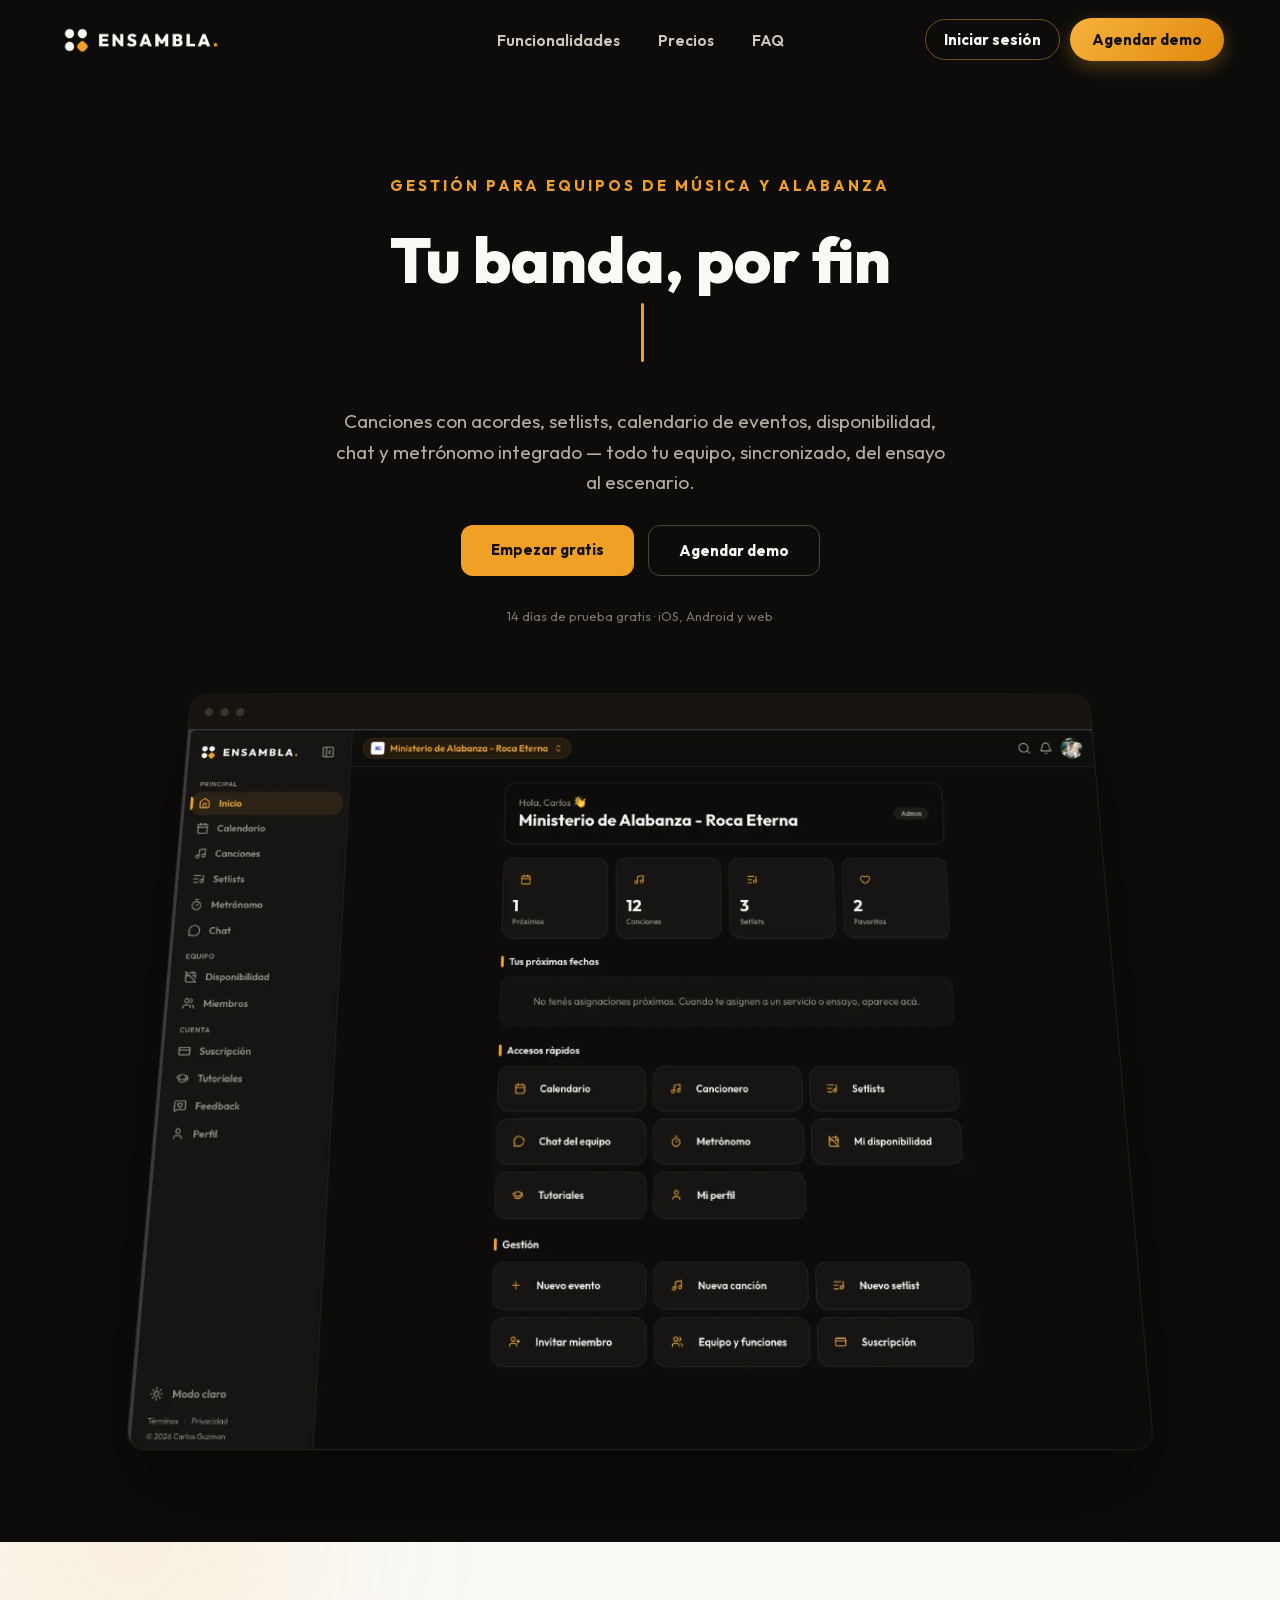
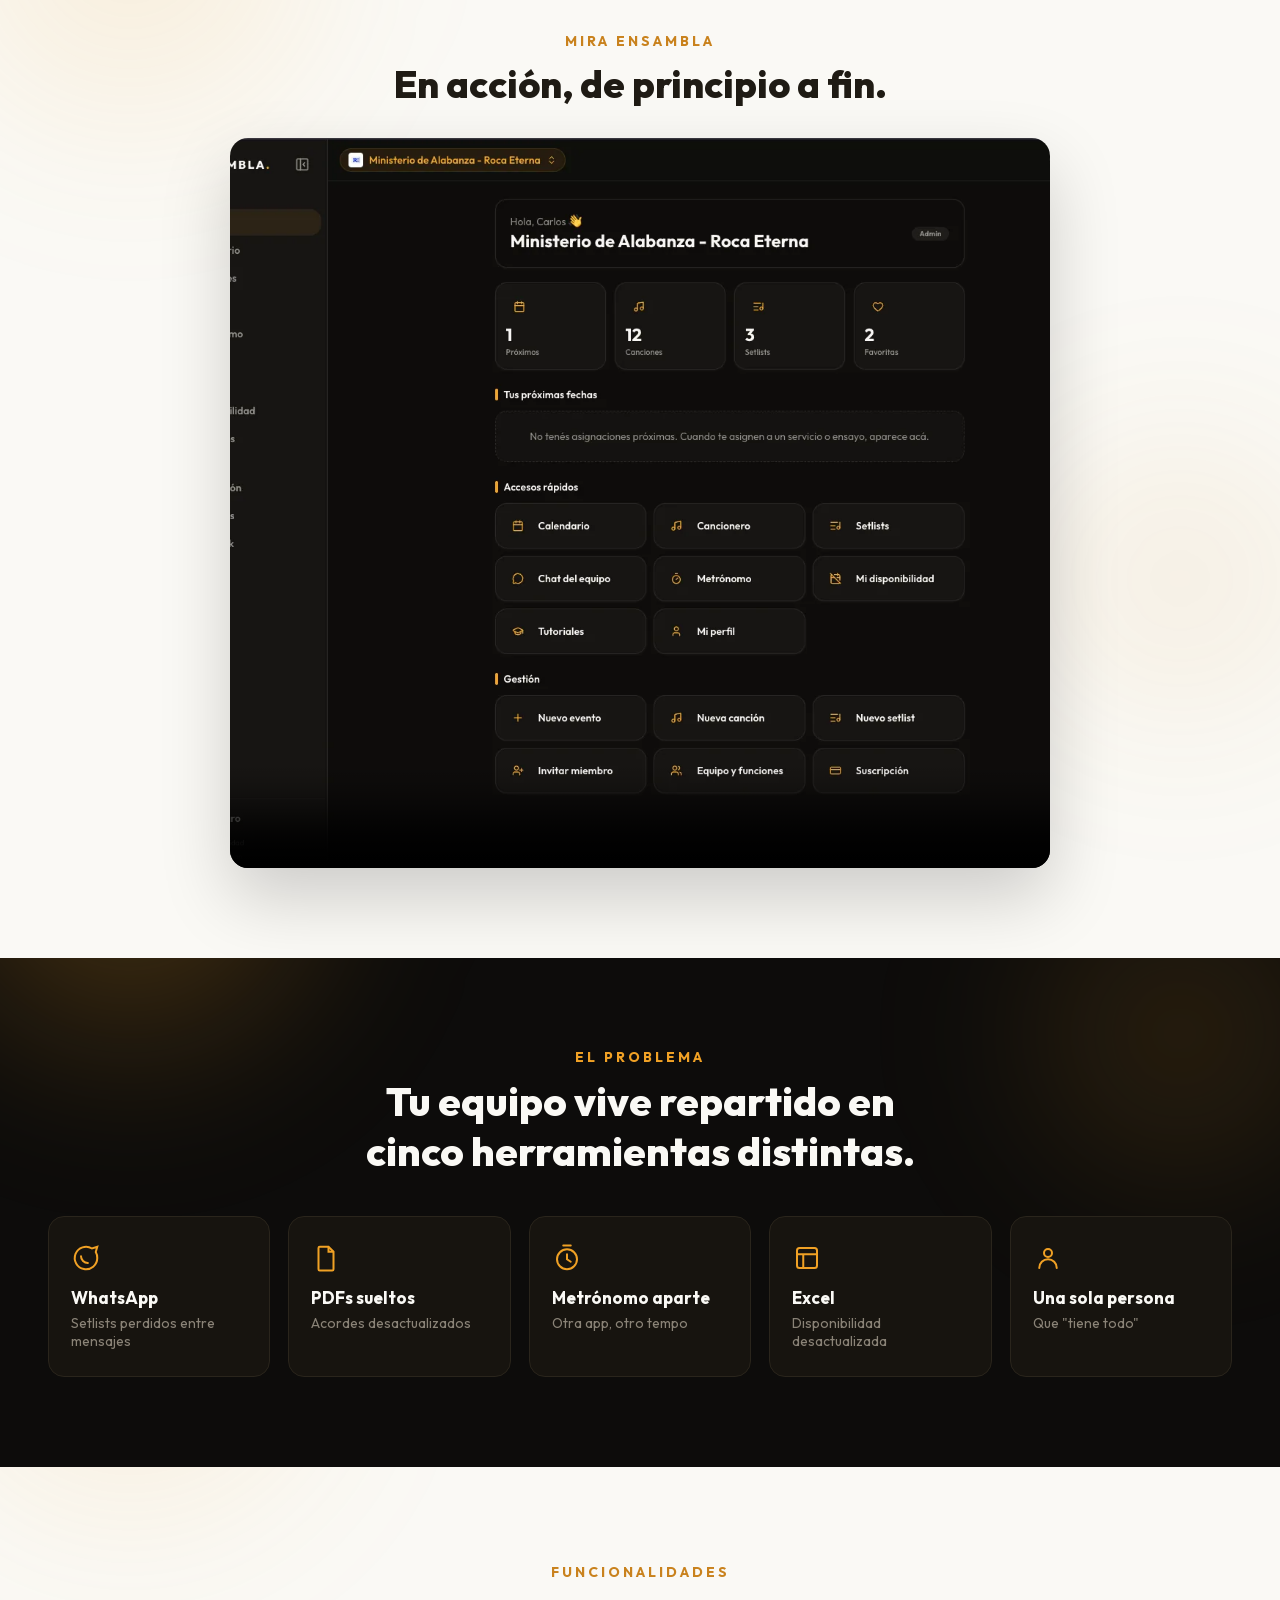
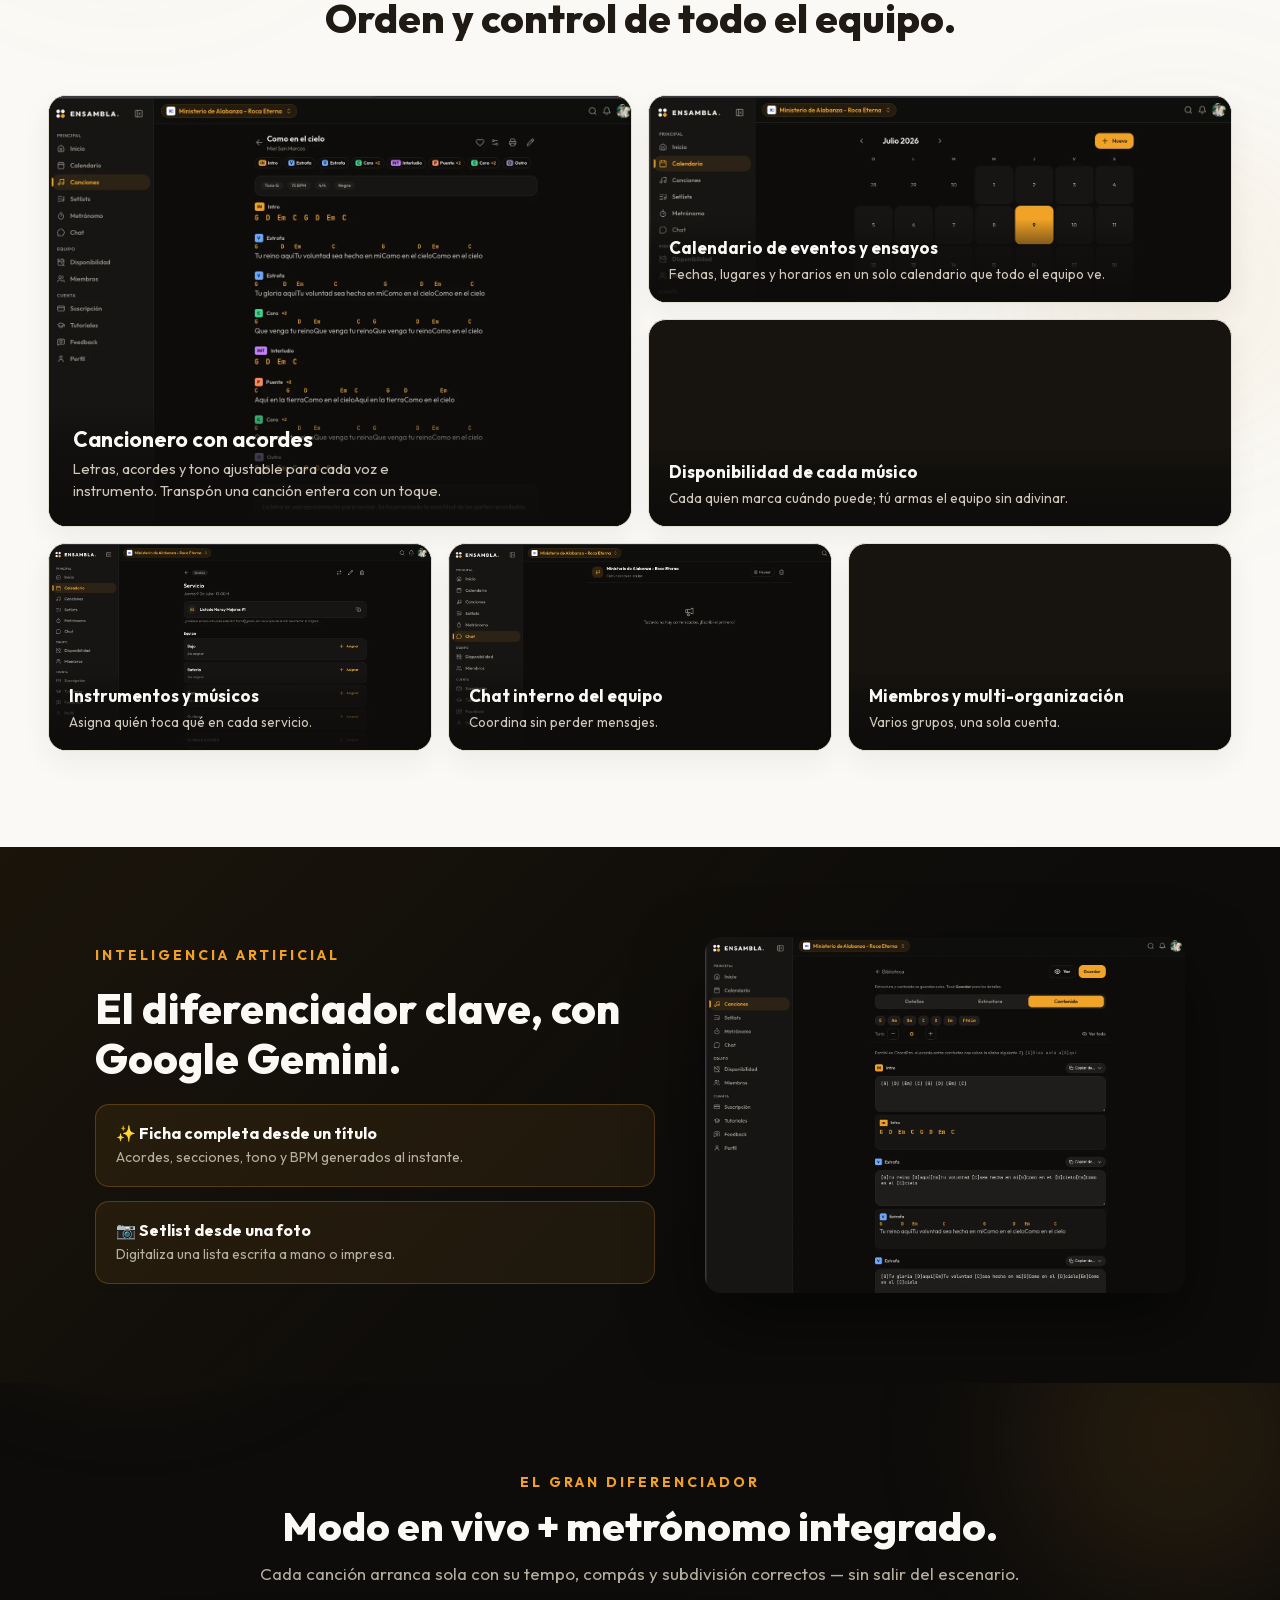
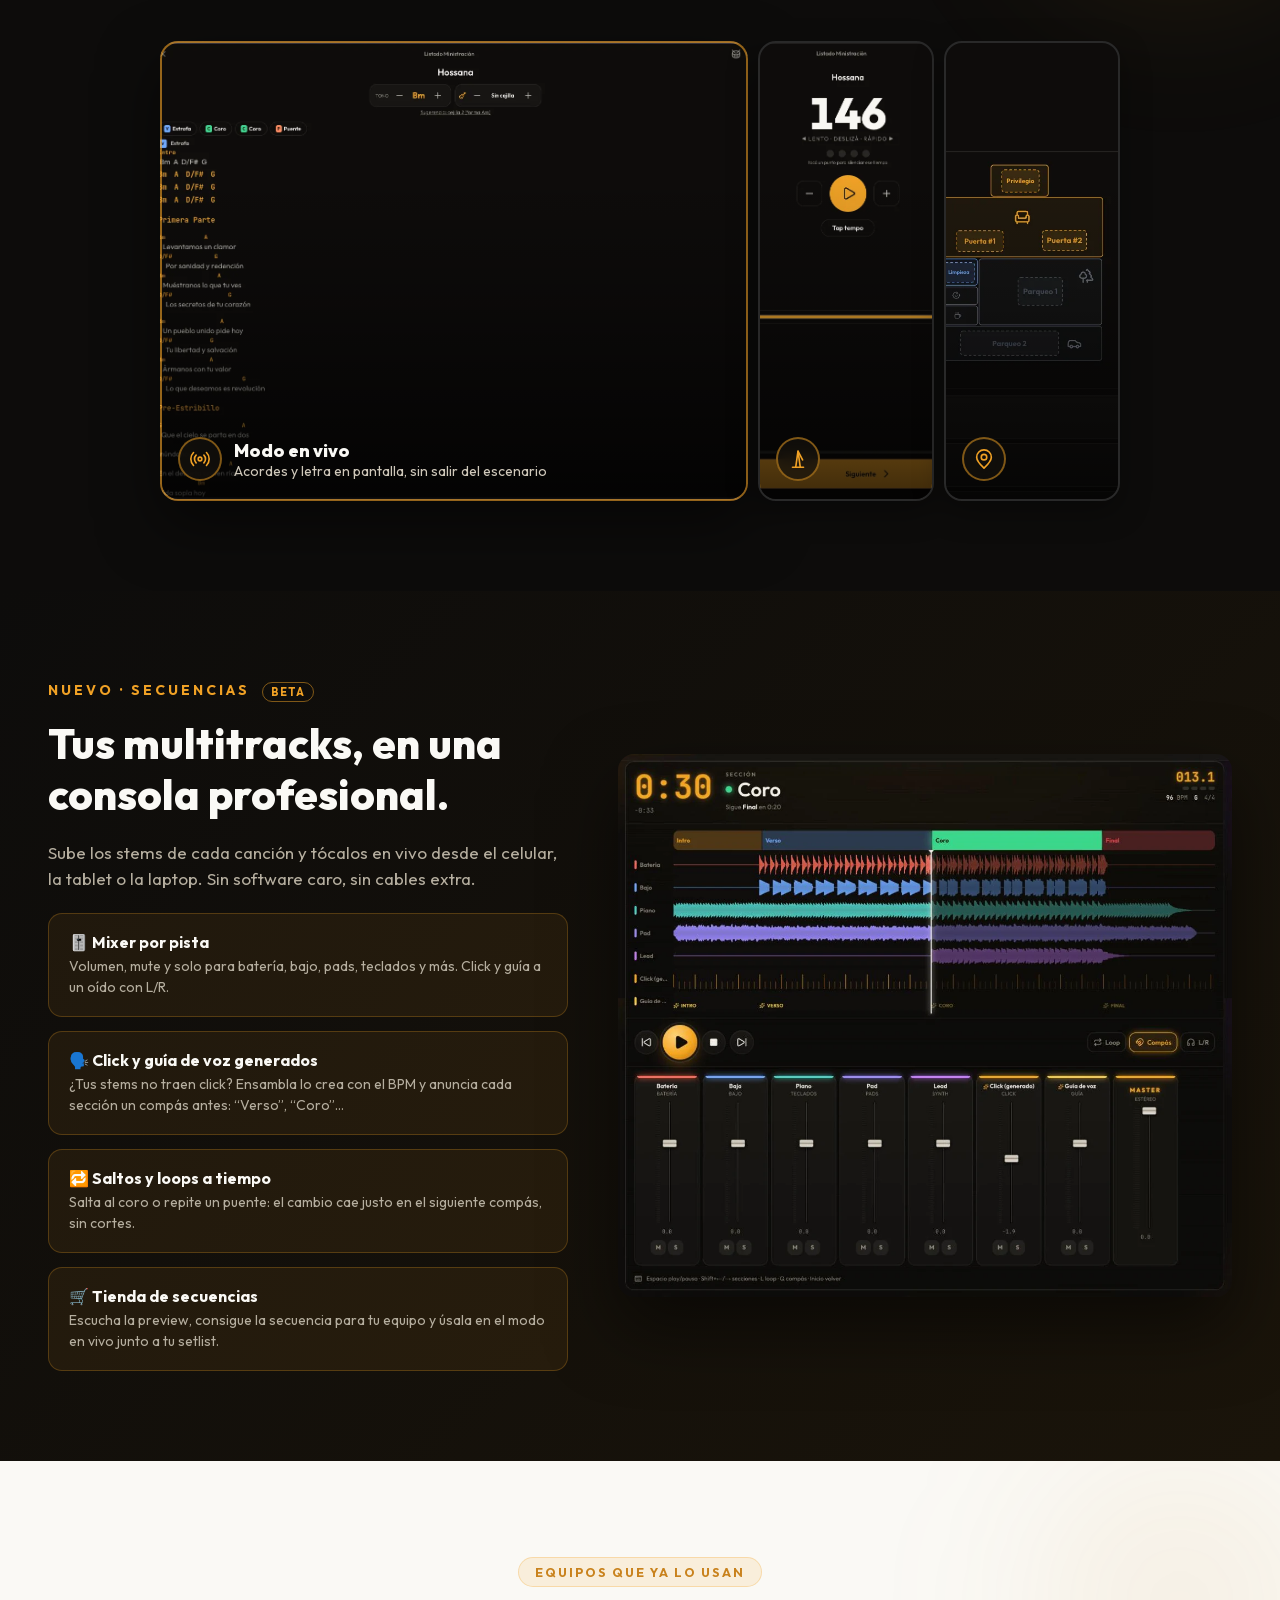
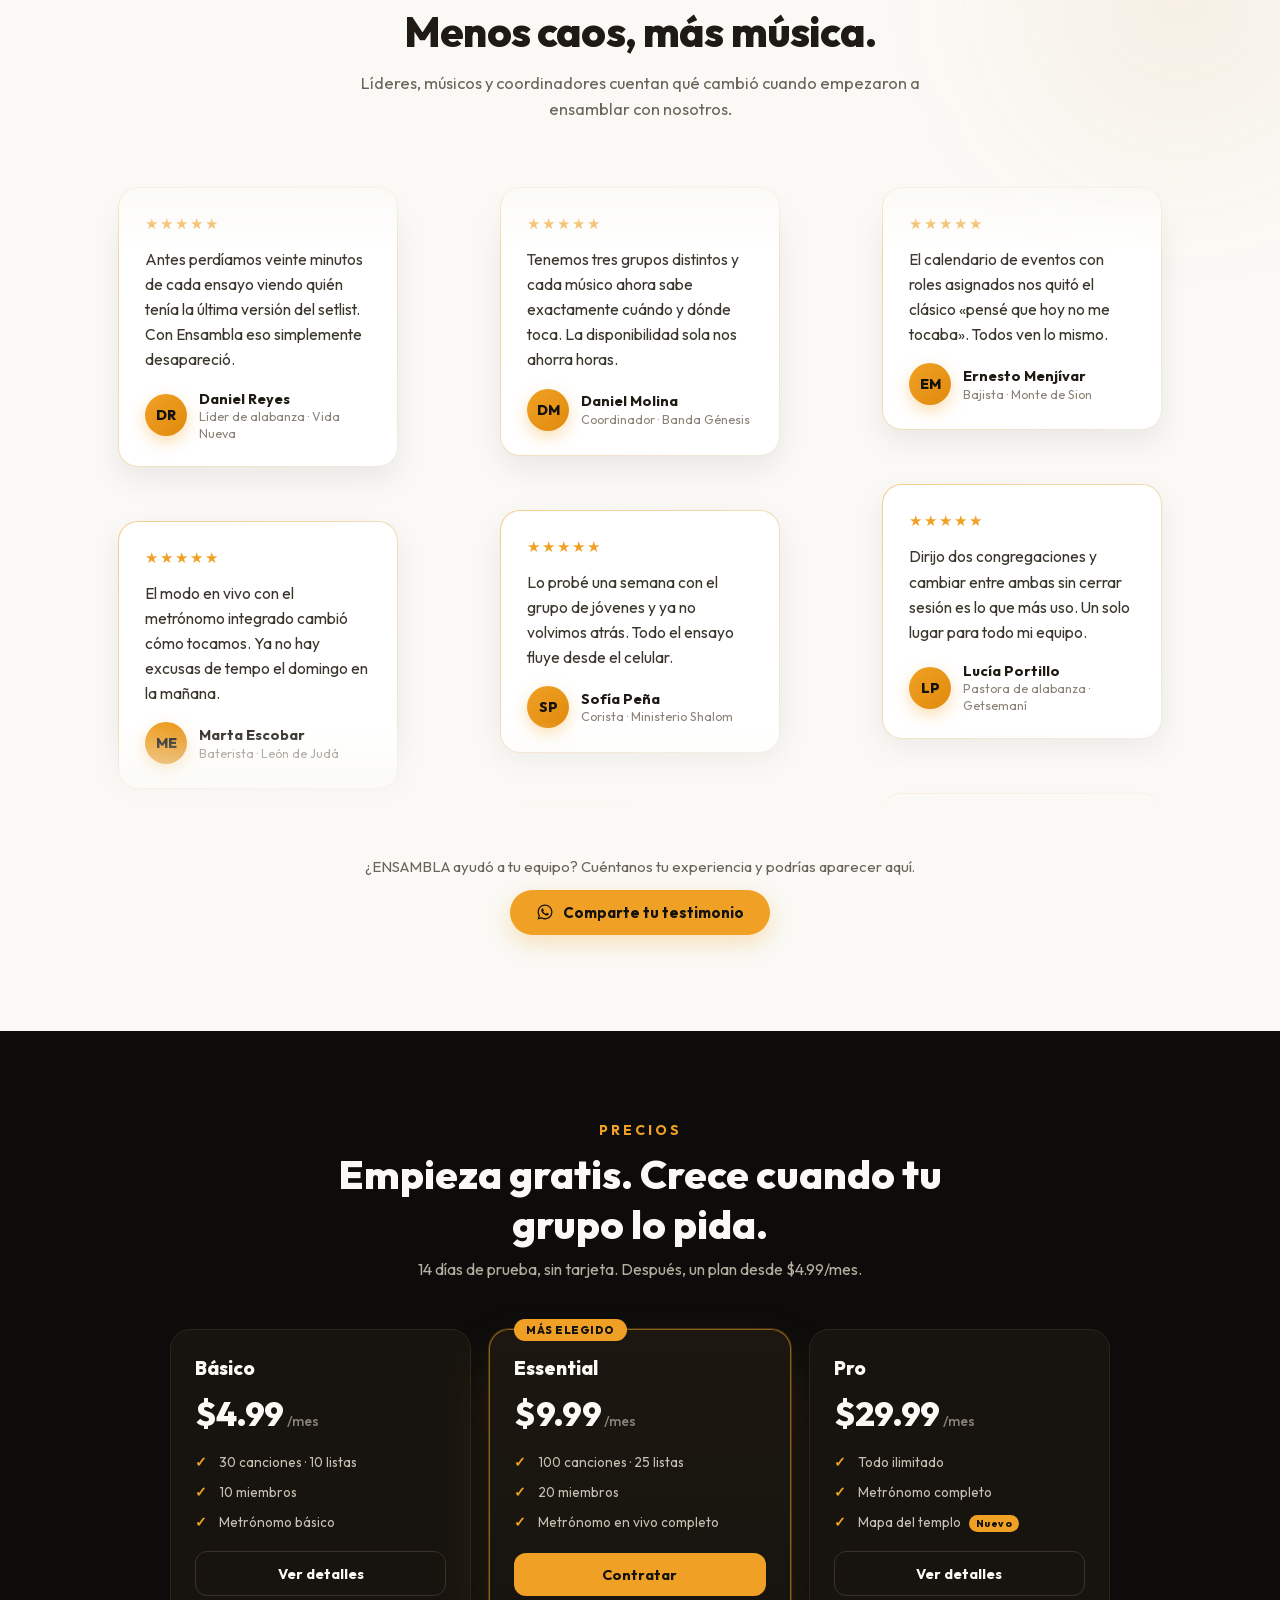
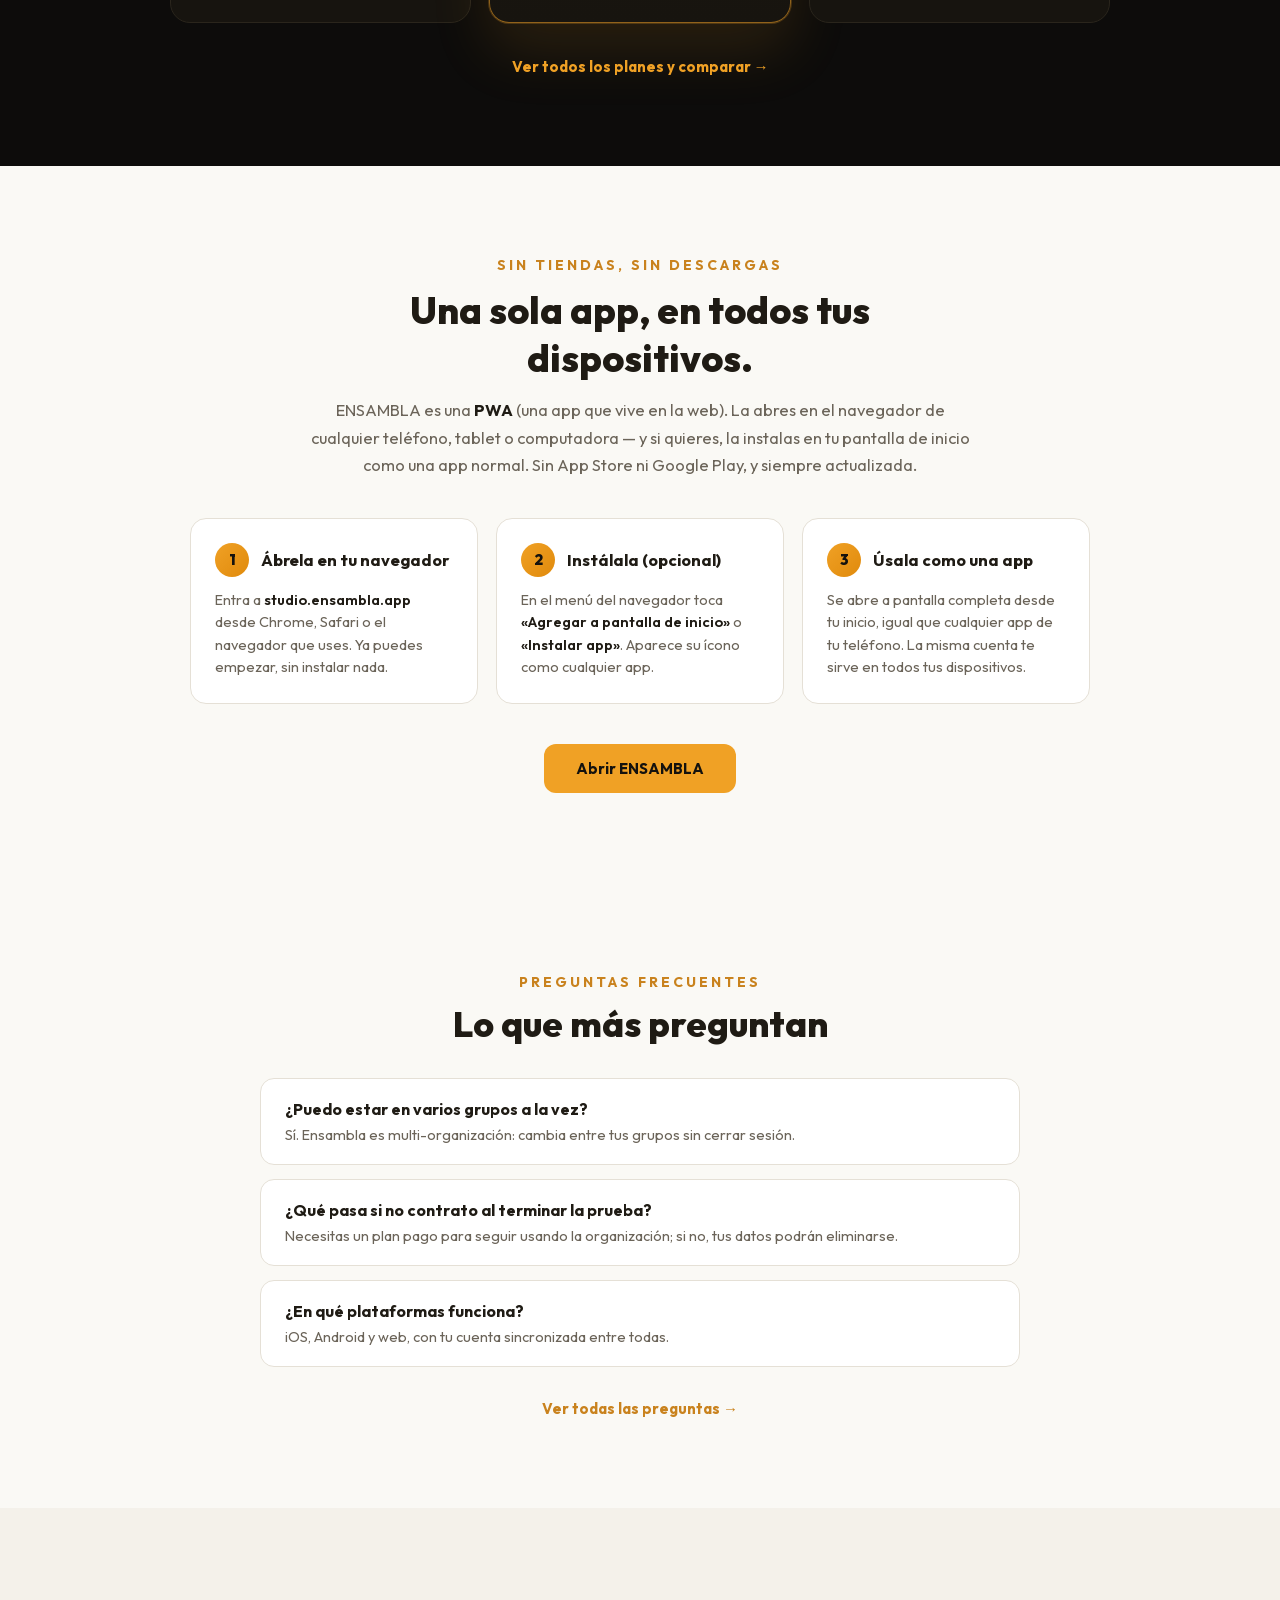
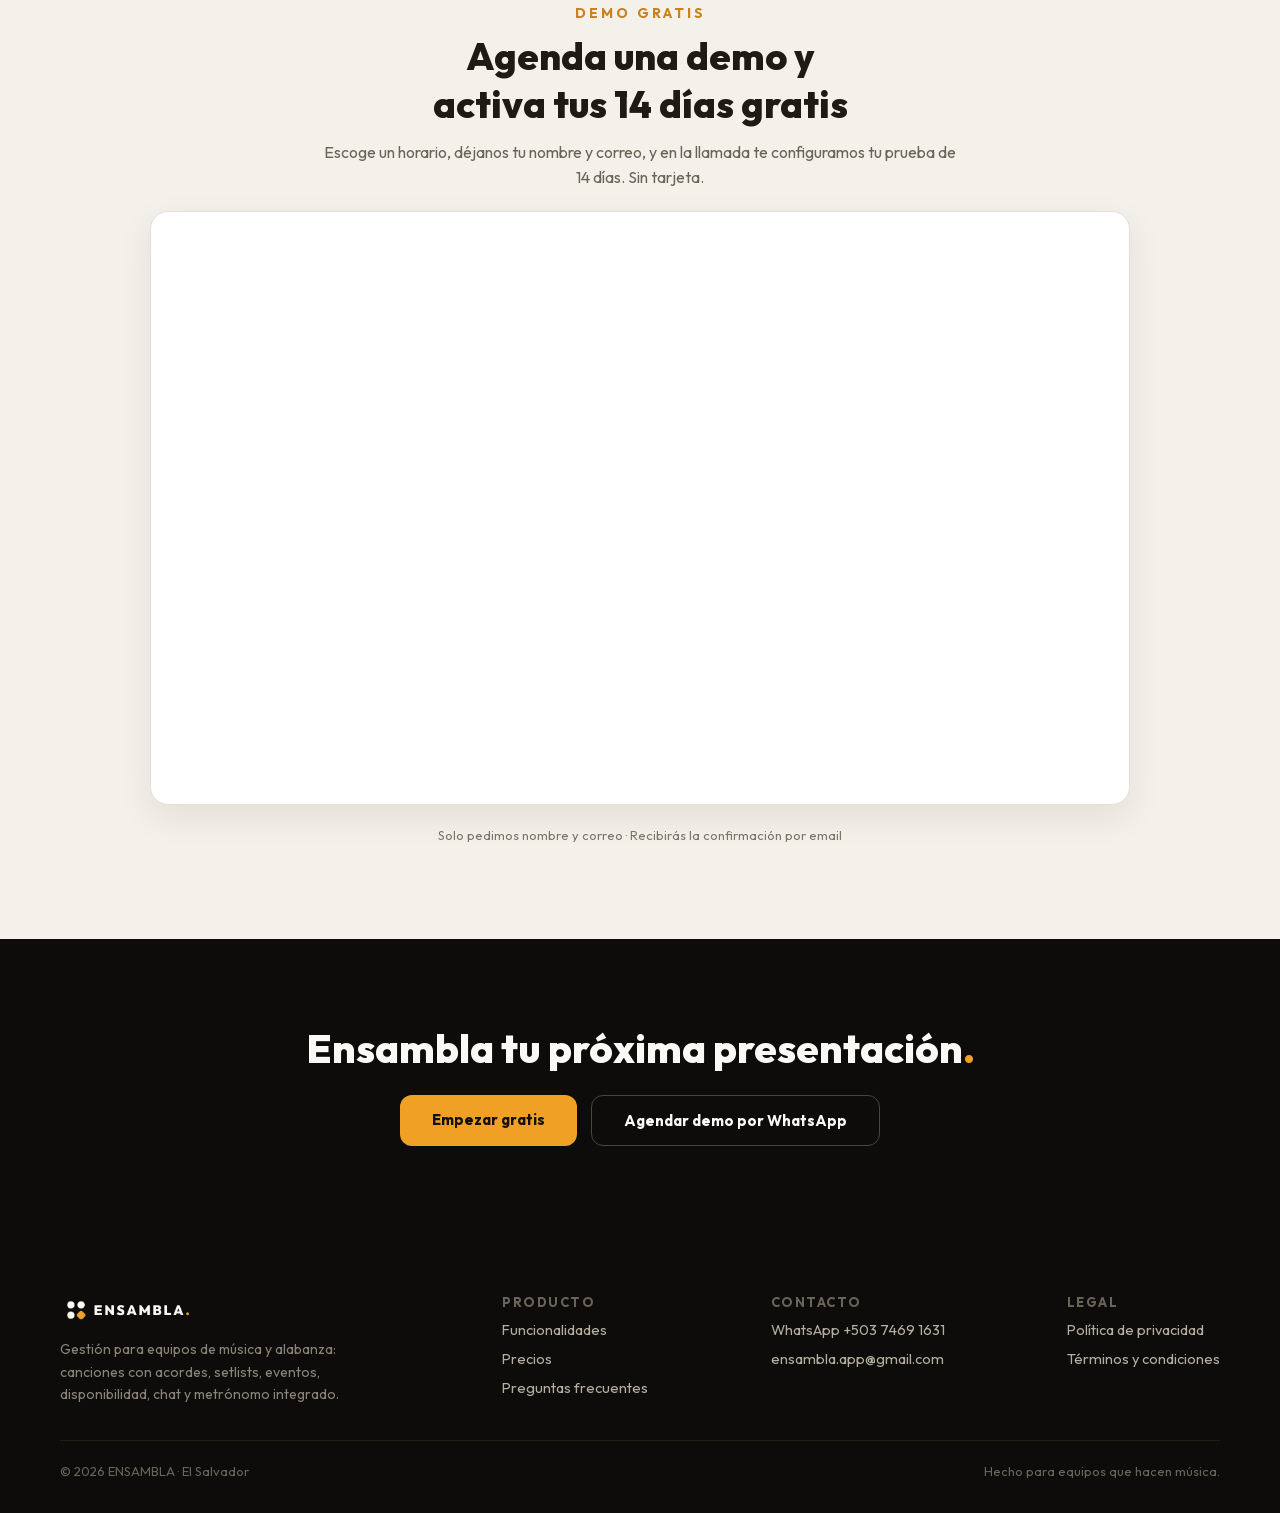
<file: index.html>
<!DOCTYPE html>
<html lang="es">
<head>
  <meta charset="utf-8">
  <meta name="viewport" content="width=device-width, initial-scale=1">
  <title>ENSAMBLA — Gestión para equipos de música y alabanza</title>
  <meta name="description" content="Canciones con acordes, setlists, calendario de eventos, disponibilidad, chat y metrónomo integrado. Todo tu equipo de música sincronizado, del ensayo al escenario. 14 días gratis.">
  <link rel="canonical" href="https://ensambla.vercel.app/">
  <meta name="theme-color" content="#0D0C0B">
  <meta name="robots" content="index, follow, max-image-preview:large">

  <meta property="og:type" content="website">
  <meta property="og:site_name" content="ENSAMBLA">
  <meta property="og:locale" content="es_ES">
  <meta property="og:title" content="ENSAMBLA — Gestión para equipos de música y alabanza">
  <meta property="og:description" content="Canciones con acordes, setlists, calendario de eventos, disponibilidad, chat y metrónomo integrado. Todo tu equipo de música sincronizado, del ensayo al escenario. 14 días gratis.">
  <meta property="og:url" content="https://ensambla.vercel.app/">
  <meta property="og:image" content="https://ensambla.vercel.app/assets/img/hero-dashboard.webp">
  <meta property="og:image:width" content="1339">
  <meta property="og:image:height" content="996">
  <meta name="twitter:card" content="summary_large_image">
  <meta name="twitter:title" content="ENSAMBLA — Gestión para equipos de música y alabanza">
  <meta name="twitter:description" content="Canciones con acordes, setlists, calendario de eventos, disponibilidad, chat y metrónomo integrado. Todo tu equipo de música sincronizado, del ensayo al escenario. 14 días gratis.">
  <meta name="twitter:image" content="https://ensambla.vercel.app/assets/img/hero-dashboard.webp">

  <link rel="icon" href="favicon.svg" type="image/svg+xml">
  <link rel="icon" href="assets/brand/icono-app-oscuro.png" type="image/png" sizes="1024x1024">
  <link rel="apple-touch-icon" href="assets/brand/icono-app-oscuro.png">
  <link rel="manifest" href="site.webmanifest">

  <link rel="preload" as="font" type="font/woff2" href="assets/fonts/outfit-latin.woff2" crossorigin>
  <link rel="preload" as="image" href="assets/img/hero-dashboard.webp" fetchpriority="high">
  <link rel="stylesheet" href="assets/css/styles.css?v=01e33ac7">

  <script type="application/ld+json">{"@context":"https://schema.org","@type":"Organization","name":"ENSAMBLA","url":"https://ensambla.vercel.app","logo":"https://ensambla.vercel.app/favicon.svg","email":"ensambla.app@gmail.com","areaServed":"SV","sameAs":[],"contactPoint":{"@type":"ContactPoint","contactType":"ventas","telephone":"+50374691631","availableLanguage":"es"}}</script>
  <script type="application/ld+json">{"@context":"https://schema.org","@type":"SoftwareApplication","name":"ENSAMBLA","applicationCategory":"BusinessApplication","operatingSystem":"iOS, Android, Web","description":"Canciones con acordes, setlists, calendario de eventos, disponibilidad, chat y metrónomo integrado. Todo tu equipo de música sincronizado, del ensayo al escenario. 14 días gratis.","url":"https://ensambla.vercel.app","offers":{"@type":"Offer","price":"4.99","priceCurrency":"USD","description":"Desde $4.99/mes, 14 días de prueba gratis"}}</script>
</head>
<body>
<div id="loader" role="status" aria-live="polite" aria-label="Cargando ENSAMBLA"><svg class="loader-mark" viewBox="0 0 120 120" aria-hidden="true"><circle cx="24" cy="24" r="10" fill="#FAF9F5"/><circle cx="60" cy="24" r="10" fill="#FAF9F5"/><circle cx="24" cy="60" r="10" fill="#FAF9F5"/><rect x="46" y="46" width="26" height="26" rx="8" fill="#F0A125" transform="rotate(45 60 60)"/></svg></div>
<div id="progress" aria-hidden="true"></div>
<div class="site-main" style="display: flex; flex-direction: column;">

  <header class="nav">
  <a class="nav__brand" href="index.html" title="ENSAMBLA — inicio"><img class="nav__logo-img" src="assets/brand/logo-completo-oscuro.png" alt="ENSAMBLA" width="1573" height="370"></a>
  <button class="nav__toggle" aria-label="Abrir menú" aria-expanded="false" aria-controls="nav-menu"><span></span><span></span><span></span></button>
  <div class="nav__menu" id="nav-menu">
    <nav class="nav__links" aria-label="Principal">
      <a class="nav__link" href="index.html#funcionalidades">Funcionalidades</a>
      <a class="nav__link" href="precios.html">Precios</a>
      <a class="nav__link" href="faq.html">FAQ</a>
    </nav>
    <div class="nav__actions">
      <a class="nav__login" href="https://studio.ensambla.app" title="Iniciar sesión en ENSAMBLA">Iniciar sesión</a>
      <a class="nav__cta" href="index.html#demo" title="Agendar una demo gratis">Agendar demo</a>
    </div>
  </div>
</header>

  <!-- HERO -->
  <div style="background: #0D0C0B; padding: clamp(56px,9vw,96px) clamp(20px,5vw,48px) clamp(70px,9vw,100px); display: flex; flex-direction: column; align-items: center; gap: 28px; text-align: center; row-gap: 28px;">
    <div style="font-family: 'Outfit'; font-weight: 700; font-size: 15px; letter-spacing: 3px; color: #F0A125;">GESTIÓN PARA EQUIPOS DE MÚSICA Y ALABANZA</div>
    <h1 style="font-family: 'Outfit'; font-weight: 800; font-size: clamp(36px,6vw,64px); color: #FAF9F5; margin: 0 0 8px; max-width: 1040px; line-height: 1.15; text-wrap: balance;">Tu banda, por fin <span class="tw" data-words="organizada,sincronizada,afinada,en sintonía,lista"><span class="tw__word">organizada</span><span class="tw__caret" aria-hidden="true"></span></span></h1>
    <p style="font-family: 'Outfit'; font-size: clamp(16px,2vw,19px); line-height: 1.6; color: #B5AE9F; max-width: 640px; margin: 0; text-wrap: pretty;">Canciones con acordes, setlists, calendario de eventos, disponibilidad, chat y metrónomo integrado — todo tu equipo, sincronizado, del ensayo al escenario.</p>
    <div style="display: flex; gap: 14px 14px; flex-wrap: wrap; justify-content: center; row-gap: 16px;">
      <a href="https://studio.ensambla.app" style="display: inline-block; background: #F0A125; color: #14120E; font-weight: 700; font-size: 15px; padding: 15px 30px; border-radius: 12px; text-decoration: none; white-space: nowrap;">Empezar gratis</a>
      <a href="#demo" style="display: inline-block; background: transparent; color: #FAF9F5; border: 1.5px solid #4A453B; font-weight: 700; font-size: 15px; padding: 15px 30px; border-radius: 12px; text-decoration: none; white-space: nowrap;">Agendar demo</a>
    </div>
    <div style="font-family: 'Outfit'; font-size: 13px; color: #7B756A; margin-top: 4px;">14 días de prueba gratis · iOS, Android y web</div>

    <div class="hero-mockup" style="margin-top: 20px; width: 100%; max-width: 980px; border-radius: 18px; overflow: hidden; box-shadow: 0 40px 90px rgba(0,0,0,0.5); border: 1px solid #221E17;">
      <div style="height: 40px; background: #17140F; display: flex; align-items: center; gap: 8px; padding: 0 16px;">
        <div style="width: 9px; height: 9px; border-radius: 50%; background: #3A362C;"></div>
        <div style="width: 9px; height: 9px; border-radius: 50%; background: #3A362C;"></div>
        <div style="width: 9px; height: 9px; border-radius: 50%; background: #3A362C;"></div>
      </div>
      <img src="assets/img/hero-dashboard.webp" alt="Panel de ENSAMBLA con setlists, calendario y músicos del equipo" title="Panel de ENSAMBLA con setlists, calendario y músicos del equipo" width="1339" height="996" loading="eager" fetchpriority="high" decoding="async" style="width: 100%; display: block;;height:auto">
    </div>
  </div>

  <!-- VIDEO -->
  <div style="background: #FAF9F5; padding: clamp(56px,8vw,90px) clamp(20px,5vw,48px); display: flex; flex-direction: column; align-items: center; gap: 30px;">
    <div style="text-align: center;">
      <div style="font-family: 'Outfit'; font-weight: 700; font-size: 14px; letter-spacing: 3px; color: #C9821D;">MIRA ENSAMBLA</div>
      <h2 style="font-family: 'Outfit'; font-weight: 800; font-size: clamp(28px,4vw,38px); color: #1F1B14; margin: 10px 0 0;">En acción, de principio a fin.</h2>
    </div>
    <div style="width: 100%; max-width: 820px; aspect-ratio: 1112/990; border-radius: 18px; overflow: hidden; box-shadow: 0 30px 70px rgba(0,0,0,0.18); position: relative;">
      <video autoplay muted loop playsinline controls preload="auto" poster="assets/img/hero-dashboard.webp" style="position:absolute; inset:0; width:100%; height:100%; object-fit:cover; background:#0D0C0B;" title="Recorrido por ENSAMBLA">
  <source src="assets/video/recorrido-ensambla.mp4" type="video/mp4">
  Tu navegador no reproduce este video. <a href="https://wa.me/50374691631?text=Hola%2C%20quiero%20ver%20una%20demo%20de%20ENSAMBLA" target="_blank" rel="noopener">Ver la demo por WhatsApp</a>.
</video>
    </div>
  </div>

  <!-- PROBLEMA -->
  <div style="background: #0D0C0B; padding: clamp(56px,8vw,90px) clamp(20px,5vw,48px); display: flex; flex-direction: column; gap: 40px; align-items: center;">
    <div style="text-align: center; max-width: 760px;">
      <div style="font-family: 'Outfit'; font-weight: 700; font-size: 14px; letter-spacing: 3px; color: #F0A125;">EL PROBLEMA</div>
      <h2 style="font-family: 'Outfit'; font-weight: 800; font-size: clamp(28px,4vw,40px); color: #FAF9F5; margin: 10px 0 0; text-wrap: balance;">Tu equipo vive repartido en cinco herramientas distintas.</h2>
    </div>
    <div class="reveal-grid" style="display: grid; grid-template-columns: repeat(auto-fit, minmax(200px, 1fr)); gap: 18px; max-width: 1200px; width: 100%;">
      <div style="background: #17140F; border: 1px solid #2A251C; border-radius: 16px; padding: 26px 22px;"><svg width="30" height="30" viewBox="0 0 24 24" fill="none" style="margin-bottom: 10px;"><path d="M21 12a9 9 0 1 1-4.2-7.6L21 3l-1.2 4.2A8.9 8.9 0 0 1 21 12Z" stroke="#F0A125" stroke-width="1.6"></path><path d="M8 10.5c0 3 2.5 5.5 5.5 5.5" stroke="#F0A125" stroke-width="1.6" stroke-linecap="round"></path></svg><div style="font-family: 'Outfit'; font-weight: 700; font-size: 17px; color: #FAF9F5;">WhatsApp</div><div style="font-family: 'Outfit'; font-size: 14px; color: #8A8377; margin-top: 6px;">Setlists perdidos entre mensajes</div></div>
      <div style="background: #17140F; border: 1px solid #2A251C; border-radius: 16px; padding: 26px 22px;"><svg width="30" height="30" viewBox="0 0 24 24" fill="none" style="margin-bottom: 10px;"><path d="M7 3h7l4 4v14a1 1 0 0 1-1 1H7a1 1 0 0 1-1-1V4a1 1 0 0 1 1-1Z" stroke="#F0A125" stroke-width="1.6"></path><path d="M14 3v4h4" stroke="#F0A125" stroke-width="1.6"></path></svg><div style="font-family: 'Outfit'; font-weight: 700; font-size: 17px; color: #FAF9F5;">PDFs sueltos</div><div style="font-family: 'Outfit'; font-size: 14px; color: #8A8377; margin-top: 6px;">Acordes desactualizados</div></div>
      <div style="background: #17140F; border: 1px solid #2A251C; border-radius: 16px; padding: 26px 22px;"><svg width="30" height="30" viewBox="0 0 24 24" fill="none" style="margin-bottom: 10px;"><circle cx="12" cy="13" r="8" stroke="#F0A125" stroke-width="1.6"></circle><path d="M12 9v4l3 2" stroke="#F0A125" stroke-width="1.6" stroke-linecap="round"></path><path d="M9 2h6" stroke="#F0A125" stroke-width="1.6" stroke-linecap="round"></path></svg><div style="font-family: 'Outfit'; font-weight: 700; font-size: 17px; color: #FAF9F5;">Metrónomo aparte</div><div style="font-family: 'Outfit'; font-size: 14px; color: #8A8377; margin-top: 6px;">Otra app, otro tempo</div></div>
      <div style="background: #17140F; border: 1px solid #2A251C; border-radius: 16px; padding: 26px 22px;"><svg width="30" height="30" viewBox="0 0 24 24" fill="none" style="margin-bottom: 10px;"><rect x="4" y="4" width="16" height="16" rx="2" stroke="#F0A125" stroke-width="1.6"></rect><path d="M4 9h16M9 9v11" stroke="#F0A125" stroke-width="1.6"></path></svg><div style="font-family: 'Outfit'; font-weight: 700; font-size: 17px; color: #FAF9F5;">Excel</div><div style="font-family: 'Outfit'; font-size: 14px; color: #8A8377; margin-top: 6px;">Disponibilidad desactualizada</div></div>
      <div style="background: #17140F; border: 1px solid #2A251C; border-radius: 16px; padding: 26px 22px;"><svg width="30" height="30" viewBox="0 0 24 24" fill="none" style="margin-bottom: 10px;"><circle cx="12" cy="8" r="3.2" stroke="#F0A125" stroke-width="1.6"></circle><path d="M5 20c0-3.9 3.1-7 7-7s7 3.1 7 7" stroke="#F0A125" stroke-width="1.6" stroke-linecap="round"></path></svg><div style="font-family: 'Outfit'; font-weight: 700; font-size: 17px; color: #FAF9F5;">Una sola persona</div><div style="font-family: 'Outfit'; font-size: 14px; color: #8A8377; margin-top: 6px;">Que "tiene todo"</div></div>
    </div>
  </div>

  <div id="funcionalidades" style="background: #FAF9F5; padding: clamp(56px,8vw,96px) clamp(20px,5vw,48px);">
  <div style="text-align: center; max-width: 760px; margin: 0 auto clamp(36px,5vw,52px);">
    <div style="font-family: 'Outfit'; font-weight: 700; font-size: 14px; letter-spacing: 3px; color: #C9821D;">FUNCIONALIDADES</div>
    <h2 style="font-family: 'Outfit'; font-weight: 800; font-size: clamp(28px,4vw,40px); color: #1F1B14; margin: 12px 0 0;">Orden y control de todo el equipo.</h2>
  </div>
  <div class="bento">
    <article class="bento__item b-wide b-tall">
      <img src="assets/img/cancionero-acordes.webp" alt="Cancionero con acordes en ENSAMBLA" title="Cancionero con acordes" loading="lazy" decoding="async">
      <div class="bento__cap"><h3>Cancionero con acordes</h3><p>Letras, acordes y tono ajustable para cada voz e instrumento. Transpón una canción entera con un toque.</p></div>
    </article>
    <article class="bento__item b-wide">
      <img src="assets/img/calendario-eventos.webp" alt="Calendario de eventos y ensayos en ENSAMBLA" title="Calendario de eventos y ensayos" loading="lazy" decoding="async">
      <div class="bento__cap"><h3>Calendario de eventos y ensayos</h3><p>Fechas, lugares y horarios en un solo calendario que todo el equipo ve.</p></div>
    </article>
    <article class="bento__item b-wide">
      <img src="assets/img/disponibilidad.webp" alt="Disponibilidad de cada músico en ENSAMBLA" title="Disponibilidad de cada músico" loading="lazy" decoding="async">
      <div class="bento__cap"><h3>Disponibilidad de cada músico</h3><p>Cada quien marca cuándo puede; tú armas el equipo sin adivinar.</p></div>
    </article>
    <article class="bento__item b-md">
      <img src="assets/img/instrumentos-musicos.webp" alt="Instrumentos y músicos en ENSAMBLA" title="Instrumentos y músicos" loading="lazy" decoding="async">
      <div class="bento__cap"><h3>Instrumentos y músicos</h3><p>Asigna quién toca qué en cada servicio.</p></div>
    </article>
    <article class="bento__item b-md">
      <img src="assets/img/chat-equipo.webp" alt="Chat interno del equipo en ENSAMBLA" title="Chat interno del equipo" loading="lazy" decoding="async">
      <div class="bento__cap"><h3>Chat interno del equipo</h3><p>Coordina sin perder mensajes.</p></div>
    </article>
    <article class="bento__item b-md">
      <img src="assets/img/miembros-roles.webp" alt="Miembros y multi-organización en ENSAMBLA" title="Miembros y multi-organización" loading="lazy" decoding="async">
      <div class="bento__cap"><h3>Miembros y multi-organización</h3><p>Varios grupos, una sola cuenta.</p></div>
    </article>
  </div>
</div>


  <!-- IA -->
  <div style="background: linear-gradient(135deg, #1A140A 0%, #0D0C0B 60%); padding: clamp(56px,8vw,90px) clamp(20px,5vw,48px); display: flex; flex-wrap: wrap; align-items: center; gap: 50px; justify-content: center;">
    <div style="flex: 1 1 420px; max-width: 560px; display: flex; flex-direction: column; gap: 20px;">
      <div style="font-family: 'Outfit'; font-weight: 700; font-size: 14px; letter-spacing: 3px; color: #F0A125;">INTELIGENCIA ARTIFICIAL</div>
      <h2 style="font-family: 'Outfit'; font-weight: 800; font-size: clamp(28px,4vw,42px); color: #FAF9F5; margin: 0; line-height: 1.2;">El diferenciador clave, con Google Gemini.</h2>
      <div style="display: flex; flex-direction: column; gap: 14px;">
        <div style="background: rgba(240,161,37,0.08); border: 1px solid rgba(240,161,37,0.25); border-radius: 14px; padding: 18px 20px;">
          <div style="font-family: 'Outfit'; font-weight: 700; color: #FAF9F5; font-size: 16px; margin-bottom: 4px;">✨ Ficha completa desde un título</div>
          <div style="font-family: 'Outfit'; font-size: 14px; color: #B5AE9F; line-height: 1.5;">Acordes, secciones, tono y BPM generados al instante.</div>
        </div>
        <div style="background: rgba(240,161,37,0.08); border: 1px solid rgba(240,161,37,0.25); border-radius: 14px; padding: 18px 20px;">
          <div style="font-family: 'Outfit'; font-weight: 700; color: #FAF9F5; font-size: 16px; margin-bottom: 4px;">📷 Setlist desde una foto</div>
          <div style="font-family: 'Outfit'; font-size: 14px; color: #B5AE9F; line-height: 1.5;">Digitaliza una lista escrita a mano o impresa.</div>
        </div>
      </div>
    </div>
    <div style="flex: 1 1 380px; max-width: 480px; display: flex; justify-content: center;">
      <img src="assets/img/inteligencia-artificial.webp" alt="Funciones de IA con Google Gemini en ENSAMBLA" title="Funciones de IA con Google Gemini en ENSAMBLA" width="1332" height="989" loading="lazy" decoding="async" style="width: 100%; border-radius: 16px; box-shadow: 0 30px 70px rgba(0,0,0,0.5);;height:auto">
    </div>
  </div>

  <!-- MODO EN VIVO -->
  <div style="background: #0D0C0B; padding: clamp(56px,8vw,90px) clamp(20px,5vw,48px); display: flex; flex-direction: column; align-items: center; gap: 40px;">
    <div style="text-align: center; max-width: 760px;">
      <div style="font-family: 'Outfit'; font-weight: 700; font-size: 14px; letter-spacing: 3px; color: #F0A125;">EL GRAN DIFERENCIADOR</div>
      <h2 style="font-family: 'Outfit'; font-weight: 800; font-size: clamp(28px,4vw,40px); color: #FAF9F5; margin: 10px 0 0;">Modo en vivo + metrónomo integrado.</h2>
      <p style="font-family: 'Outfit'; font-size: 17px; color: #B5AE9F; margin-top: 12px;">Cada canción arranca sola con su tempo, compás y subdivisión correctos — sin salir del escenario.</p>
    </div>
    <div class="iselect" aria-label="Modo en vivo y metrónomo">
      <div class="iselect__panel is-active" tabindex="0" role="button" aria-label="Modo en vivo" style="background-image: url('assets/img/modo-en-vivo-1.webp');">
        <div class="iselect__label">
          <span class="iselect__icon" aria-hidden="true"><svg width="22" height="22" viewBox="0 0 24 24" fill="none" stroke="currentColor" stroke-width="1.8" stroke-linecap="round" stroke-linejoin="round"><circle cx="12" cy="12" r="2"/><path d="M7.76 16.24a6 6 0 0 1 0-8.49M16.24 7.76a6 6 0 0 1 0 8.49M4.93 19.07a10 10 0 0 1 0-14.14M19.07 4.93a10 10 0 0 1 0 14.14"/></svg></span>
          <span class="iselect__text">
            <span class="iselect__title">Modo en vivo</span>
            <span class="iselect__sub">Acordes y letra en pantalla, sin salir del escenario</span>
          </span>
        </div>
      </div>
      <div class="iselect__panel" tabindex="0" role="button" aria-label="Metrónomo integrado" style="background-image: url('assets/img/modo-en-vivo-2.webp');">
        <div class="iselect__label">
          <span class="iselect__icon" aria-hidden="true"><svg width="22" height="22" viewBox="0 0 24 24" fill="none" stroke="currentColor" stroke-width="1.8" stroke-linecap="round" stroke-linejoin="round"><path d="M6 21h12"/><path d="M9.5 21 12 3.5 14.5 21"/><path d="M12 3.5 17 13"/></svg></span>
          <span class="iselect__text">
            <span class="iselect__title">Metrónomo integrado</span>
            <span class="iselect__sub">Tempo, compás y subdivisión por canción</span>
          </span>
        </div>
      </div>
      <div class="iselect__panel" tabindex="0" role="button" aria-label="Mapa del templo" style="background-image: url('assets/img/mapa-templo.webp'); background-color: #0D0C0B;">
        <div class="iselect__label">
          <span class="iselect__icon" aria-hidden="true"><svg width="22" height="22" viewBox="0 0 24 24" fill="none" stroke="currentColor" stroke-width="1.8" stroke-linecap="round" stroke-linejoin="round"><path d="M20 10c0 4.4-8 12-8 12s-8-7.6-8-12a8 8 0 0 1 16 0Z"/><circle cx="12" cy="10" r="3"/></svg></span>
          <span class="iselect__text">
            <span class="iselect__title">Mapa del templo</span>
            <span class="iselect__sub">Asigna dónde sirve cada servidor</span>
          </span>
        </div>
      </div>
    </div>
  </div>

  <!-- SECUENCIAS -->
  <div id="secuencias" style="background: linear-gradient(135deg, #0D0C0B 0%, #1A140A 100%); padding: clamp(56px,8vw,90px) clamp(20px,5vw,48px); display: flex; flex-wrap: wrap; align-items: center; gap: 50px; justify-content: center;">
    <div style="flex: 1 1 420px; max-width: 520px; display: flex; flex-direction: column; gap: 20px;">
      <div style="font-family: 'Outfit'; font-weight: 700; font-size: 14px; letter-spacing: 3px; color: #F0A125;">NUEVO · SECUENCIAS <span style="font-size: 11px; letter-spacing: 1px; border: 1px solid rgba(240,161,37,0.5); border-radius: 999px; padding: 2px 8px; margin-left: 6px; vertical-align: middle;">BETA</span></div>
      <h2 style="font-family: 'Outfit'; font-weight: 800; font-size: clamp(28px,4vw,42px); color: #FAF9F5; margin: 0; line-height: 1.2;">Tus multitracks, en una consola profesional.</h2>
      <p style="font-family: 'Outfit'; font-size: 17px; color: #B5AE9F; margin: 0; line-height: 1.55;">Sube los stems de cada canción y tócalos en vivo desde el celular, la tablet o la laptop. Sin software caro, sin cables extra.</p>
      <div style="display: flex; flex-direction: column; gap: 14px;">
        <div style="background: rgba(240,161,37,0.08); border: 1px solid rgba(240,161,37,0.25); border-radius: 14px; padding: 18px 20px;">
          <div style="font-family: 'Outfit'; font-weight: 700; color: #FAF9F5; font-size: 16px; margin-bottom: 4px;">🎚️ Mixer por pista</div>
          <div style="font-family: 'Outfit'; font-size: 14px; color: #B5AE9F; line-height: 1.5;">Volumen, mute y solo para batería, bajo, pads, teclados y más. Click y guía a un oído con L/R.</div>
        </div>
        <div style="background: rgba(240,161,37,0.08); border: 1px solid rgba(240,161,37,0.25); border-radius: 14px; padding: 18px 20px;">
          <div style="font-family: 'Outfit'; font-weight: 700; color: #FAF9F5; font-size: 16px; margin-bottom: 4px;">🗣️ Click y guía de voz generados</div>
          <div style="font-family: 'Outfit'; font-size: 14px; color: #B5AE9F; line-height: 1.5;">¿Tus stems no traen click? Ensambla lo crea con el BPM y anuncia cada sección un compás antes: “Verso”, “Coro”…</div>
        </div>
        <div style="background: rgba(240,161,37,0.08); border: 1px solid rgba(240,161,37,0.25); border-radius: 14px; padding: 18px 20px;">
          <div style="font-family: 'Outfit'; font-weight: 700; color: #FAF9F5; font-size: 16px; margin-bottom: 4px;">🔁 Saltos y loops a tiempo</div>
          <div style="font-family: 'Outfit'; font-size: 14px; color: #B5AE9F; line-height: 1.5;">Salta al coro o repite un puente: el cambio cae justo en el siguiente compás, sin cortes.</div>
        </div>
        <div style="background: rgba(240,161,37,0.08); border: 1px solid rgba(240,161,37,0.25); border-radius: 14px; padding: 18px 20px;">
          <div style="font-family: 'Outfit'; font-weight: 700; color: #FAF9F5; font-size: 16px; margin-bottom: 4px;">🛒 Tienda de secuencias</div>
          <div style="font-family: 'Outfit'; font-size: 14px; color: #B5AE9F; line-height: 1.5;">Escucha la preview, consigue la secuencia para tu equipo y úsala en el modo en vivo junto a tu setlist.</div>
        </div>
      </div>
    </div>
    <div style="flex: 1 1 420px; max-width: 620px; display: flex; justify-content: center;">
      <img src="assets/img/secuencias-consola.webp" alt="Consola multitrack de ENSAMBLA reproduciendo la secuencia demo Amanecer: secciones, waveforms y mixer por pista" title="Secuencias multitrack en ENSAMBLA" width="1116" height="987" loading="lazy" decoding="async" style="width: 100%; height: auto; border-radius: 16px; box-shadow: 0 30px 70px rgba(0,0,0,0.5);">
    </div>
  </div>

  <div class="tsection">
  <div class="tsection__head">
    <span class="tsection__badge">EQUIPOS QUE YA LO USAN</span>
    <h2 class="tsection__title">Menos caos, más música.</h2>
    <p class="tsection__sub">Líderes, músicos y coordinadores cuentan qué cambió cuando empezaron a ensamblar con nosotros.</p>
  </div>
  <div class="tmarquee" role="region" aria-label="Testimonios de usuarios">
    <div class="tcol tcol--sm">
      <div class="tcol__track" data-dur="34">
        <figure class="tq">
          <div class="tq__stars" aria-label="5 de 5 estrellas">★★★★★</div>
          <blockquote class="tq__text">Antes perdíamos veinte minutos de cada ensayo viendo quién tenía la última versión del setlist. Con Ensambla eso simplemente desapareció.</blockquote>
          <figcaption class="tq__author"><span class="tq__avatar" aria-hidden="true">DR</span><span class="tq__who"><span class="tq__name">Daniel Reyes</span><span class="tq__role">Líder de alabanza · Vida Nueva</span></span></figcaption>
        </figure>
        <figure class="tq">
          <div class="tq__stars" aria-label="5 de 5 estrellas">★★★★★</div>
          <blockquote class="tq__text">El modo en vivo con el metrónomo integrado cambió cómo tocamos. Ya no hay excusas de tempo el domingo en la mañana.</blockquote>
          <figcaption class="tq__author"><span class="tq__avatar" aria-hidden="true">ME</span><span class="tq__who"><span class="tq__name">Marta Escobar</span><span class="tq__role">Baterista · León de Judá</span></span></figcaption>
        </figure>
        <figure class="tq">
          <div class="tq__stars" aria-label="5 de 5 estrellas">★★★★★</div>
          <blockquote class="tq__text">Paso los acordes al teléfono y los músicos nuevos los leen sin que tenga que imprimir nada. Se acabaron las carpetas.</blockquote>
          <figcaption class="tq__author"><span class="tq__avatar" aria-hidden="true">KV</span><span class="tq__who"><span class="tq__name">Karla Villalta</span><span class="tq__role">Tecladista · Casa de Adoración</span></span></figcaption>
        </figure>
        <figure class="tq">
          <div class="tq__stars" aria-label="5 de 5 estrellas">★★★★★</div>
          <blockquote class="tq__text">Confirmar quién sirve cada fin de semana era un dolor de cabeza por WhatsApp. Ahora cada quien marca su disponibilidad y listo.</blockquote>
          <figcaption class="tq__author"><span class="tq__avatar" aria-hidden="true">RA</span><span class="tq__who"><span class="tq__name">Roberto Aguilar</span><span class="tq__role">Coordinador · Ministerio Emanuel</span></span></figcaption>
        </figure>
      </div>
    </div>
    <div class="tcol tcol--md">
      <div class="tcol__track" data-dur="42">
        <figure class="tq">
          <div class="tq__stars" aria-label="5 de 5 estrellas">★★★★★</div>
          <blockquote class="tq__text">Tenemos tres grupos distintos y cada músico ahora sabe exactamente cuándo y dónde toca. La disponibilidad sola nos ahorra horas.</blockquote>
          <figcaption class="tq__author"><span class="tq__avatar" aria-hidden="true">DM</span><span class="tq__who"><span class="tq__name">Daniel Molina</span><span class="tq__role">Coordinador · Banda Génesis</span></span></figcaption>
        </figure>
        <figure class="tq">
          <div class="tq__stars" aria-label="5 de 5 estrellas">★★★★★</div>
          <blockquote class="tq__text">Lo probé una semana con el grupo de jóvenes y ya no volvimos atrás. Todo el ensayo fluye desde el celular.</blockquote>
          <figcaption class="tq__author"><span class="tq__avatar" aria-hidden="true">SP</span><span class="tq__who"><span class="tq__name">Sofía Peña</span><span class="tq__role">Corista · Ministerio Shalom</span></span></figcaption>
        </figure>
        <figure class="tq">
          <div class="tq__stars" aria-label="5 de 5 estrellas">★★★★★</div>
          <blockquote class="tq__text">Armar el setlist con tono, tempo y notas por canción me toma cinco minutos. Lo que antes era una noche entera de preparación.</blockquote>
          <figcaption class="tq__author"><span class="tq__avatar" aria-hidden="true">JC</span><span class="tq__who"><span class="tq__name">Josué Cortez</span><span class="tq__role">Director musical · Restauración</span></span></figcaption>
        </figure>
        <figure class="tq">
          <div class="tq__stars" aria-label="5 de 5 estrellas">★★★★★</div>
          <blockquote class="tq__text">Los músicos nuevos entienden en minutos cómo funciona. No tuve que explicar nada dos veces, la app se explica sola.</blockquote>
          <figcaption class="tq__author"><span class="tq__avatar" aria-hidden="true">AG</span><span class="tq__who"><span class="tq__name">Andrea Guevara</span><span class="tq__role">Líder de jóvenes · Betel</span></span></figcaption>
        </figure>
      </div>
    </div>
    <div class="tcol tcol--lg">
      <div class="tcol__track" data-dur="38">
        <figure class="tq">
          <div class="tq__stars" aria-label="5 de 5 estrellas">★★★★★</div>
          <blockquote class="tq__text">El calendario de eventos con roles asignados nos quitó el clásico &laquo;pensé que hoy no me tocaba&raquo;. Todos ven lo mismo.</blockquote>
          <figcaption class="tq__author"><span class="tq__avatar" aria-hidden="true">EM</span><span class="tq__who"><span class="tq__name">Ernesto Menjívar</span><span class="tq__role">Bajista · Monte de Sion</span></span></figcaption>
        </figure>
        <figure class="tq">
          <div class="tq__stars" aria-label="5 de 5 estrellas">★★★★★</div>
          <blockquote class="tq__text">Dirijo dos congregaciones y cambiar entre ambas sin cerrar sesión es lo que más uso. Un solo lugar para todo mi equipo.</blockquote>
          <figcaption class="tq__author"><span class="tq__avatar" aria-hidden="true">LP</span><span class="tq__who"><span class="tq__name">Lucía Portillo</span><span class="tq__role">Pastora de alabanza · Getsemaní</span></span></figcaption>
        </figure>
        <figure class="tq">
          <div class="tq__stars" aria-label="5 de 5 estrellas">★★★★★</div>
          <blockquote class="tq__text">La sugerencia de canciones con IA nos dio ideas frescas cuando ya no sabíamos qué tocar. Nos sacó de la rutina de siempre.</blockquote>
          <figcaption class="tq__author"><span class="tq__avatar" aria-hidden="true">FN</span><span class="tq__who"><span class="tq__name">Fernando Navas</span><span class="tq__role">Guitarrista · Nueva Esperanza</span></span></figcaption>
        </figure>
        <figure class="tq">
          <div class="tq__stars" aria-label="5 de 5 estrellas">★★★★★</div>
          <blockquote class="tq__text">Todo el equipo en un chat con el contexto del evento a la par. Se acabó buscar mensajes viejos entre mil grupos de WhatsApp.</blockquote>
          <figcaption class="tq__author"><span class="tq__avatar" aria-hidden="true">GH</span><span class="tq__who"><span class="tq__name">Gabriela Hernández</span><span class="tq__role">Corista · Manantial de Vida</span></span></figcaption>
        </figure>
      </div>
    </div>
  </div>
  <div style="text-align: center; margin-top: clamp(30px,4vw,46px);">
    <p style="font-family: 'Outfit'; font-size: 15px; color: #6B6459; margin: 0 0 14px;">¿ENSAMBLA ayudó a tu equipo? Cuéntanos tu experiencia y podrías aparecer aquí.</p>
    <a href="https://wa.me/50374691631?text=Hola%2C%20quiero%20compartir%20mi%20testimonio%20para%20el%20sitio%20de%20ENSAMBLA%3A%20" target="_blank" rel="noopener" style="display: inline-flex; align-items: center; gap: 9px; font-family: 'Outfit'; font-weight: 700; font-size: 15px; color: #14120E; background: #F0A125; padding: 13px 26px; border-radius: 999px; text-decoration: none; box-shadow: 0 8px 22px rgba(240,161,37,.28);">
      <svg width="18" height="18" viewBox="0 0 24 24" fill="currentColor" aria-hidden="true"><path d="M12.04 2C6.58 2 2.13 6.45 2.13 11.91c0 1.75.46 3.45 1.32 4.95L2 22l5.25-1.38a9.9 9.9 0 0 0 4.79 1.22h.01c5.46 0 9.91-4.45 9.91-9.91 0-2.65-1.03-5.14-2.9-7.01A9.82 9.82 0 0 0 12.04 2Zm0 18.15h-.01a8.2 8.2 0 0 1-4.18-1.15l-.3-.18-3.11.82.83-3.04-.2-.31a8.23 8.23 0 0 1-1.26-4.38c0-4.54 3.7-8.24 8.24-8.24 2.2 0 4.27.86 5.83 2.42a8.19 8.19 0 0 1 2.41 5.83c0 4.54-3.7 8.24-8.24 8.24Zm4.52-6.16c-.25-.12-1.47-.72-1.69-.81-.23-.08-.39-.12-.56.13-.16.25-.64.81-.79.97-.14.17-.29.19-.54.06-.25-.12-1.05-.39-1.99-1.23-.74-.66-1.23-1.47-1.38-1.72-.14-.25-.02-.38.11-.51.11-.11.25-.29.37-.43.13-.14.17-.25.25-.41.08-.17.04-.31-.02-.43-.06-.12-.56-1.34-.76-1.84-.2-.48-.41-.42-.56-.43-.14-.01-.31-.01-.48-.01-.17 0-.43.06-.66.31-.23.25-.87.85-.87 2.07 0 1.22.89 2.4 1.01 2.57.12.17 1.75 2.67 4.23 3.74.59.26 1.05.41 1.41.52.59.19 1.13.16 1.56.1.48-.07 1.47-.6 1.68-1.18.21-.58.21-1.07.14-1.18-.06-.11-.22-.17-.47-.29Z"/></svg>
      Comparte tu testimonio
    </a>
  </div>
</div>


  <!-- PRECIOS TEASER -->
  <div style="background: #0D0C0B; padding: clamp(56px,8vw,90px) clamp(20px,5vw,48px); display: flex; flex-direction: column; align-items: center; gap: 34px;">
    <div style="text-align: center; max-width: 620px;">
      <div style="font-family: 'Outfit'; font-weight: 700; font-size: 14px; letter-spacing: 3px; color: #F0A125;">PRECIOS</div>
      <h2 style="font-family: 'Outfit'; font-weight: 800; font-size: clamp(28px,4vw,40px); color: #FAF9F5; margin: 10px 0 0;">Empieza gratis. Crece cuando tu grupo lo pida.</h2>
      <p style="font-family: 'Outfit'; font-size: 16px; color: #B5AE9F; margin-top: 10px;">14 días de prueba, sin tarjeta. Después, un plan desde $4.99/mes.</p>
    </div>

    <div class="pricing" style="max-width: 940px;">
      <div class="pgrid">
        <div class="pcard">
          <div class="pcard__name">Básico</div>
          <div class="pcard__price"><span class="pcard__amount">$4.99</span><span class="pcard__per">/mes</span></div>
          <ul class="pcard__feats">
            <li>30 canciones · 10 listas</li>
            <li>10 miembros</li>
            <li>Metrónomo básico</li>
          </ul>
          <a class="pcard__cta pcard__cta--ghost" href="precios.html">Ver detalles</a>
        </div>
        <div class="pcard pcard--featured">
          <div class="pcard__badge">MÁS ELEGIDO</div>
          <div class="pcard__name">Essential</div>
          <div class="pcard__price"><span class="pcard__amount">$9.99</span><span class="pcard__per">/mes</span></div>
          <ul class="pcard__feats">
            <li>100 canciones · 25 listas</li>
            <li>20 miembros</li>
            <li>Metrónomo en vivo completo</li>
          </ul>
          <a class="pcard__cta pcard__cta--primary" href="https://wa.me/50374691631?text=Hola%2C%20quiero%20contratar%20el%20plan%20Essential%20de%20ENSAMBLA" target="_blank" rel="noopener">Contratar</a>
        </div>
        <div class="pcard">
          <div class="pcard__name">Pro</div>
          <div class="pcard__price"><span class="pcard__amount">$29.99</span><span class="pcard__per">/mes</span></div>
          <ul class="pcard__feats">
            <li>Todo ilimitado</li>
            <li>Metrónomo completo</li>
            <li>Mapa del templo <span class="feat-new">Nuevo</span></li>
          </ul>
          <a class="pcard__cta pcard__cta--ghost" href="precios.html">Ver detalles</a>
        </div>
      </div>
    </div>

    <a href="precios.html" style="font-family: 'Outfit'; font-weight: 700; font-size: 15px; color: #F0A125; text-decoration: none;">Ver todos los planes y comparar →</a>
  </div>

  <!-- PWA / MULTIPLATAFORMA -->
  <div style="background: #FAF9F5; padding: clamp(56px,8vw,90px) clamp(20px,5vw,48px); display: flex; flex-direction: column; align-items: center; gap: 40px;">
    <div style="text-align: center; max-width: 660px;">
      <div style="font-family: 'Outfit'; font-weight: 700; font-size: 14px; letter-spacing: 3px; color: #C9821D;">SIN TIENDAS, SIN DESCARGAS</div>
      <h2 style="font-family: 'Outfit'; font-weight: 800; font-size: clamp(26px,4vw,38px); color: #1F1B14; margin: 12px 0 0;">Una sola app, en todos tus dispositivos.</h2>
      <p style="font-family: 'Outfit'; font-size: 16.5px; line-height: 1.65; color: #6B6459; margin: 14px 0 0;">ENSAMBLA es una <strong style="color: #1F1B14;">PWA</strong> (una app que vive en la web). La abres en el navegador de cualquier teléfono, tablet o computadora — y si quieres, la instalas en tu pantalla de inicio como una app normal. Sin App Store ni Google Play, y siempre actualizada.</p>
    </div>
    <div class="reveal-grid" style="display: grid; grid-template-columns: repeat(auto-fit, minmax(240px, 1fr)); gap: 18px; max-width: 900px; width: 100%;">
      <div style="background: #FFFFFF; border: 1px solid #E5E0D6; border-radius: 16px; padding: 24px; display: flex; flex-direction: column; gap: 12px;">
        <div style="display: flex; align-items: center; gap: 12px;">
          <span style="width: 34px; height: 34px; flex: none; border-radius: 50%; background: linear-gradient(135deg,#F0A125,#E08A0C); color: #14120E; font-family: 'Outfit'; font-weight: 800; font-size: 15px; display: flex; align-items: center; justify-content: center;">1</span>
          <span style="font-family: 'Outfit'; font-weight: 700; font-size: 16.5px; color: #1F1B14;">Ábrela en tu navegador</span>
        </div>
        <p style="font-family: 'Outfit'; font-size: 14.5px; line-height: 1.55; color: #6B6459; margin: 0;">Entra a <strong style="color: #1F1B14; font-weight: 600;">studio.ensambla.app</strong> desde Chrome, Safari o el navegador que uses. Ya puedes empezar, sin instalar nada.</p>
      </div>
      <div style="background: #FFFFFF; border: 1px solid #E5E0D6; border-radius: 16px; padding: 24px; display: flex; flex-direction: column; gap: 12px;">
        <div style="display: flex; align-items: center; gap: 12px;">
          <span style="width: 34px; height: 34px; flex: none; border-radius: 50%; background: linear-gradient(135deg,#F0A125,#E08A0C); color: #14120E; font-family: 'Outfit'; font-weight: 800; font-size: 15px; display: flex; align-items: center; justify-content: center;">2</span>
          <span style="font-family: 'Outfit'; font-weight: 700; font-size: 16.5px; color: #1F1B14;">Instálala (opcional)</span>
        </div>
        <p style="font-family: 'Outfit'; font-size: 14.5px; line-height: 1.55; color: #6B6459; margin: 0;">En el menú del navegador toca <strong style="color: #1F1B14; font-weight: 600;">&laquo;Agregar a pantalla de inicio&raquo;</strong> o <strong style="color: #1F1B14; font-weight: 600;">&laquo;Instalar app&raquo;</strong>. Aparece su ícono como cualquier app.</p>
      </div>
      <div style="background: #FFFFFF; border: 1px solid #E5E0D6; border-radius: 16px; padding: 24px; display: flex; flex-direction: column; gap: 12px;">
        <div style="display: flex; align-items: center; gap: 12px;">
          <span style="width: 34px; height: 34px; flex: none; border-radius: 50%; background: linear-gradient(135deg,#F0A125,#E08A0C); color: #14120E; font-family: 'Outfit'; font-weight: 800; font-size: 15px; display: flex; align-items: center; justify-content: center;">3</span>
          <span style="font-family: 'Outfit'; font-weight: 700; font-size: 16.5px; color: #1F1B14;">Úsala como una app</span>
        </div>
        <p style="font-family: 'Outfit'; font-size: 14.5px; line-height: 1.55; color: #6B6459; margin: 0;">Se abre a pantalla completa desde tu inicio, igual que cualquier app de tu teléfono. La misma cuenta te sirve en todos tus dispositivos.</p>
      </div>
    </div>
    <a href="https://studio.ensambla.app" style="display: inline-block; background: #F0A125; color: #14120E; font-weight: 700; font-size: 15px; padding: 15px 32px; border-radius: 12px; text-decoration: none;">Abrir ENSAMBLA</a>
  </div>

  <!-- FAQ TEASER -->
  <div style="background: #FAF9F5; padding: clamp(56px,8vw,90px) clamp(20px,5vw,48px); display: flex; flex-direction: column; align-items: center; gap: 32px;">
    <div style="text-align: center;">
      <div style="font-family: 'Outfit'; font-weight: 700; font-size: 14px; letter-spacing: 3px; color: #C9821D;">PREGUNTAS FRECUENTES</div>
      <h2 style="font-family: 'Outfit'; font-weight: 800; font-size: clamp(26px,4vw,36px); color: #1F1B14; margin: 10px 0 0;">Lo que más preguntan</h2>
    </div>
    <div style="display: flex; flex-direction: column; gap: 14px; max-width: 760px; width: 100%;">
      <div style="background: #FFFFFF; border: 1px solid #E5E0D6; border-radius: 14px; padding: 20px 24px;"><div style="font-family: 'Outfit'; font-weight: 700; font-size: 16px; color: #1F1B14;">¿Puedo estar en varios grupos a la vez?</div><div style="font-family: 'Outfit'; font-size: 14.5px; color: #6B6459; margin-top: 6px;">Sí. Ensambla es multi-organización: cambia entre tus grupos sin cerrar sesión.</div></div>
      <div style="background: #FFFFFF; border: 1px solid #E5E0D6; border-radius: 14px; padding: 20px 24px;"><div style="font-family: 'Outfit'; font-weight: 700; font-size: 16px; color: #1F1B14;">¿Qué pasa si no contrato al terminar la prueba?</div><div style="font-family: 'Outfit'; font-size: 14.5px; color: #6B6459; margin-top: 6px;">Necesitas un plan pago para seguir usando la organización; si no, tus datos podrán eliminarse.</div></div>
      <div style="background: #FFFFFF; border: 1px solid #E5E0D6; border-radius: 14px; padding: 20px 24px;"><div style="font-family: 'Outfit'; font-weight: 700; font-size: 16px; color: #1F1B14;">¿En qué plataformas funciona?</div><div style="font-family: 'Outfit'; font-size: 14.5px; color: #6B6459; margin-top: 6px;">iOS, Android y web, con tu cuenta sincronizada entre todas.</div></div>
    </div>
    <a href="faq.html" style="font-family: 'Outfit'; font-weight: 700; font-size: 15px; color: #C9821D; text-decoration: none;">Ver todas las preguntas →</a>
  </div>

  <!-- AGENDAR DEMO -->
  <div id="demo" style="background: #F4F1EA; padding: clamp(56px,8vw,96px) clamp(20px,5vw,48px); display: flex; flex-direction: column; align-items: center; gap: 22px;">
    <div style="text-align: center; max-width: 640px;">
      <div style="font-family: 'Outfit'; font-weight: 700; font-size: 14px; letter-spacing: 3px; color: #C9821D;">DEMO GRATIS</div>
      <h2 style="font-family: 'Outfit'; font-weight: 800; font-size: clamp(26px,4vw,38px); color: #1F1B14; margin: 10px 0 0; text-wrap: balance;">Agenda una demo y activa tus 14 días gratis</h2>
      <p style="font-family: 'Outfit'; font-size: 16px; line-height: 1.55; color: #6B6459; margin: 12px 0 0;">Escoge un horario, déjanos tu nombre y correo, y en la llamada te configuramos tu prueba de 14 días. Sin tarjeta.</p>
    </div>
    <div style="width: 100%; max-width: 980px; background: #FFFFFF; border: 1px solid #E5E0D6; border-radius: 18px; padding: clamp(8px,2vw,16px); box-shadow: 0 12px 34px rgba(20,18,14,.08);">
      <!-- Cal.com inline embed — reemplaza "ensambla/demo" por tu calLink real -->
      <div style="width:100%;height:100%;overflow:auto;min-height:560px" id="cal-inline-demo"></div>
      <script type="text/javascript">
        (function (C, A, L) { let p = function (a, ar) { a.q.push(ar); }; let d = C.document; C.Cal = C.Cal || function () { let cal = C.Cal; let ar = arguments; if (!cal.loaded) { cal.ns = {}; cal.q = cal.q || []; d.head.appendChild(d.createElement("script")).src = A; cal.loaded = true; } if (ar[0] === L) { const api = function () { p(api, arguments); }; const namespace = ar[1]; api.q = api.q || []; if (typeof namespace === "string") { cal.ns[namespace] = cal.ns[namespace] || api; p(cal.ns[namespace], ar); p(cal, ["initNamespace", namespace]); } else p(cal, ar); return; } p(cal, ar); }; })(window, "https://app.cal.com/embed/embed.js", "init");
        Cal("init", "demo", { origin: "https://cal.com" });
        Cal.ns.demo("inline", { elementOrSelector: "#cal-inline-demo", config: { layout: "month_view" }, calLink: "ensambla-app/demo-30-min" });
        Cal.ns.demo("ui", { theme: "light", hideEventTypeDetails: false, layout: "month_view", cssVarsPerTheme: { light: { "cal-brand": "#F0A125" } } });
      </script>
    </div>
    <div style="font-family: 'Outfit'; font-size: 13px; color: #7B756A;">Solo pedimos nombre y correo · Recibirás la confirmación por email</div>
  </div>

  <!-- CTA FINAL -->
  <div style="background: #0D0C0B; padding: clamp(56px,8vw,84px) clamp(20px,5vw,48px); display: flex; flex-direction: column; align-items: center; gap: 22px; text-align: center;">
    <h2 style="font-family: 'Outfit'; font-weight: 800; font-size: clamp(28px,4vw,40px); color: #FAF9F5; margin: 0; text-wrap: balance;">Ensambla tu próxima presentación<span style="color: #F0A125;">.</span></h2>
    <div style="display: flex; gap: 14px; flex-wrap: wrap; justify-content: center;">
      <a href="https://studio.ensambla.app" style="background: #F0A125; color: #14120E; font-weight: 700; font-size: 15px; padding: 15px 32px; border-radius: 12px; text-decoration: none;">Empezar gratis</a>
      <a href="https://wa.me/50374691631?text=Hola%2C%20quiero%20agendar%20una%20demo%20de%20ENSAMBLA" target="_blank" style="background: transparent; color: #FAF9F5; border: 1.5px solid #4A453B; font-weight: 700; font-size: 15px; padding: 15px 32px; border-radius: 12px; text-decoration: none;">Agendar demo por WhatsApp</a>
    </div>
  </div>

  <footer class="footer">
  <div class="footer__grid">
    <div class="footer__brand">
      <div class="footer__brandrow"><img class="footer__logo-img" src="assets/brand/logo-completo-oscuro.png" alt="ENSAMBLA" width="1573" height="370"></div>
      <p class="footer__tagline">Gestión para equipos de música y alabanza: canciones con acordes, setlists, eventos, disponibilidad, chat y metrónomo integrado.</p>
    </div>
    <div class="footer__col">
      <span class="footer__title">Producto</span>
      <a class="footer__link" href="index.html#funcionalidades">Funcionalidades</a>
      <a class="footer__link" href="precios.html">Precios</a>
      <a class="footer__link" href="faq.html">Preguntas frecuentes</a>
    </div>
    <div class="footer__col">
      <span class="footer__title">Contacto</span>
      <a class="footer__link" href="https://wa.me/50374691631?text=Hola%2C%20quiero%20saber%20m%C3%A1s%20de%20ENSAMBLA" target="_blank" rel="noopener">WhatsApp +503 7469 1631</a>
      <a class="footer__link" href="mailto:ensambla.app@gmail.com">ensambla.app@gmail.com</a>
    </div>
    <div class="footer__col">
      <span class="footer__title">Legal</span>
      <a class="footer__link" href="privacidad.html">Política de privacidad</a>
      <a class="footer__link" href="terminos.html">Términos y condiciones</a>
    </div>
  </div>
  <div class="footer__bottom">
    <span>&copy; 2026 ENSAMBLA · El Salvador</span>
    <span>Hecho para equipos que hacen música.</span>
  </div>
</footer>

</div>
<script>
  // Loader solo mostrativo: se oculta al terminar de cargar la página.
  (function () {
    var l = document.getElementById('loader');
    if (!l) return;
    function hide() { l.classList.add('hidden'); }
    if (document.readyState === 'complete') setTimeout(hide, 300);
    else window.addEventListener('load', function () { setTimeout(hide, 300); });
    // Salvaguarda: nunca dejar el loader bloqueando.
    setTimeout(hide, 4000);
  })();
</script>
<script src="assets/js/enhance.js?v=01e33ac7" defer></script>
</body>
</html>
</file>
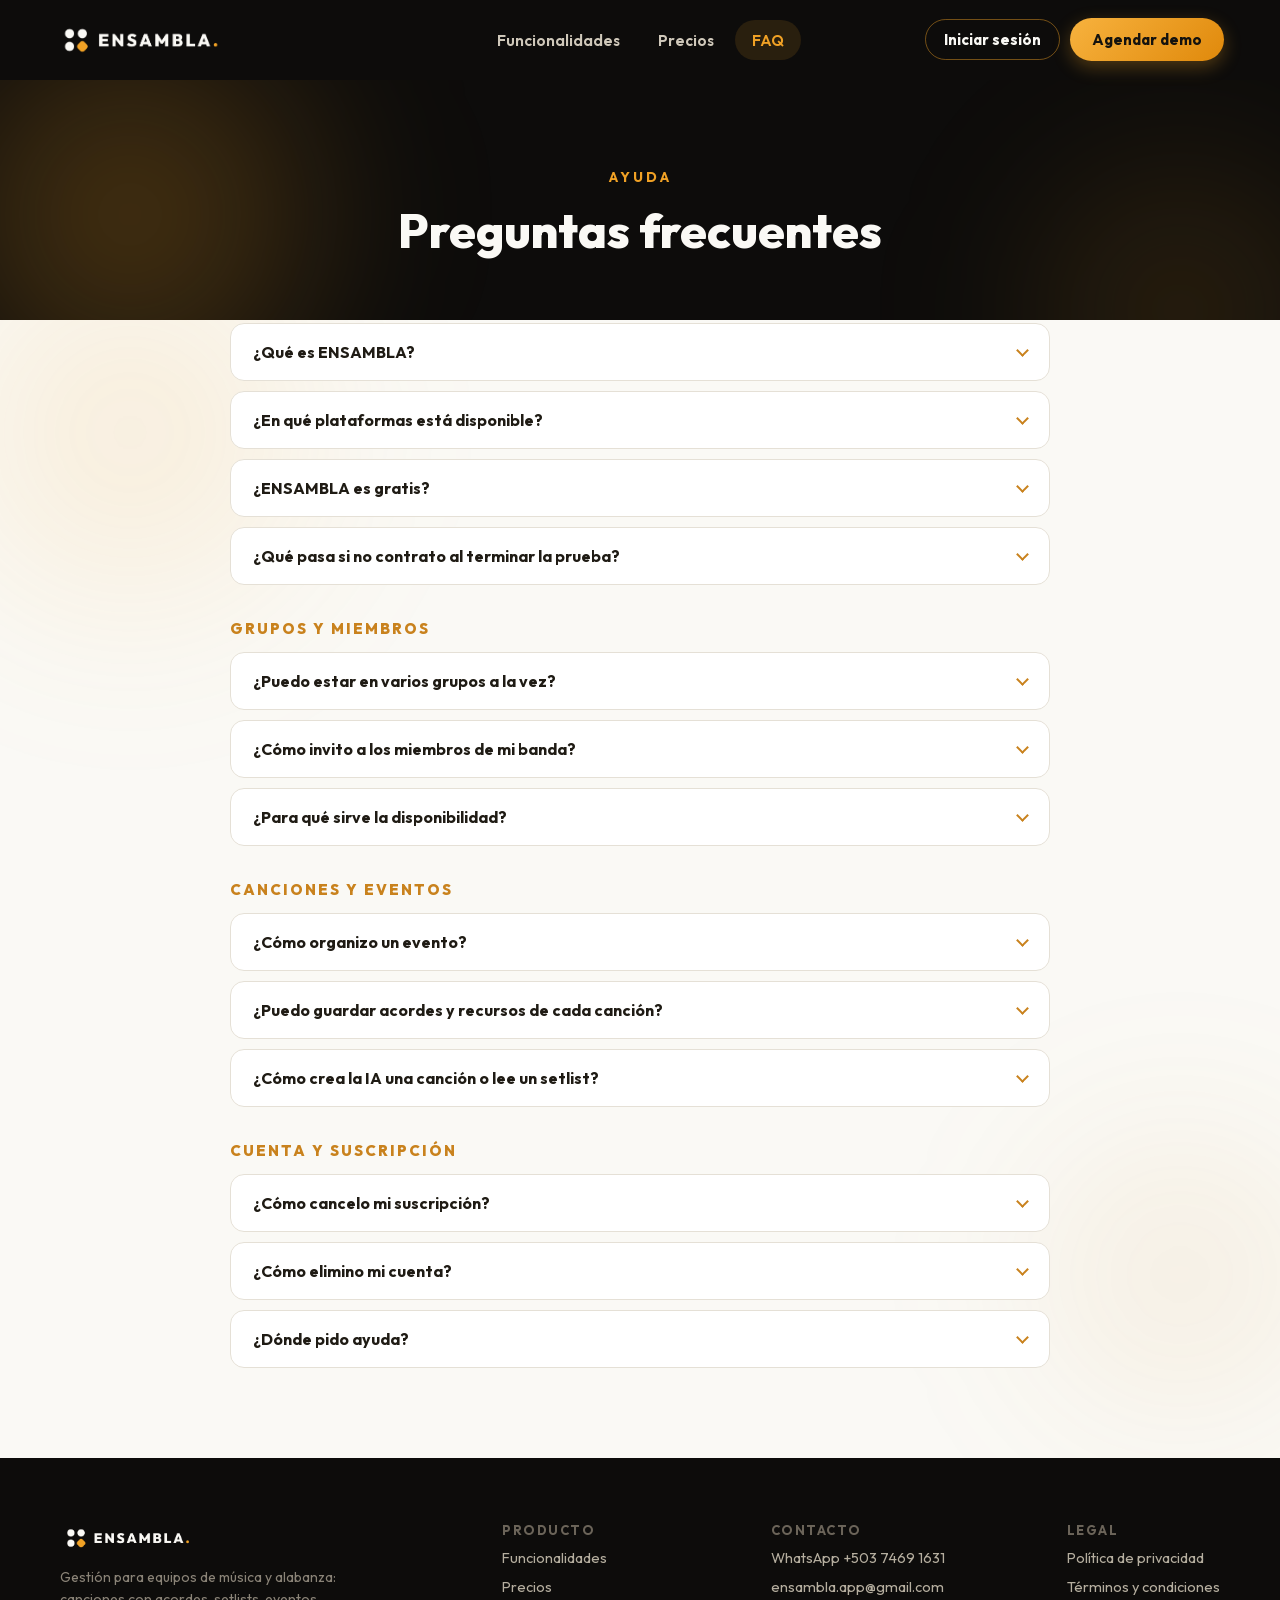
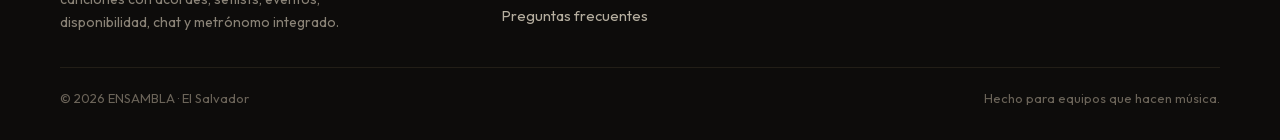
<file: faq.html>
<!DOCTYPE html>
<html lang="es">
<head>
  <meta charset="utf-8">
  <meta name="viewport" content="width=device-width, initial-scale=1">
  <title>Preguntas frecuentes — ENSAMBLA</title>
  <meta name="description" content="Todo sobre ENSAMBLA: plataformas, precios, prueba gratis, organizaciones, metrónomo y modo en vivo. Respuestas claras para tu equipo de música.">
  <link rel="canonical" href="https://ensambla.vercel.app/faq.html">
  <meta name="theme-color" content="#0D0C0B">
  <meta name="robots" content="index, follow, max-image-preview:large">

  <meta property="og:type" content="website">
  <meta property="og:site_name" content="ENSAMBLA">
  <meta property="og:locale" content="es_ES">
  <meta property="og:title" content="Preguntas frecuentes — ENSAMBLA">
  <meta property="og:description" content="Todo sobre ENSAMBLA: plataformas, precios, prueba gratis, organizaciones, metrónomo y modo en vivo. Respuestas claras para tu equipo de música.">
  <meta property="og:url" content="https://ensambla.vercel.app/faq.html">
  <meta property="og:image" content="https://ensambla.vercel.app/assets/img/hero-dashboard.webp">
  <meta property="og:image:width" content="1339">
  <meta property="og:image:height" content="996">
  <meta name="twitter:card" content="summary_large_image">
  <meta name="twitter:title" content="Preguntas frecuentes — ENSAMBLA">
  <meta name="twitter:description" content="Todo sobre ENSAMBLA: plataformas, precios, prueba gratis, organizaciones, metrónomo y modo en vivo. Respuestas claras para tu equipo de música.">
  <meta name="twitter:image" content="https://ensambla.vercel.app/assets/img/hero-dashboard.webp">

  <link rel="icon" href="favicon.svg" type="image/svg+xml">
  <link rel="icon" href="assets/brand/icono-app-oscuro.png" type="image/png" sizes="1024x1024">
  <link rel="apple-touch-icon" href="assets/brand/icono-app-oscuro.png">
  <link rel="manifest" href="site.webmanifest">

  <link rel="preload" as="font" type="font/woff2" href="assets/fonts/outfit-latin.woff2" crossorigin>
  <link rel="stylesheet" href="assets/css/styles.css?v=01e33ac7">

  <script type="application/ld+json">{"@context":"https://schema.org","@type":"Organization","name":"ENSAMBLA","url":"https://ensambla.vercel.app","logo":"https://ensambla.vercel.app/favicon.svg","email":"ensambla.app@gmail.com","areaServed":"SV","sameAs":[],"contactPoint":{"@type":"ContactPoint","contactType":"ventas","telephone":"+50374691631","availableLanguage":"es"}}</script>
  <script type="application/ld+json">{"@context":"https://schema.org","@type":"FAQPage","mainEntity":[{"@type":"Question","name":"¿Qué es ENSAMBLA?","acceptedAnswer":{"@type":"Answer","text":"La app donde tu grupo musical se organiza: canciones con acordes, listas y repertorios, eventos, ensayos, asignación de músicos e instrumentos, disponibilidad, recursos, chat interno y metrónomo."}},{"@type":"Question","name":"¿En qué plataformas está disponible?","acceptedAnswer":{"@type":"Answer","text":"iOS (App Store), Android (Google Play) y versión web. Tu cuenta y tus grupos se sincronizan entre todas."}},{"@type":"Question","name":"¿ENSAMBLA es gratis?","acceptedAnswer":{"@type":"Answer","text":"Tienes 14 días de prueba gratis, sin tarjeta. Después, cada organización contrata un plan desde Básico ($4.99/mes) hasta Professional ($34.99/mes con 5 organizaciones), según cuántas canciones, playlists, miembros y almacenamiento necesite."}},{"@type":"Question","name":"¿Qué pasa si no contrato al terminar la prueba?","acceptedAnswer":{"@type":"Answer","text":"Al vencer los 14 días necesitas un plan pago para seguir usando la organización; si no contratas, tus datos podrán eliminarse tras el vencimiento."}},{"@type":"Question","name":"¿Puedo estar en varios grupos a la vez?","acceptedAnswer":{"@type":"Answer","text":"Sí. ENSAMBLA es multi-organización: puedes crear o pertenecer a varios grupos y cambiar entre ellos sin cerrar sesión."}},{"@type":"Question","name":"¿Cómo invito a los miembros de mi banda?","acceptedAnswer":{"@type":"Answer","text":"Desde la gestión de miembros de tu grupo, envía la invitación; cada músico crea su cuenta (correo o Google/Apple) y queda dentro con su perfil e instrumentos."}},{"@type":"Question","name":"¿Para qué sirve la disponibilidad?","acceptedAnswer":{"@type":"Answer","text":"Cada miembro marca cuándo puede tocar o ensayar. Al agendar un evento, ves quién está disponible antes de asignar músicos."}},{"@type":"Question","name":"¿Cómo organizo un evento?","acceptedAnswer":{"@type":"Answer","text":"Crea el evento en el calendario, asígnale una lista de canciones, define los instrumentos y elige quién toca cada uno. Todos los asignados ven su parte."}},{"@type":"Question","name":"¿Puedo guardar acordes y recursos de cada canción?","acceptedAnswer":{"@type":"Answer","text":"Sí. Cada canción guarda sus acordes y admite recursos: letras, partituras, pistas y archivos disponibles para todo el grupo."}},{"@type":"Question","name":"¿Cómo crea la IA una canción o lee un setlist?","acceptedAnswer":{"@type":"Answer","text":"Escribe el título y la IA (Google Gemini) genera acordes, secciones, tono, BPM y etiquetas — nunca inventa letra. También puede digitalizar un setlist desde una foto."}},{"@type":"Question","name":"¿Cómo cancelo mi suscripción?","acceptedAnswer":{"@type":"Answer","text":"Desde la configuración de suscripciones de tu App Store o Google Play, al menos 24 horas antes de la renovación."}},{"@type":"Question","name":"¿Cómo elimino mi cuenta?","acceptedAnswer":{"@type":"Answer","text":"Desde tu perfil en la app, o escribiéndonos al correo de soporte."}},{"@type":"Question","name":"¿Dónde pido ayuda?","acceptedAnswer":{"@type":"Answer","text":"Escríbenos por WhatsApp o a ensambla.app@gmail.com. Respondemos lo antes posible."}}]}</script>
</head>
<body>
<div id="loader" role="status" aria-live="polite" aria-label="Cargando ENSAMBLA"><svg class="loader-mark" viewBox="0 0 120 120" aria-hidden="true"><circle cx="24" cy="24" r="10" fill="#FAF9F5"/><circle cx="60" cy="24" r="10" fill="#FAF9F5"/><circle cx="24" cy="60" r="10" fill="#FAF9F5"/><rect x="46" y="46" width="26" height="26" rx="8" fill="#F0A125" transform="rotate(45 60 60)"/></svg></div>
<div id="progress" aria-hidden="true"></div>
<div class="site-main" style="display: flex; flex-direction: column;">
  <header class="nav">
  <a class="nav__brand" href="index.html" title="ENSAMBLA — inicio"><img class="nav__logo-img" src="assets/brand/logo-completo-oscuro.png" alt="ENSAMBLA" width="1573" height="370"></a>
  <button class="nav__toggle" aria-label="Abrir menú" aria-expanded="false" aria-controls="nav-menu"><span></span><span></span><span></span></button>
  <div class="nav__menu" id="nav-menu">
    <nav class="nav__links" aria-label="Principal">
      <a class="nav__link" href="index.html#funcionalidades">Funcionalidades</a>
      <a class="nav__link" href="precios.html">Precios</a>
      <a class="nav__link" href="faq.html" aria-current="page">FAQ</a>
    </nav>
    <div class="nav__actions">
      <a class="nav__login" href="https://studio.ensambla.app" title="Iniciar sesión en ENSAMBLA">Iniciar sesión</a>
      <a class="nav__cta" href="index.html#demo" title="Agendar una demo gratis">Agendar demo</a>
    </div>
  </div>
</header>

  <div style="background: #0D0C0B; padding: clamp(56px,8vw,88px) clamp(20px,5vw,48px) clamp(40px,6vw,60px); display: flex; flex-direction: column; align-items: center; gap: 14px; text-align: center;">
    <div style="font-family: 'Outfit'; font-weight: 700; font-size: 14px; letter-spacing: 3px; color: #F0A125;">AYUDA</div>
    <h1 style="font-family: 'Outfit'; font-weight: 800; font-size: clamp(32px,5vw,48px); color: #FAF9F5; margin: 0;">Preguntas frecuentes</h1>
  </div>

  <div style="background: #FAF9F5; padding: 0 clamp(20px,5vw,48px) clamp(64px,8vw,90px); display: flex; justify-content: center;">
    <div style="max-width: 820px; width: 100%; margin-top: -30px; display: flex; flex-direction: column; gap: 34px;">

      <div>
        <div style="font-family: 'Outfit'; font-weight: 800; font-size: 15px; letter-spacing: 2px; color: #C9821D; margin-bottom: 14px;">GENERAL</div>
        <div style="display: flex; flex-direction: column; gap: 10px;">
          <details style="background:#FFFFFF; border:1px solid #E5E0D6; border-radius:14px; padding:0; overflow:hidden;">
  <summary style="font-family:'Outfit'; font-weight:700; font-size:16px; color:#1F1B14; padding:18px 22px; cursor:pointer; list-style:none;">¿Qué es ENSAMBLA?</summary>
  <div style="font-family:'Outfit'; font-size:14.5px; line-height:1.65; color:#6B6459; padding:0 22px 18px;">La app donde tu grupo musical se organiza: canciones con acordes, listas y repertorios, eventos, ensayos, asignación de músicos e instrumentos, disponibilidad, recursos, chat interno y metrónomo.</div>
</details>
          <details style="background:#FFFFFF; border:1px solid #E5E0D6; border-radius:14px; padding:0; overflow:hidden;">
  <summary style="font-family:'Outfit'; font-weight:700; font-size:16px; color:#1F1B14; padding:18px 22px; cursor:pointer; list-style:none;">¿En qué plataformas está disponible?</summary>
  <div style="font-family:'Outfit'; font-size:14.5px; line-height:1.65; color:#6B6459; padding:0 22px 18px;">iOS (App Store), Android (Google Play) y versión web. Tu cuenta y tus grupos se sincronizan entre todas.</div>
</details>
          <details style="background:#FFFFFF; border:1px solid #E5E0D6; border-radius:14px; padding:0; overflow:hidden;">
  <summary style="font-family:'Outfit'; font-weight:700; font-size:16px; color:#1F1B14; padding:18px 22px; cursor:pointer; list-style:none;">¿ENSAMBLA es gratis?</summary>
  <div style="font-family:'Outfit'; font-size:14.5px; line-height:1.65; color:#6B6459; padding:0 22px 18px;">Tienes 14 días de prueba gratis, sin tarjeta. Después, cada organización contrata un plan desde Básico ($4.99/mes) hasta Professional ($34.99/mes con 5 organizaciones), según cuántas canciones, playlists, miembros y almacenamiento necesite.</div>
</details>
          <details style="background:#FFFFFF; border:1px solid #E5E0D6; border-radius:14px; padding:0; overflow:hidden;">
  <summary style="font-family:'Outfit'; font-weight:700; font-size:16px; color:#1F1B14; padding:18px 22px; cursor:pointer; list-style:none;">¿Qué pasa si no contrato al terminar la prueba?</summary>
  <div style="font-family:'Outfit'; font-size:14.5px; line-height:1.65; color:#6B6459; padding:0 22px 18px;">Al vencer los 14 días necesitas un plan pago para seguir usando la organización; si no contratas, tus datos podrán eliminarse tras el vencimiento.</div>
</details>
        </div>
      </div>

      <div>
        <div style="font-family: 'Outfit'; font-weight: 800; font-size: 15px; letter-spacing: 2px; color: #C9821D; margin-bottom: 14px;">GRUPOS Y MIEMBROS</div>
        <div style="display: flex; flex-direction: column; gap: 10px;">
          <details style="background:#FFFFFF; border:1px solid #E5E0D6; border-radius:14px; padding:0; overflow:hidden;">
  <summary style="font-family:'Outfit'; font-weight:700; font-size:16px; color:#1F1B14; padding:18px 22px; cursor:pointer; list-style:none;">¿Puedo estar en varios grupos a la vez?</summary>
  <div style="font-family:'Outfit'; font-size:14.5px; line-height:1.65; color:#6B6459; padding:0 22px 18px;">Sí. ENSAMBLA es multi-organización: puedes crear o pertenecer a varios grupos y cambiar entre ellos sin cerrar sesión.</div>
</details>
          <details style="background:#FFFFFF; border:1px solid #E5E0D6; border-radius:14px; padding:0; overflow:hidden;">
  <summary style="font-family:'Outfit'; font-weight:700; font-size:16px; color:#1F1B14; padding:18px 22px; cursor:pointer; list-style:none;">¿Cómo invito a los miembros de mi banda?</summary>
  <div style="font-family:'Outfit'; font-size:14.5px; line-height:1.65; color:#6B6459; padding:0 22px 18px;">Desde la gestión de miembros de tu grupo, envía la invitación; cada músico crea su cuenta (correo o Google/Apple) y queda dentro con su perfil e instrumentos.</div>
</details>
          <details style="background:#FFFFFF; border:1px solid #E5E0D6; border-radius:14px; padding:0; overflow:hidden;">
  <summary style="font-family:'Outfit'; font-weight:700; font-size:16px; color:#1F1B14; padding:18px 22px; cursor:pointer; list-style:none;">¿Para qué sirve la disponibilidad?</summary>
  <div style="font-family:'Outfit'; font-size:14.5px; line-height:1.65; color:#6B6459; padding:0 22px 18px;">Cada miembro marca cuándo puede tocar o ensayar. Al agendar un evento, ves quién está disponible antes de asignar músicos.</div>
</details>
        </div>
      </div>

      <div>
        <div style="font-family: 'Outfit'; font-weight: 800; font-size: 15px; letter-spacing: 2px; color: #C9821D; margin-bottom: 14px;">CANCIONES Y EVENTOS</div>
        <div style="display: flex; flex-direction: column; gap: 10px;">
          <details style="background:#FFFFFF; border:1px solid #E5E0D6; border-radius:14px; padding:0; overflow:hidden;">
  <summary style="font-family:'Outfit'; font-weight:700; font-size:16px; color:#1F1B14; padding:18px 22px; cursor:pointer; list-style:none;">¿Cómo organizo un evento?</summary>
  <div style="font-family:'Outfit'; font-size:14.5px; line-height:1.65; color:#6B6459; padding:0 22px 18px;">Crea el evento en el calendario, asígnale una lista de canciones, define los instrumentos y elige quién toca cada uno. Todos los asignados ven su parte.</div>
</details>
          <details style="background:#FFFFFF; border:1px solid #E5E0D6; border-radius:14px; padding:0; overflow:hidden;">
  <summary style="font-family:'Outfit'; font-weight:700; font-size:16px; color:#1F1B14; padding:18px 22px; cursor:pointer; list-style:none;">¿Puedo guardar acordes y recursos de cada canción?</summary>
  <div style="font-family:'Outfit'; font-size:14.5px; line-height:1.65; color:#6B6459; padding:0 22px 18px;">Sí. Cada canción guarda sus acordes y admite recursos: letras, partituras, pistas y archivos disponibles para todo el grupo.</div>
</details>
          <details style="background:#FFFFFF; border:1px solid #E5E0D6; border-radius:14px; padding:0; overflow:hidden;">
  <summary style="font-family:'Outfit'; font-weight:700; font-size:16px; color:#1F1B14; padding:18px 22px; cursor:pointer; list-style:none;">¿Cómo crea la IA una canción o lee un setlist?</summary>
  <div style="font-family:'Outfit'; font-size:14.5px; line-height:1.65; color:#6B6459; padding:0 22px 18px;">Escribe el título y la IA (Google Gemini) genera acordes, secciones, tono, BPM y etiquetas — nunca inventa letra. También puede digitalizar un setlist desde una foto.</div>
</details>
        </div>
      </div>

      <div>
        <div style="font-family: 'Outfit'; font-weight: 800; font-size: 15px; letter-spacing: 2px; color: #C9821D; margin-bottom: 14px;">CUENTA Y SUSCRIPCIÓN</div>
        <div style="display: flex; flex-direction: column; gap: 10px;">
          <details style="background:#FFFFFF; border:1px solid #E5E0D6; border-radius:14px; padding:0; overflow:hidden;">
  <summary style="font-family:'Outfit'; font-weight:700; font-size:16px; color:#1F1B14; padding:18px 22px; cursor:pointer; list-style:none;">¿Cómo cancelo mi suscripción?</summary>
  <div style="font-family:'Outfit'; font-size:14.5px; line-height:1.65; color:#6B6459; padding:0 22px 18px;">Desde la configuración de suscripciones de tu App Store o Google Play, al menos 24 horas antes de la renovación.</div>
</details>
          <details style="background:#FFFFFF; border:1px solid #E5E0D6; border-radius:14px; padding:0; overflow:hidden;">
  <summary style="font-family:'Outfit'; font-weight:700; font-size:16px; color:#1F1B14; padding:18px 22px; cursor:pointer; list-style:none;">¿Cómo elimino mi cuenta?</summary>
  <div style="font-family:'Outfit'; font-size:14.5px; line-height:1.65; color:#6B6459; padding:0 22px 18px;">Desde tu perfil en la app, o escribiéndonos al correo de soporte.</div>
</details>
          <details style="background:#FFFFFF; border:1px solid #E5E0D6; border-radius:14px; padding:0; overflow:hidden;">
  <summary style="font-family:'Outfit'; font-weight:700; font-size:16px; color:#1F1B14; padding:18px 22px; cursor:pointer; list-style:none;">¿Dónde pido ayuda?</summary>
  <div style="font-family:'Outfit'; font-size:14.5px; line-height:1.65; color:#6B6459; padding:0 22px 18px;">Escríbenos por WhatsApp o a ensambla.app@gmail.com. Respondemos lo antes posible.</div>
</details>
        </div>
      </div>

    </div>
  </div>

  <footer class="footer">
  <div class="footer__grid">
    <div class="footer__brand">
      <div class="footer__brandrow"><img class="footer__logo-img" src="assets/brand/logo-completo-oscuro.png" alt="ENSAMBLA" width="1573" height="370"></div>
      <p class="footer__tagline">Gestión para equipos de música y alabanza: canciones con acordes, setlists, eventos, disponibilidad, chat y metrónomo integrado.</p>
    </div>
    <div class="footer__col">
      <span class="footer__title">Producto</span>
      <a class="footer__link" href="index.html#funcionalidades">Funcionalidades</a>
      <a class="footer__link" href="precios.html">Precios</a>
      <a class="footer__link" href="faq.html">Preguntas frecuentes</a>
    </div>
    <div class="footer__col">
      <span class="footer__title">Contacto</span>
      <a class="footer__link" href="https://wa.me/50374691631?text=Hola%2C%20quiero%20saber%20m%C3%A1s%20de%20ENSAMBLA" target="_blank" rel="noopener">WhatsApp +503 7469 1631</a>
      <a class="footer__link" href="mailto:ensambla.app@gmail.com">ensambla.app@gmail.com</a>
    </div>
    <div class="footer__col">
      <span class="footer__title">Legal</span>
      <a class="footer__link" href="privacidad.html">Política de privacidad</a>
      <a class="footer__link" href="terminos.html">Términos y condiciones</a>
    </div>
  </div>
  <div class="footer__bottom">
    <span>&copy; 2026 ENSAMBLA · El Salvador</span>
    <span>Hecho para equipos que hacen música.</span>
  </div>
</footer>
</div>
<script>
  // Loader solo mostrativo: se oculta al terminar de cargar la página.
  (function () {
    var l = document.getElementById('loader');
    if (!l) return;
    function hide() { l.classList.add('hidden'); }
    if (document.readyState === 'complete') setTimeout(hide, 300);
    else window.addEventListener('load', function () { setTimeout(hide, 300); });
    // Salvaguarda: nunca dejar el loader bloqueando.
    setTimeout(hide, 4000);
  })();
</script>
<script src="assets/js/enhance.js?v=01e33ac7" defer></script>
</body>
</html>
</file>
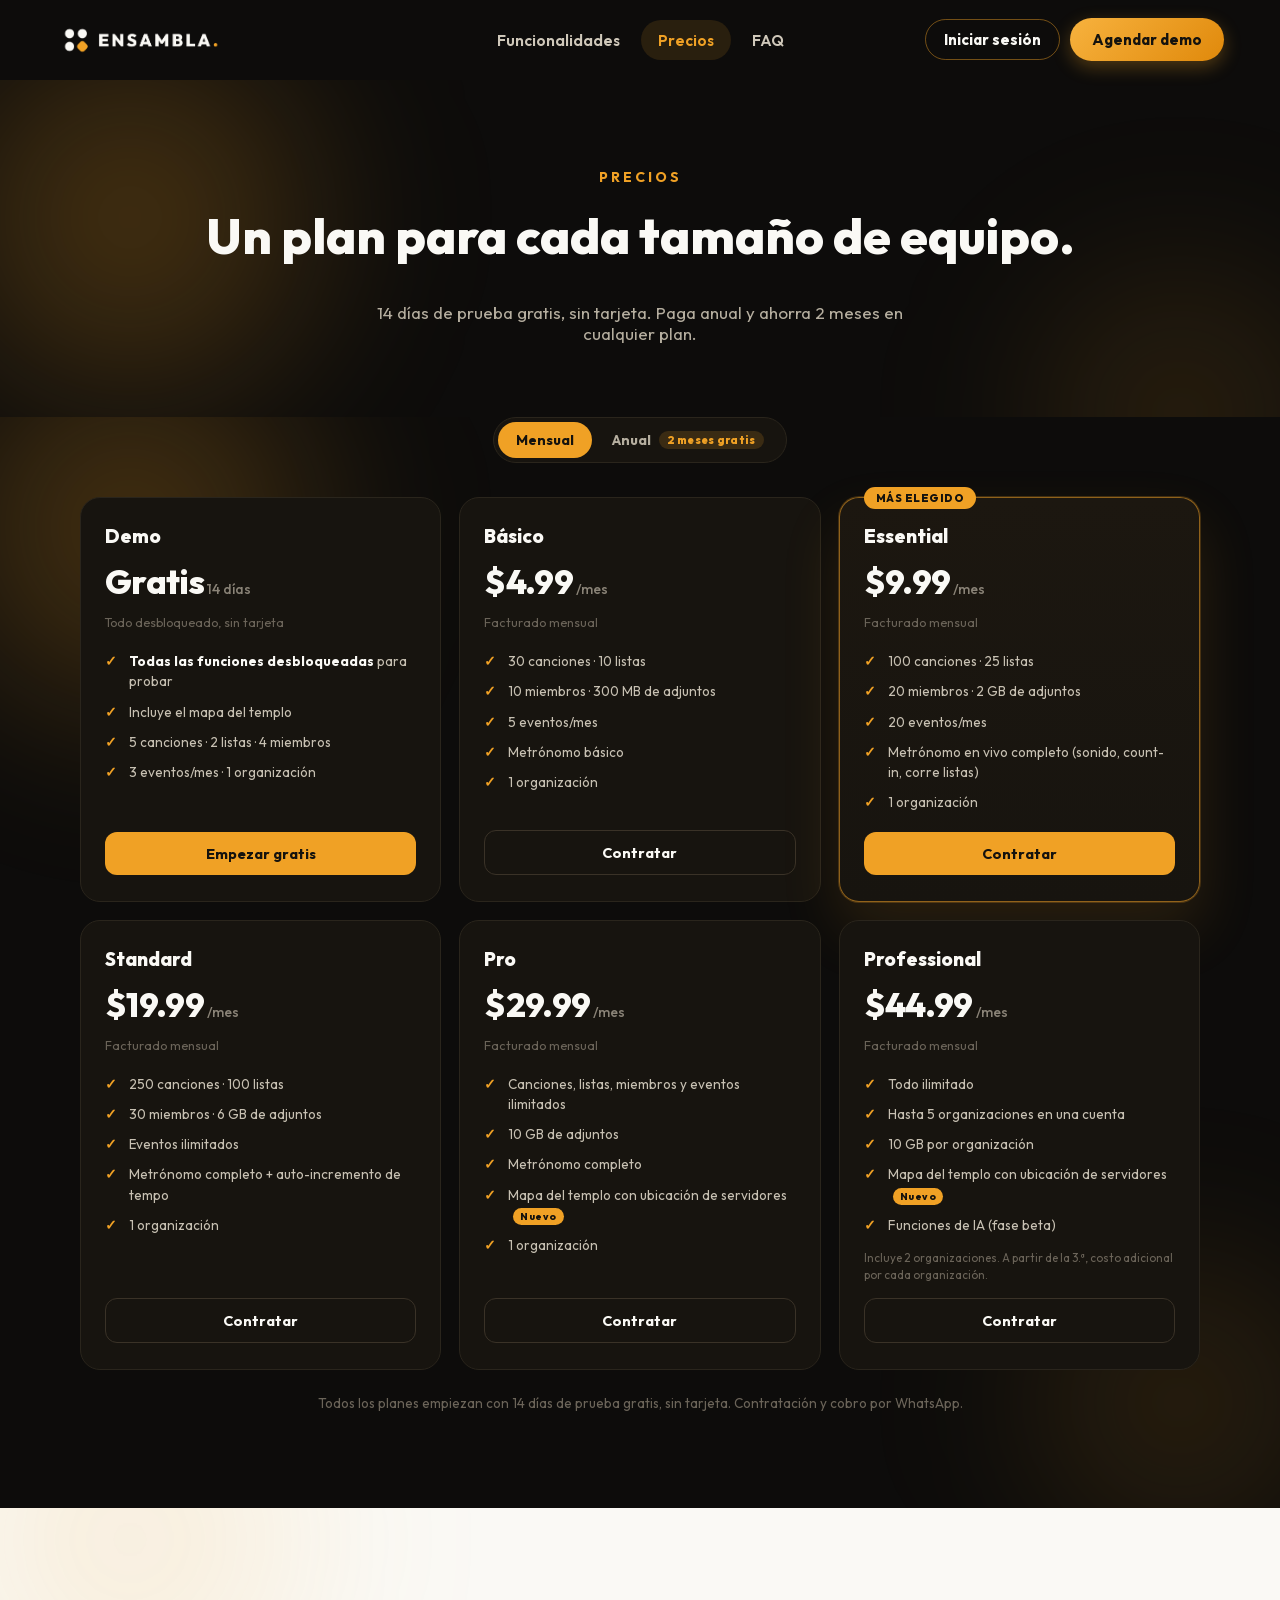
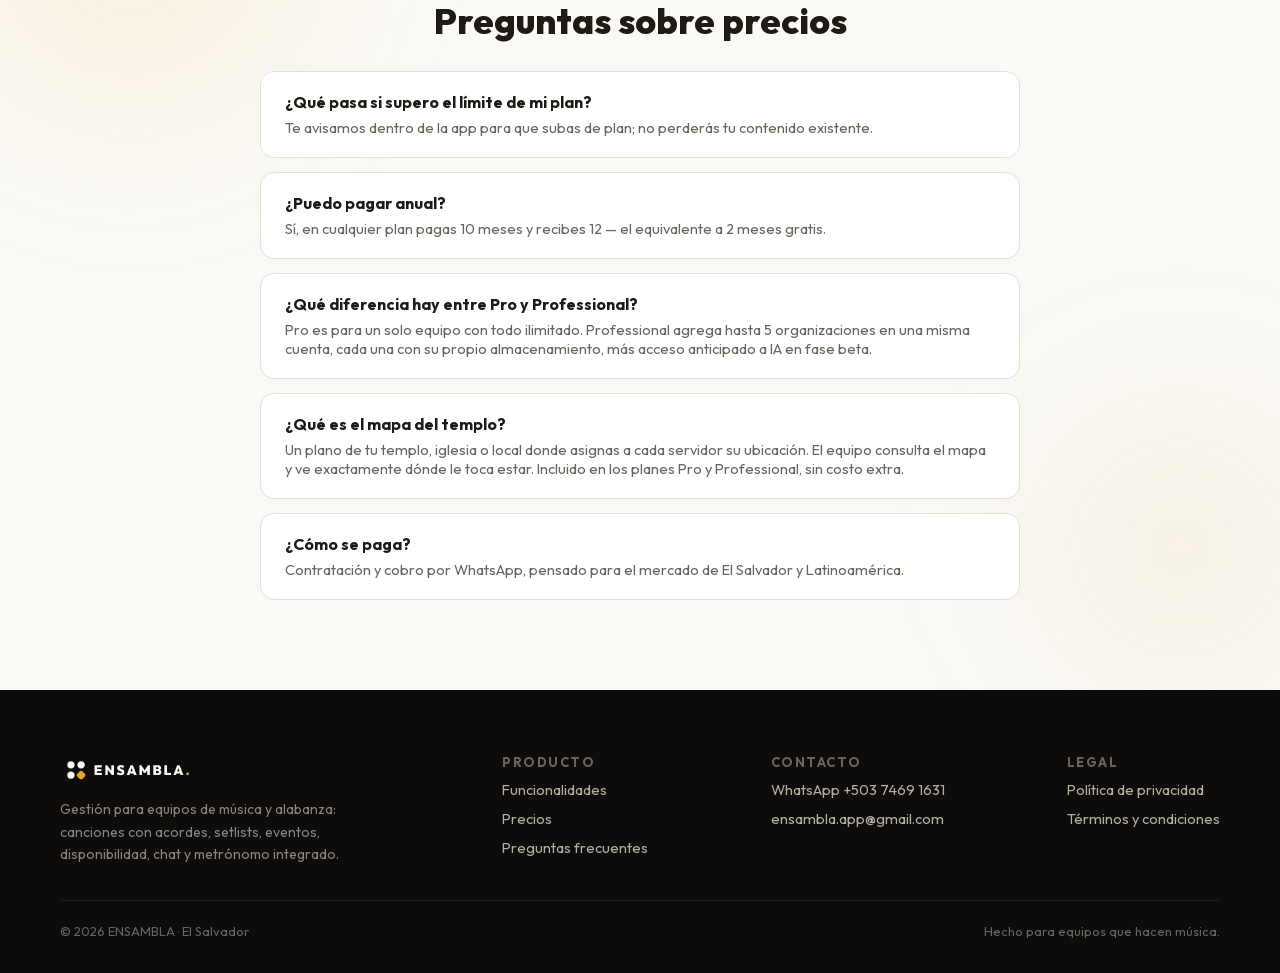
<file: precios.html>
<!DOCTYPE html>
<html lang="es">
<head>
  <meta charset="utf-8">
  <meta name="viewport" content="width=device-width, initial-scale=1">
  <title>Precios — ENSAMBLA</title>
  <meta name="description" content="Planes de ENSAMBLA desde $4.99/mes. 14 días de prueba gratis, sin tarjeta. Un plan para cada tamaño de equipo de música y alabanza.">
  <link rel="canonical" href="https://ensambla.vercel.app/precios.html">
  <meta name="theme-color" content="#0D0C0B">
  <meta name="robots" content="index, follow, max-image-preview:large">

  <meta property="og:type" content="website">
  <meta property="og:site_name" content="ENSAMBLA">
  <meta property="og:locale" content="es_ES">
  <meta property="og:title" content="Precios — ENSAMBLA">
  <meta property="og:description" content="Planes de ENSAMBLA desde $4.99/mes. 14 días de prueba gratis, sin tarjeta. Un plan para cada tamaño de equipo de música y alabanza.">
  <meta property="og:url" content="https://ensambla.vercel.app/precios.html">
  <meta property="og:image" content="https://ensambla.vercel.app/assets/img/hero-dashboard.webp">
  <meta property="og:image:width" content="1339">
  <meta property="og:image:height" content="996">
  <meta name="twitter:card" content="summary_large_image">
  <meta name="twitter:title" content="Precios — ENSAMBLA">
  <meta name="twitter:description" content="Planes de ENSAMBLA desde $4.99/mes. 14 días de prueba gratis, sin tarjeta. Un plan para cada tamaño de equipo de música y alabanza.">
  <meta name="twitter:image" content="https://ensambla.vercel.app/assets/img/hero-dashboard.webp">

  <link rel="icon" href="favicon.svg" type="image/svg+xml">
  <link rel="icon" href="assets/brand/icono-app-oscuro.png" type="image/png" sizes="1024x1024">
  <link rel="apple-touch-icon" href="assets/brand/icono-app-oscuro.png">
  <link rel="manifest" href="site.webmanifest">

  <link rel="preload" as="font" type="font/woff2" href="assets/fonts/outfit-latin.woff2" crossorigin>
  <link rel="stylesheet" href="assets/css/styles.css?v=01e33ac7">

  <script type="application/ld+json">{"@context":"https://schema.org","@type":"Organization","name":"ENSAMBLA","url":"https://ensambla.vercel.app","logo":"https://ensambla.vercel.app/favicon.svg","email":"ensambla.app@gmail.com","areaServed":"SV","sameAs":[],"contactPoint":{"@type":"ContactPoint","contactType":"ventas","telephone":"+50374691631","availableLanguage":"es"}}</script>
</head>
<body>
<div id="loader" role="status" aria-live="polite" aria-label="Cargando ENSAMBLA"><svg class="loader-mark" viewBox="0 0 120 120" aria-hidden="true"><circle cx="24" cy="24" r="10" fill="#FAF9F5"/><circle cx="60" cy="24" r="10" fill="#FAF9F5"/><circle cx="24" cy="60" r="10" fill="#FAF9F5"/><rect x="46" y="46" width="26" height="26" rx="8" fill="#F0A125" transform="rotate(45 60 60)"/></svg></div>
<div id="progress" aria-hidden="true"></div>
<div class="site-main" style="display: flex; flex-direction: column;">
  <header class="nav">
  <a class="nav__brand" href="index.html" title="ENSAMBLA — inicio"><img class="nav__logo-img" src="assets/brand/logo-completo-oscuro.png" alt="ENSAMBLA" width="1573" height="370"></a>
  <button class="nav__toggle" aria-label="Abrir menú" aria-expanded="false" aria-controls="nav-menu"><span></span><span></span><span></span></button>
  <div class="nav__menu" id="nav-menu">
    <nav class="nav__links" aria-label="Principal">
      <a class="nav__link" href="index.html#funcionalidades">Funcionalidades</a>
      <a class="nav__link" href="precios.html" aria-current="page">Precios</a>
      <a class="nav__link" href="faq.html">FAQ</a>
    </nav>
    <div class="nav__actions">
      <a class="nav__login" href="https://studio.ensambla.app" title="Iniciar sesión en ENSAMBLA">Iniciar sesión</a>
      <a class="nav__cta" href="index.html#demo" title="Agendar una demo gratis">Agendar demo</a>
    </div>
  </div>
</header>

  <div style="background: #0D0C0B; padding: clamp(56px,8vw,88px) clamp(20px,5vw,48px) clamp(40px,6vw,56px); display: flex; flex-direction: column; align-items: center; gap: 18px; text-align: center;">
    <div style="font-family: 'Outfit'; font-weight: 700; font-size: 14px; letter-spacing: 3px; color: #F0A125;">PRECIOS</div>
    <h1 style="font-family: 'Outfit'; font-weight: 800; font-size: clamp(32px,5vw,50px); color: #FAF9F5; margin: 0;">Un plan para cada tamaño de equipo.</h1>
    <p style="font-family: 'Outfit'; font-size: 17px; color: #B5AE9F; max-width: 560px;">14 días de prueba gratis, sin tarjeta. Paga anual y ahorra 2 meses en cualquier plan.</p>
  </div>

  <!-- PLANES (tarjetas) -->
  <div style="background: #0D0C0B; padding: 0 clamp(20px,5vw,48px) clamp(64px,9vw,96px);">
    <div class="pricing" id="pricing">

      <div style="display: flex; justify-content: center; margin-bottom: 34px;">
        <div class="pricing__toggle" role="group" aria-label="Ciclo de facturación">
          <button type="button" class="is-active" data-cycle="m">Mensual</button>
          <button type="button" data-cycle="y">Anual <span class="pricing__save">2 meses gratis</span></button>
        </div>
      </div>

      <div class="pgrid">

        <div class="pcard">
          <div class="pcard__name">Demo</div>
          <div class="pcard__price"><span class="pcard__amount">Gratis</span><span class="pcard__per">14 días</span></div>
          <div class="pcard__note">Todo desbloqueado, sin tarjeta</div>
          <ul class="pcard__feats">
            <li><strong style="color:#FAF9F5;">Todas las funciones desbloqueadas</strong> para probar</li>
            <li>Incluye el mapa del templo</li>
            <li>5 canciones · 2 listas · 4 miembros</li>
            <li>3 eventos/mes · 1 organización</li>
          </ul>
          <a class="pcard__cta pcard__cta--primary" href="https://studio.ensambla.app" rel="noopener">Empezar gratis</a>
        </div>

        <div class="pcard">
          <div class="pcard__name">Básico</div>
          <div class="pcard__price"><span class="pm"><span class="pcard__amount">$4.99</span><span class="pcard__per">/mes</span></span><span class="py"><span class="pcard__amount">$49.90</span><span class="pcard__per">/año</span></span></div>
          <div class="pcard__note"><span class="pm">Facturado mensual</span><span class="py">≈ $4.16/mes · 2 meses gratis</span></div>
          <ul class="pcard__feats">
            <li>30 canciones · 10 listas</li>
            <li>10 miembros · 300 MB de adjuntos</li>
            <li>5 eventos/mes</li>
            <li>Metrónomo básico</li>
            <li>1 organización</li>
          </ul>
          <a class="pcard__cta pcard__cta--ghost" href="https://wa.me/50374691631?text=Hola%2C%20quiero%20contratar%20el%20plan%20B%C3%A1sico%20de%20ENSAMBLA" target="_blank" rel="noopener">Contratar</a>
        </div>

        <div class="pcard pcard--featured">
          <div class="pcard__badge">MÁS ELEGIDO</div>
          <div class="pcard__name">Essential</div>
          <div class="pcard__price"><span class="pm"><span class="pcard__amount">$9.99</span><span class="pcard__per">/mes</span></span><span class="py"><span class="pcard__amount">$99.90</span><span class="pcard__per">/año</span></span></div>
          <div class="pcard__note"><span class="pm">Facturado mensual</span><span class="py">≈ $8.33/mes · 2 meses gratis</span></div>
          <ul class="pcard__feats">
            <li>100 canciones · 25 listas</li>
            <li>20 miembros · 2 GB de adjuntos</li>
            <li>20 eventos/mes</li>
            <li>Metrónomo en vivo completo (sonido, count-in, corre listas)</li>
            <li>1 organización</li>
          </ul>
          <a class="pcard__cta pcard__cta--primary" href="https://wa.me/50374691631?text=Hola%2C%20quiero%20contratar%20el%20plan%20Essential%20de%20ENSAMBLA" target="_blank" rel="noopener">Contratar</a>
        </div>

        <div class="pcard">
          <div class="pcard__name">Standard</div>
          <div class="pcard__price"><span class="pm"><span class="pcard__amount">$19.99</span><span class="pcard__per">/mes</span></span><span class="py"><span class="pcard__amount">$199.90</span><span class="pcard__per">/año</span></span></div>
          <div class="pcard__note"><span class="pm">Facturado mensual</span><span class="py">≈ $16.66/mes · 2 meses gratis</span></div>
          <ul class="pcard__feats">
            <li>250 canciones · 100 listas</li>
            <li>30 miembros · 6 GB de adjuntos</li>
            <li>Eventos ilimitados</li>
            <li>Metrónomo completo + auto-incremento de tempo</li>
            <li>1 organización</li>
          </ul>
          <a class="pcard__cta pcard__cta--ghost" href="https://wa.me/50374691631?text=Hola%2C%20quiero%20contratar%20el%20plan%20Standard%20de%20ENSAMBLA" target="_blank" rel="noopener">Contratar</a>
        </div>

        <div class="pcard">
          <div class="pcard__name">Pro</div>
          <div class="pcard__price"><span class="pm"><span class="pcard__amount">$29.99</span><span class="pcard__per">/mes</span></span><span class="py"><span class="pcard__amount">$299.90</span><span class="pcard__per">/año</span></span></div>
          <div class="pcard__note"><span class="pm">Facturado mensual</span><span class="py">≈ $24.99/mes · 2 meses gratis</span></div>
          <ul class="pcard__feats">
            <li>Canciones, listas, miembros y eventos ilimitados</li>
            <li>10 GB de adjuntos</li>
            <li>Metrónomo completo</li>
            <li>Mapa del templo con ubicación de servidores <span class="feat-new">Nuevo</span></li>
            <li>1 organización</li>
          </ul>
          <a class="pcard__cta pcard__cta--ghost" href="https://wa.me/50374691631?text=Hola%2C%20quiero%20contratar%20el%20plan%20Pro%20de%20ENSAMBLA" target="_blank" rel="noopener">Contratar</a>
        </div>

        <div class="pcard">
          <div class="pcard__name">Professional</div>
          <div class="pcard__price"><span class="pm"><span class="pcard__amount">$44.99</span><span class="pcard__per">/mes</span></span><span class="py"><span class="pcard__amount">$449.90</span><span class="pcard__per">/año</span></span></div>
          <div class="pcard__note"><span class="pm">Facturado mensual</span><span class="py">≈ $37.49/mes · 2 meses gratis</span></div>
          <ul class="pcard__feats">
            <li>Todo ilimitado</li>
            <li>Hasta 5 organizaciones en una cuenta</li>
            <li>10 GB por organización</li>
            <li>Mapa del templo con ubicación de servidores <span class="feat-new">Nuevo</span></li>
            <li>Funciones de IA (fase beta)</li>
          </ul>
          <div class="pcard__fine">Incluye 2 organizaciones. A partir de la 3.ª, costo adicional por cada organización.</div>
          <a class="pcard__cta pcard__cta--ghost" href="https://wa.me/50374691631?text=Hola%2C%20quiero%20contratar%20el%20plan%20Professional%20de%20ENSAMBLA" target="_blank" rel="noopener">Contratar</a>
        </div>

      </div>

      <div style="text-align: center; font-family: 'Outfit'; font-size: 13.5px; color: #6B6459; margin-top: 24px;">Todos los planes empiezan con 14 días de prueba gratis, sin tarjeta. Contratación y cobro por WhatsApp.</div>
    </div>
  </div>

  <!-- FAQ de precios -->
  <div style="background: #FAF9F5; padding: clamp(56px,8vw,90px) clamp(20px,5vw,48px); display: flex; flex-direction: column; align-items: center; gap: 28px;">
    <h2 style="font-family: 'Outfit'; font-weight: 800; font-size: clamp(26px,4vw,36px); color: #1F1B14; margin: 0;">Preguntas sobre precios</h2>
    <div style="display: flex; flex-direction: column; gap: 14px; max-width: 760px; width: 100%;">
      <div style="background: #FFFFFF; border: 1px solid #E5E0D6; border-radius: 14px; padding: 20px 24px;"><div style="font-family: 'Outfit'; font-weight: 700; font-size: 16px; color: #1F1B14;">¿Qué pasa si supero el límite de mi plan?</div><div style="font-family: 'Outfit'; font-size: 14.5px; color: #6B6459; margin-top: 6px;">Te avisamos dentro de la app para que subas de plan; no perderás tu contenido existente.</div></div>
      <div style="background: #FFFFFF; border: 1px solid #E5E0D6; border-radius: 14px; padding: 20px 24px;"><div style="font-family: 'Outfit'; font-weight: 700; font-size: 16px; color: #1F1B14;">¿Puedo pagar anual?</div><div style="font-family: 'Outfit'; font-size: 14.5px; color: #6B6459; margin-top: 6px;">Sí, en cualquier plan pagas 10 meses y recibes 12 — el equivalente a 2 meses gratis.</div></div>
      <div style="background: #FFFFFF; border: 1px solid #E5E0D6; border-radius: 14px; padding: 20px 24px;"><div style="font-family: 'Outfit'; font-weight: 700; font-size: 16px; color: #1F1B14;">¿Qué diferencia hay entre Pro y Professional?</div><div style="font-family: 'Outfit'; font-size: 14.5px; color: #6B6459; margin-top: 6px;">Pro es para un solo equipo con todo ilimitado. Professional agrega hasta 5 organizaciones en una misma cuenta, cada una con su propio almacenamiento, más acceso anticipado a IA en fase beta.</div></div>
      <div style="background: #FFFFFF; border: 1px solid #E5E0D6; border-radius: 14px; padding: 20px 24px;"><div style="font-family: 'Outfit'; font-weight: 700; font-size: 16px; color: #1F1B14;">¿Qué es el mapa del templo?</div><div style="font-family: 'Outfit'; font-size: 14.5px; color: #6B6459; margin-top: 6px;">Un plano de tu templo, iglesia o local donde asignas a cada servidor su ubicación. El equipo consulta el mapa y ve exactamente dónde le toca estar. Incluido en los planes Pro y Professional, sin costo extra.</div></div>
      <div style="background: #FFFFFF; border: 1px solid #E5E0D6; border-radius: 14px; padding: 20px 24px;"><div style="font-family: 'Outfit'; font-weight: 700; font-size: 16px; color: #1F1B14;">¿Cómo se paga?</div><div style="font-family: 'Outfit'; font-size: 14.5px; color: #6B6459; margin-top: 6px;">Contratación y cobro por WhatsApp, pensado para el mercado de El Salvador y Latinoamérica.</div></div>
    </div>
  </div>

  <footer class="footer">
  <div class="footer__grid">
    <div class="footer__brand">
      <div class="footer__brandrow"><img class="footer__logo-img" src="assets/brand/logo-completo-oscuro.png" alt="ENSAMBLA" width="1573" height="370"></div>
      <p class="footer__tagline">Gestión para equipos de música y alabanza: canciones con acordes, setlists, eventos, disponibilidad, chat y metrónomo integrado.</p>
    </div>
    <div class="footer__col">
      <span class="footer__title">Producto</span>
      <a class="footer__link" href="index.html#funcionalidades">Funcionalidades</a>
      <a class="footer__link" href="precios.html">Precios</a>
      <a class="footer__link" href="faq.html">Preguntas frecuentes</a>
    </div>
    <div class="footer__col">
      <span class="footer__title">Contacto</span>
      <a class="footer__link" href="https://wa.me/50374691631?text=Hola%2C%20quiero%20saber%20m%C3%A1s%20de%20ENSAMBLA" target="_blank" rel="noopener">WhatsApp +503 7469 1631</a>
      <a class="footer__link" href="mailto:ensambla.app@gmail.com">ensambla.app@gmail.com</a>
    </div>
    <div class="footer__col">
      <span class="footer__title">Legal</span>
      <a class="footer__link" href="privacidad.html">Política de privacidad</a>
      <a class="footer__link" href="terminos.html">Términos y condiciones</a>
    </div>
  </div>
  <div class="footer__bottom">
    <span>&copy; 2026 ENSAMBLA · El Salvador</span>
    <span>Hecho para equipos que hacen música.</span>
  </div>
</footer>
</div>
<script>
  // Loader solo mostrativo: se oculta al terminar de cargar la página.
  (function () {
    var l = document.getElementById('loader');
    if (!l) return;
    function hide() { l.classList.add('hidden'); }
    if (document.readyState === 'complete') setTimeout(hide, 300);
    else window.addEventListener('load', function () { setTimeout(hide, 300); });
    // Salvaguarda: nunca dejar el loader bloqueando.
    setTimeout(hide, 4000);
  })();
</script>
<script src="assets/js/enhance.js?v=01e33ac7" defer></script>
</body>
</html>
</file>
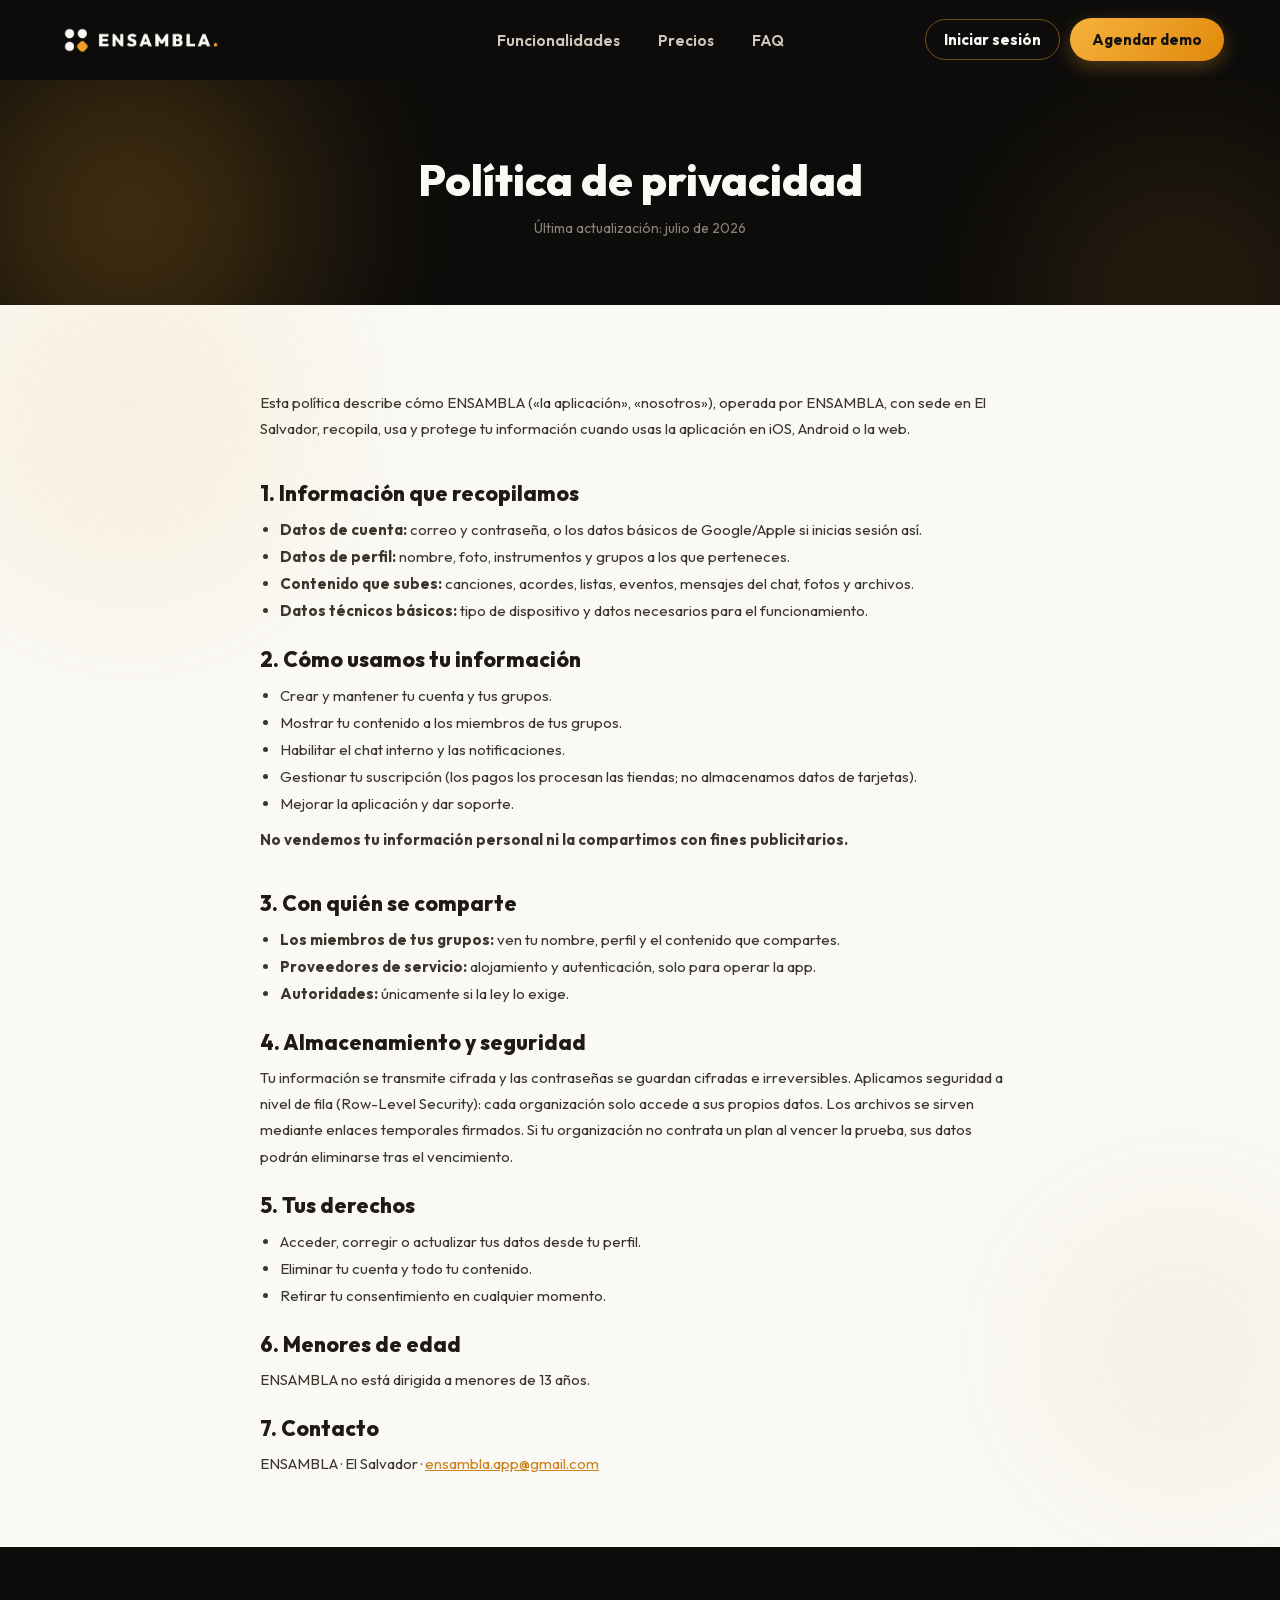
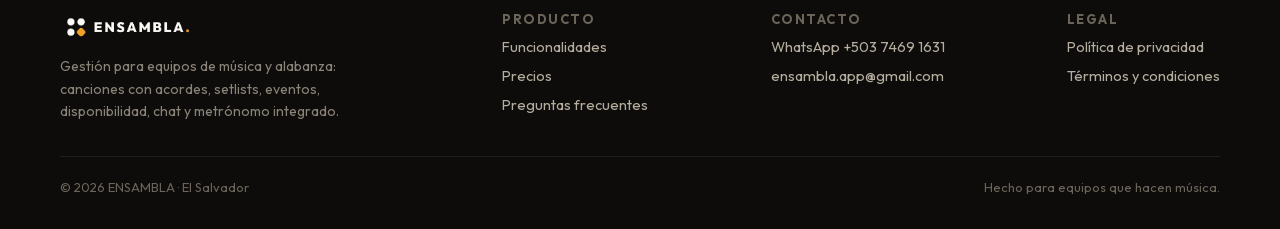
<file: privacidad.html>
<!DOCTYPE html>
<html lang="es">
<head>
  <meta charset="utf-8">
  <meta name="viewport" content="width=device-width, initial-scale=1">
  <title>Política de privacidad — ENSAMBLA</title>
  <meta name="description" content="Cómo ENSAMBLA recopila, usa y protege tus datos. Política de privacidad de la app de gestión para equipos de música y alabanza.">
  <link rel="canonical" href="https://ensambla.vercel.app/privacidad.html">
  <meta name="theme-color" content="#0D0C0B">
  <meta name="robots" content="index, follow, max-image-preview:large">

  <meta property="og:type" content="website">
  <meta property="og:site_name" content="ENSAMBLA">
  <meta property="og:locale" content="es_ES">
  <meta property="og:title" content="Política de privacidad — ENSAMBLA">
  <meta property="og:description" content="Cómo ENSAMBLA recopila, usa y protege tus datos. Política de privacidad de la app de gestión para equipos de música y alabanza.">
  <meta property="og:url" content="https://ensambla.vercel.app/privacidad.html">
  <meta property="og:image" content="https://ensambla.vercel.app/assets/img/hero-dashboard.webp">
  <meta property="og:image:width" content="1339">
  <meta property="og:image:height" content="996">
  <meta name="twitter:card" content="summary_large_image">
  <meta name="twitter:title" content="Política de privacidad — ENSAMBLA">
  <meta name="twitter:description" content="Cómo ENSAMBLA recopila, usa y protege tus datos. Política de privacidad de la app de gestión para equipos de música y alabanza.">
  <meta name="twitter:image" content="https://ensambla.vercel.app/assets/img/hero-dashboard.webp">

  <link rel="icon" href="favicon.svg" type="image/svg+xml">
  <link rel="icon" href="assets/brand/icono-app-oscuro.png" type="image/png" sizes="1024x1024">
  <link rel="apple-touch-icon" href="assets/brand/icono-app-oscuro.png">
  <link rel="manifest" href="site.webmanifest">

  <link rel="preload" as="font" type="font/woff2" href="assets/fonts/outfit-latin.woff2" crossorigin>
  <link rel="stylesheet" href="assets/css/styles.css?v=01e33ac7">

  <script type="application/ld+json">{"@context":"https://schema.org","@type":"Organization","name":"ENSAMBLA","url":"https://ensambla.vercel.app","logo":"https://ensambla.vercel.app/favicon.svg","email":"ensambla.app@gmail.com","areaServed":"SV","sameAs":[],"contactPoint":{"@type":"ContactPoint","contactType":"ventas","telephone":"+50374691631","availableLanguage":"es"}}</script>
</head>
<body>
<div id="loader" role="status" aria-live="polite" aria-label="Cargando ENSAMBLA"><svg class="loader-mark" viewBox="0 0 120 120" aria-hidden="true"><circle cx="24" cy="24" r="10" fill="#FAF9F5"/><circle cx="60" cy="24" r="10" fill="#FAF9F5"/><circle cx="24" cy="60" r="10" fill="#FAF9F5"/><rect x="46" y="46" width="26" height="26" rx="8" fill="#F0A125" transform="rotate(45 60 60)"/></svg></div>
<div id="progress" aria-hidden="true"></div>
<div class="site-main" style="display: flex; flex-direction: column;">
  <header class="nav">
  <a class="nav__brand" href="index.html" title="ENSAMBLA — inicio"><img class="nav__logo-img" src="assets/brand/logo-completo-oscuro.png" alt="ENSAMBLA" width="1573" height="370"></a>
  <button class="nav__toggle" aria-label="Abrir menú" aria-expanded="false" aria-controls="nav-menu"><span></span><span></span><span></span></button>
  <div class="nav__menu" id="nav-menu">
    <nav class="nav__links" aria-label="Principal">
      <a class="nav__link" href="index.html#funcionalidades">Funcionalidades</a>
      <a class="nav__link" href="precios.html">Precios</a>
      <a class="nav__link" href="faq.html">FAQ</a>
    </nav>
    <div class="nav__actions">
      <a class="nav__login" href="https://studio.ensambla.app" title="Iniciar sesión en ENSAMBLA">Iniciar sesión</a>
      <a class="nav__cta" href="index.html#demo" title="Agendar una demo gratis">Agendar demo</a>
    </div>
  </div>
</header>

  <div style="background: #0D0C0B; padding: clamp(50px,7vw,72px) clamp(20px,5vw,48px) clamp(40px,6vw,54px); text-align: center;">
    <h1 style="font-family: 'Outfit'; font-weight: 800; font-size: clamp(30px,5vw,44px); color: #FAF9F5; margin: 0;">Política de privacidad</h1>
    <p style="font-family: 'Outfit'; font-size: 14px; color: #8A8377; margin-top: 12px;">Última actualización: julio de 2026</p>
  </div>

  <div style="background: #FAF9F5; padding: clamp(50px,7vw,70px) clamp(20px,5vw,48px); display: flex; justify-content: center;">
    <div style="max-width: 760px; width: 100%; display: flex; flex-direction: column; gap: 22px;">

      <p style="font-family: 'Outfit'; font-size: 15px; line-height: 1.75; color: #3A362C;">Esta política describe cómo ENSAMBLA («la aplicación», «nosotros»), operada por ENSAMBLA, con sede en El Salvador, recopila, usa y protege tu información cuando usas la aplicación en iOS, Android o la web.</p>

      <div>
        <h2 style="font-family: 'Outfit'; font-weight: 800; font-size: 21px; color: #1F1B14; margin: 0 0 10px;">1. Información que recopilamos</h2>
        <ul style="font-family: 'Outfit'; font-size: 15px; line-height: 1.8; color: #3A362C; margin: 0; padding-left: 20px;">
          <li><strong>Datos de cuenta:</strong> correo y contraseña, o los datos básicos de Google/Apple si inicias sesión así.</li>
          <li><strong>Datos de perfil:</strong> nombre, foto, instrumentos y grupos a los que perteneces.</li>
          <li><strong>Contenido que subes:</strong> canciones, acordes, listas, eventos, mensajes del chat, fotos y archivos.</li>
          <li><strong>Datos técnicos básicos:</strong> tipo de dispositivo y datos necesarios para el funcionamiento.</li>
        </ul>
      </div>

      <div>
        <h2 style="font-family: 'Outfit'; font-weight: 800; font-size: 21px; color: #1F1B14; margin: 0 0 10px;">2. Cómo usamos tu información</h2>
        <ul style="font-family: 'Outfit'; font-size: 15px; line-height: 1.8; color: #3A362C; margin: 0; padding-left: 20px;">
          <li>Crear y mantener tu cuenta y tus grupos.</li>
          <li>Mostrar tu contenido a los miembros de tus grupos.</li>
          <li>Habilitar el chat interno y las notificaciones.</li>
          <li>Gestionar tu suscripción (los pagos los procesan las tiendas; no almacenamos datos de tarjetas).</li>
          <li>Mejorar la aplicación y dar soporte.</li>
        </ul>
        <p style="font-family: 'Outfit'; font-size: 15px; line-height: 1.75; color: #3A362C; margin-top: 10px;"><strong>No vendemos tu información personal ni la compartimos con fines publicitarios.</strong></p>
      </div>

      <div>
        <h2 style="font-family: 'Outfit'; font-weight: 800; font-size: 21px; color: #1F1B14; margin: 0 0 10px;">3. Con quién se comparte</h2>
        <ul style="font-family: 'Outfit'; font-size: 15px; line-height: 1.8; color: #3A362C; margin: 0; padding-left: 20px;">
          <li><strong>Los miembros de tus grupos:</strong> ven tu nombre, perfil y el contenido que compartes.</li>
          <li><strong>Proveedores de servicio:</strong> alojamiento y autenticación, solo para operar la app.</li>
          <li><strong>Autoridades:</strong> únicamente si la ley lo exige.</li>
        </ul>
      </div>

      <div>
        <h2 style="font-family: 'Outfit'; font-weight: 800; font-size: 21px; color: #1F1B14; margin: 0 0 10px;">4. Almacenamiento y seguridad</h2>
        <p style="font-family: 'Outfit'; font-size: 15px; line-height: 1.75; color: #3A362C; margin: 0;">Tu información se transmite cifrada y las contraseñas se guardan cifradas e irreversibles. Aplicamos seguridad a nivel de fila (Row-Level Security): cada organización solo accede a sus propios datos. Los archivos se sirven mediante enlaces temporales firmados. Si tu organización no contrata un plan al vencer la prueba, sus datos podrán eliminarse tras el vencimiento.</p>
      </div>

      <div>
        <h2 style="font-family: 'Outfit'; font-weight: 800; font-size: 21px; color: #1F1B14; margin: 0 0 10px;">5. Tus derechos</h2>
        <ul style="font-family: 'Outfit'; font-size: 15px; line-height: 1.8; color: #3A362C; margin: 0; padding-left: 20px;">
          <li>Acceder, corregir o actualizar tus datos desde tu perfil.</li>
          <li>Eliminar tu cuenta y todo tu contenido.</li>
          <li>Retirar tu consentimiento en cualquier momento.</li>
        </ul>
      </div>

      <div>
        <h2 style="font-family: 'Outfit'; font-weight: 800; font-size: 21px; color: #1F1B14; margin: 0 0 10px;">6. Menores de edad</h2>
        <p style="font-family: 'Outfit'; font-size: 15px; line-height: 1.75; color: #3A362C; margin: 0;">ENSAMBLA no está dirigida a menores de 13 años.</p>
      </div>

      <div>
        <h2 style="font-family: 'Outfit'; font-weight: 800; font-size: 21px; color: #1F1B14; margin: 0 0 10px;">7. Contacto</h2>
        <p style="font-family: 'Outfit'; font-size: 15px; line-height: 1.75; color: #3A362C; margin: 0;">ENSAMBLA · El Salvador · <a href="mailto:ensambla.app@gmail.com" style="color: #C9821D;">ensambla.app@gmail.com</a></p>
      </div>

    </div>
  </div>

  <footer class="footer">
  <div class="footer__grid">
    <div class="footer__brand">
      <div class="footer__brandrow"><img class="footer__logo-img" src="assets/brand/logo-completo-oscuro.png" alt="ENSAMBLA" width="1573" height="370"></div>
      <p class="footer__tagline">Gestión para equipos de música y alabanza: canciones con acordes, setlists, eventos, disponibilidad, chat y metrónomo integrado.</p>
    </div>
    <div class="footer__col">
      <span class="footer__title">Producto</span>
      <a class="footer__link" href="index.html#funcionalidades">Funcionalidades</a>
      <a class="footer__link" href="precios.html">Precios</a>
      <a class="footer__link" href="faq.html">Preguntas frecuentes</a>
    </div>
    <div class="footer__col">
      <span class="footer__title">Contacto</span>
      <a class="footer__link" href="https://wa.me/50374691631?text=Hola%2C%20quiero%20saber%20m%C3%A1s%20de%20ENSAMBLA" target="_blank" rel="noopener">WhatsApp +503 7469 1631</a>
      <a class="footer__link" href="mailto:ensambla.app@gmail.com">ensambla.app@gmail.com</a>
    </div>
    <div class="footer__col">
      <span class="footer__title">Legal</span>
      <a class="footer__link" href="privacidad.html">Política de privacidad</a>
      <a class="footer__link" href="terminos.html">Términos y condiciones</a>
    </div>
  </div>
  <div class="footer__bottom">
    <span>&copy; 2026 ENSAMBLA · El Salvador</span>
    <span>Hecho para equipos que hacen música.</span>
  </div>
</footer>
</div>
<script>
  // Loader solo mostrativo: se oculta al terminar de cargar la página.
  (function () {
    var l = document.getElementById('loader');
    if (!l) return;
    function hide() { l.classList.add('hidden'); }
    if (document.readyState === 'complete') setTimeout(hide, 300);
    else window.addEventListener('load', function () { setTimeout(hide, 300); });
    // Salvaguarda: nunca dejar el loader bloqueando.
    setTimeout(hide, 4000);
  })();
</script>
<script src="assets/js/enhance.js?v=01e33ac7" defer></script>
</body>
</html>
</file>
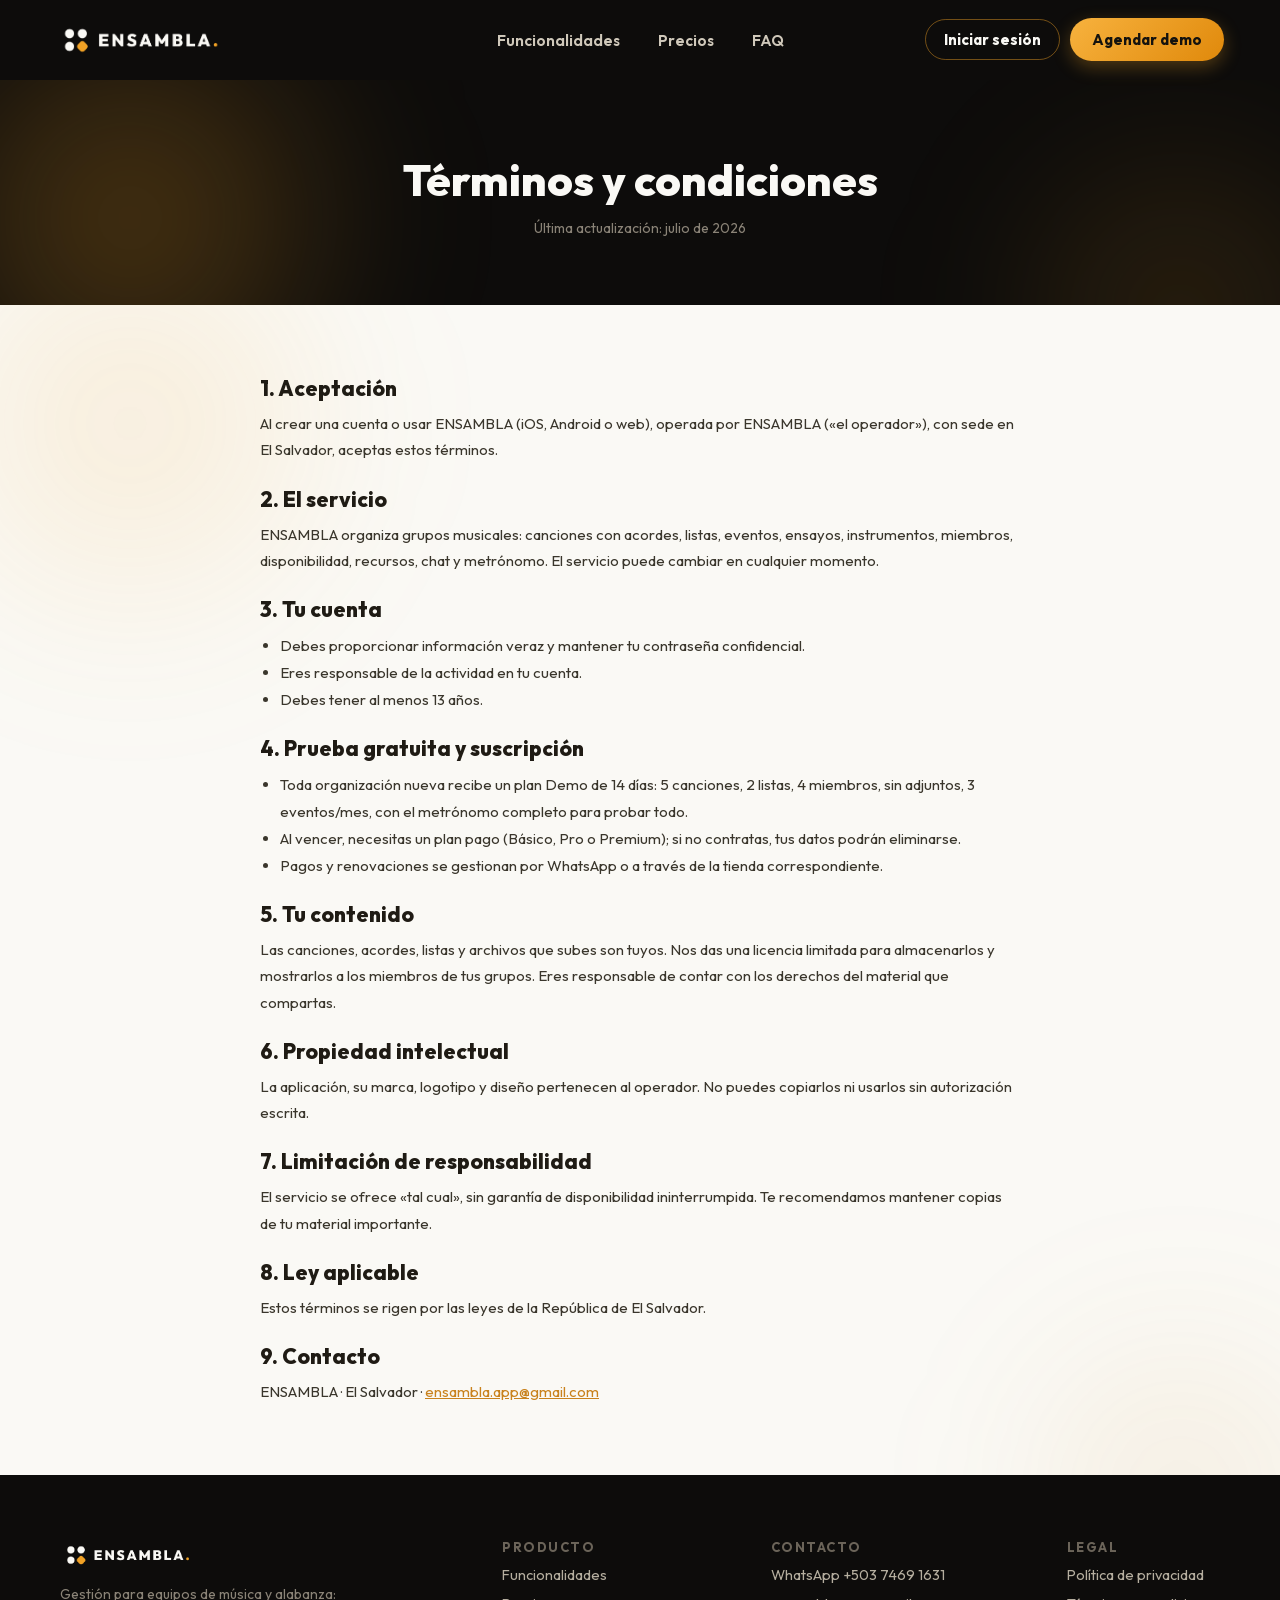
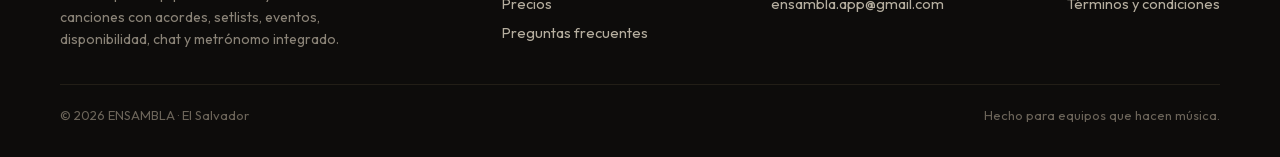
<file: terminos.html>
<!DOCTYPE html>
<html lang="es">
<head>
  <meta charset="utf-8">
  <meta name="viewport" content="width=device-width, initial-scale=1">
  <title>Términos y condiciones — ENSAMBLA</title>
  <meta name="description" content="Términos y condiciones de uso de ENSAMBLA, la app de gestión para equipos de música y alabanza.">
  <link rel="canonical" href="https://ensambla.vercel.app/terminos.html">
  <meta name="theme-color" content="#0D0C0B">
  <meta name="robots" content="index, follow, max-image-preview:large">

  <meta property="og:type" content="website">
  <meta property="og:site_name" content="ENSAMBLA">
  <meta property="og:locale" content="es_ES">
  <meta property="og:title" content="Términos y condiciones — ENSAMBLA">
  <meta property="og:description" content="Términos y condiciones de uso de ENSAMBLA, la app de gestión para equipos de música y alabanza.">
  <meta property="og:url" content="https://ensambla.vercel.app/terminos.html">
  <meta property="og:image" content="https://ensambla.vercel.app/assets/img/hero-dashboard.webp">
  <meta property="og:image:width" content="1339">
  <meta property="og:image:height" content="996">
  <meta name="twitter:card" content="summary_large_image">
  <meta name="twitter:title" content="Términos y condiciones — ENSAMBLA">
  <meta name="twitter:description" content="Términos y condiciones de uso de ENSAMBLA, la app de gestión para equipos de música y alabanza.">
  <meta name="twitter:image" content="https://ensambla.vercel.app/assets/img/hero-dashboard.webp">

  <link rel="icon" href="favicon.svg" type="image/svg+xml">
  <link rel="icon" href="assets/brand/icono-app-oscuro.png" type="image/png" sizes="1024x1024">
  <link rel="apple-touch-icon" href="assets/brand/icono-app-oscuro.png">
  <link rel="manifest" href="site.webmanifest">

  <link rel="preload" as="font" type="font/woff2" href="assets/fonts/outfit-latin.woff2" crossorigin>
  <link rel="stylesheet" href="assets/css/styles.css?v=01e33ac7">

  <script type="application/ld+json">{"@context":"https://schema.org","@type":"Organization","name":"ENSAMBLA","url":"https://ensambla.vercel.app","logo":"https://ensambla.vercel.app/favicon.svg","email":"ensambla.app@gmail.com","areaServed":"SV","sameAs":[],"contactPoint":{"@type":"ContactPoint","contactType":"ventas","telephone":"+50374691631","availableLanguage":"es"}}</script>
</head>
<body>
<div id="loader" role="status" aria-live="polite" aria-label="Cargando ENSAMBLA"><svg class="loader-mark" viewBox="0 0 120 120" aria-hidden="true"><circle cx="24" cy="24" r="10" fill="#FAF9F5"/><circle cx="60" cy="24" r="10" fill="#FAF9F5"/><circle cx="24" cy="60" r="10" fill="#FAF9F5"/><rect x="46" y="46" width="26" height="26" rx="8" fill="#F0A125" transform="rotate(45 60 60)"/></svg></div>
<div id="progress" aria-hidden="true"></div>
<div class="site-main" style="display: flex; flex-direction: column;">
  <header class="nav">
  <a class="nav__brand" href="index.html" title="ENSAMBLA — inicio"><img class="nav__logo-img" src="assets/brand/logo-completo-oscuro.png" alt="ENSAMBLA" width="1573" height="370"></a>
  <button class="nav__toggle" aria-label="Abrir menú" aria-expanded="false" aria-controls="nav-menu"><span></span><span></span><span></span></button>
  <div class="nav__menu" id="nav-menu">
    <nav class="nav__links" aria-label="Principal">
      <a class="nav__link" href="index.html#funcionalidades">Funcionalidades</a>
      <a class="nav__link" href="precios.html">Precios</a>
      <a class="nav__link" href="faq.html">FAQ</a>
    </nav>
    <div class="nav__actions">
      <a class="nav__login" href="https://studio.ensambla.app" title="Iniciar sesión en ENSAMBLA">Iniciar sesión</a>
      <a class="nav__cta" href="index.html#demo" title="Agendar una demo gratis">Agendar demo</a>
    </div>
  </div>
</header>

  <div style="background: #0D0C0B; padding: clamp(50px,7vw,72px) clamp(20px,5vw,48px) clamp(40px,6vw,54px); text-align: center;">
    <h1 style="font-family: 'Outfit'; font-weight: 800; font-size: clamp(30px,5vw,44px); color: #FAF9F5; margin: 0;">Términos y condiciones</h1>
    <p style="font-family: 'Outfit'; font-size: 14px; color: #8A8377; margin-top: 12px;">Última actualización: julio de 2026</p>
  </div>

  <div style="background: #FAF9F5; padding: clamp(50px,7vw,70px) clamp(20px,5vw,48px); display: flex; justify-content: center;">
    <div style="max-width: 760px; width: 100%; display: flex; flex-direction: column; gap: 22px;">

      <div>
        <h2 style="font-family: 'Outfit'; font-weight: 800; font-size: 21px; color: #1F1B14; margin: 0 0 10px;">1. Aceptación</h2>
        <p style="font-family: 'Outfit'; font-size: 15px; line-height: 1.75; color: #3A362C; margin: 0;">Al crear una cuenta o usar ENSAMBLA (iOS, Android o web), operada por ENSAMBLA («el operador»), con sede en El Salvador, aceptas estos términos.</p>
      </div>

      <div>
        <h2 style="font-family: 'Outfit'; font-weight: 800; font-size: 21px; color: #1F1B14; margin: 0 0 10px;">2. El servicio</h2>
        <p style="font-family: 'Outfit'; font-size: 15px; line-height: 1.75; color: #3A362C; margin: 0;">ENSAMBLA organiza grupos musicales: canciones con acordes, listas, eventos, ensayos, instrumentos, miembros, disponibilidad, recursos, chat y metrónomo. El servicio puede cambiar en cualquier momento.</p>
      </div>

      <div>
        <h2 style="font-family: 'Outfit'; font-weight: 800; font-size: 21px; color: #1F1B14; margin: 0 0 10px;">3. Tu cuenta</h2>
        <ul style="font-family: 'Outfit'; font-size: 15px; line-height: 1.8; color: #3A362C; margin: 0; padding-left: 20px;">
          <li>Debes proporcionar información veraz y mantener tu contraseña confidencial.</li>
          <li>Eres responsable de la actividad en tu cuenta.</li>
          <li>Debes tener al menos 13 años.</li>
        </ul>
      </div>

      <div>
        <h2 style="font-family: 'Outfit'; font-weight: 800; font-size: 21px; color: #1F1B14; margin: 0 0 10px;">4. Prueba gratuita y suscripción</h2>
        <ul style="font-family: 'Outfit'; font-size: 15px; line-height: 1.8; color: #3A362C; margin: 0; padding-left: 20px;">
          <li>Toda organización nueva recibe un plan Demo de 14 días: 5 canciones, 2 listas, 4 miembros, sin adjuntos, 3 eventos/mes, con el metrónomo completo para probar todo.</li>
          <li>Al vencer, necesitas un plan pago (Básico, Pro o Premium); si no contratas, tus datos podrán eliminarse.</li>
          <li>Pagos y renovaciones se gestionan por WhatsApp o a través de la tienda correspondiente.</li>
        </ul>
      </div>

      <div>
        <h2 style="font-family: 'Outfit'; font-weight: 800; font-size: 21px; color: #1F1B14; margin: 0 0 10px;">5. Tu contenido</h2>
        <p style="font-family: 'Outfit'; font-size: 15px; line-height: 1.75; color: #3A362C; margin: 0;">Las canciones, acordes, listas y archivos que subes son tuyos. Nos das una licencia limitada para almacenarlos y mostrarlos a los miembros de tus grupos. Eres responsable de contar con los derechos del material que compartas.</p>
      </div>

      <div>
        <h2 style="font-family: 'Outfit'; font-weight: 800; font-size: 21px; color: #1F1B14; margin: 0 0 10px;">6. Propiedad intelectual</h2>
        <p style="font-family: 'Outfit'; font-size: 15px; line-height: 1.75; color: #3A362C; margin: 0;">La aplicación, su marca, logotipo y diseño pertenecen al operador. No puedes copiarlos ni usarlos sin autorización escrita.</p>
      </div>

      <div>
        <h2 style="font-family: 'Outfit'; font-weight: 800; font-size: 21px; color: #1F1B14; margin: 0 0 10px;">7. Limitación de responsabilidad</h2>
        <p style="font-family: 'Outfit'; font-size: 15px; line-height: 1.75; color: #3A362C; margin: 0;">El servicio se ofrece «tal cual», sin garantía de disponibilidad ininterrumpida. Te recomendamos mantener copias de tu material importante.</p>
      </div>

      <div>
        <h2 style="font-family: 'Outfit'; font-weight: 800; font-size: 21px; color: #1F1B14; margin: 0 0 10px;">8. Ley aplicable</h2>
        <p style="font-family: 'Outfit'; font-size: 15px; line-height: 1.75; color: #3A362C; margin: 0;">Estos términos se rigen por las leyes de la República de El Salvador.</p>
      </div>

      <div>
        <h2 style="font-family: 'Outfit'; font-weight: 800; font-size: 21px; color: #1F1B14; margin: 0 0 10px;">9. Contacto</h2>
        <p style="font-family: 'Outfit'; font-size: 15px; line-height: 1.75; color: #3A362C; margin: 0;">ENSAMBLA · El Salvador · <a href="mailto:ensambla.app@gmail.com" style="color: #C9821D;">ensambla.app@gmail.com</a></p>
      </div>

    </div>
  </div>

  <footer class="footer">
  <div class="footer__grid">
    <div class="footer__brand">
      <div class="footer__brandrow"><img class="footer__logo-img" src="assets/brand/logo-completo-oscuro.png" alt="ENSAMBLA" width="1573" height="370"></div>
      <p class="footer__tagline">Gestión para equipos de música y alabanza: canciones con acordes, setlists, eventos, disponibilidad, chat y metrónomo integrado.</p>
    </div>
    <div class="footer__col">
      <span class="footer__title">Producto</span>
      <a class="footer__link" href="index.html#funcionalidades">Funcionalidades</a>
      <a class="footer__link" href="precios.html">Precios</a>
      <a class="footer__link" href="faq.html">Preguntas frecuentes</a>
    </div>
    <div class="footer__col">
      <span class="footer__title">Contacto</span>
      <a class="footer__link" href="https://wa.me/50374691631?text=Hola%2C%20quiero%20saber%20m%C3%A1s%20de%20ENSAMBLA" target="_blank" rel="noopener">WhatsApp +503 7469 1631</a>
      <a class="footer__link" href="mailto:ensambla.app@gmail.com">ensambla.app@gmail.com</a>
    </div>
    <div class="footer__col">
      <span class="footer__title">Legal</span>
      <a class="footer__link" href="privacidad.html">Política de privacidad</a>
      <a class="footer__link" href="terminos.html">Términos y condiciones</a>
    </div>
  </div>
  <div class="footer__bottom">
    <span>&copy; 2026 ENSAMBLA · El Salvador</span>
    <span>Hecho para equipos que hacen música.</span>
  </div>
</footer>
</div>
<script>
  // Loader solo mostrativo: se oculta al terminar de cargar la página.
  (function () {
    var l = document.getElementById('loader');
    if (!l) return;
    function hide() { l.classList.add('hidden'); }
    if (document.readyState === 'complete') setTimeout(hide, 300);
    else window.addEventListener('load', function () { setTimeout(hide, 300); });
    // Salvaguarda: nunca dejar el loader bloqueando.
    setTimeout(hide, 4000);
  })();
</script>
<script src="assets/js/enhance.js?v=01e33ac7" defer></script>
</body>
</html>
</file>
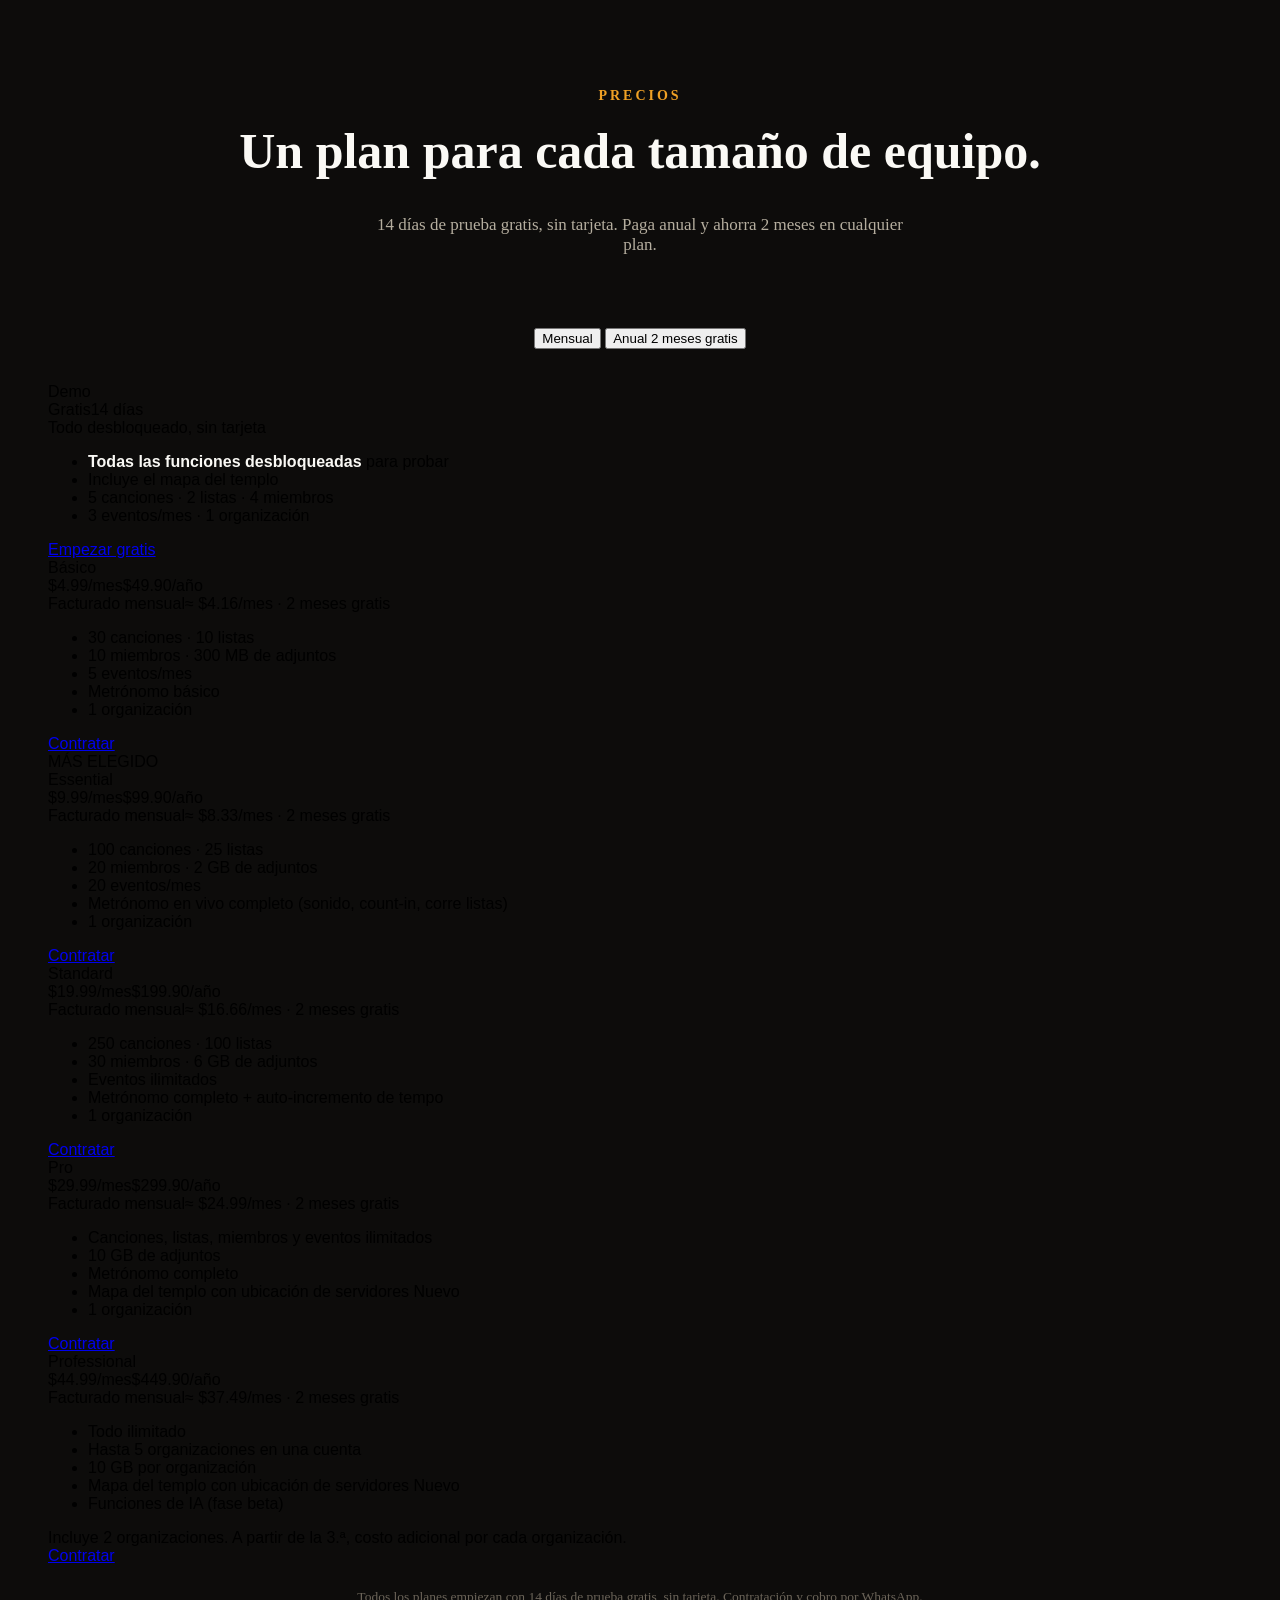
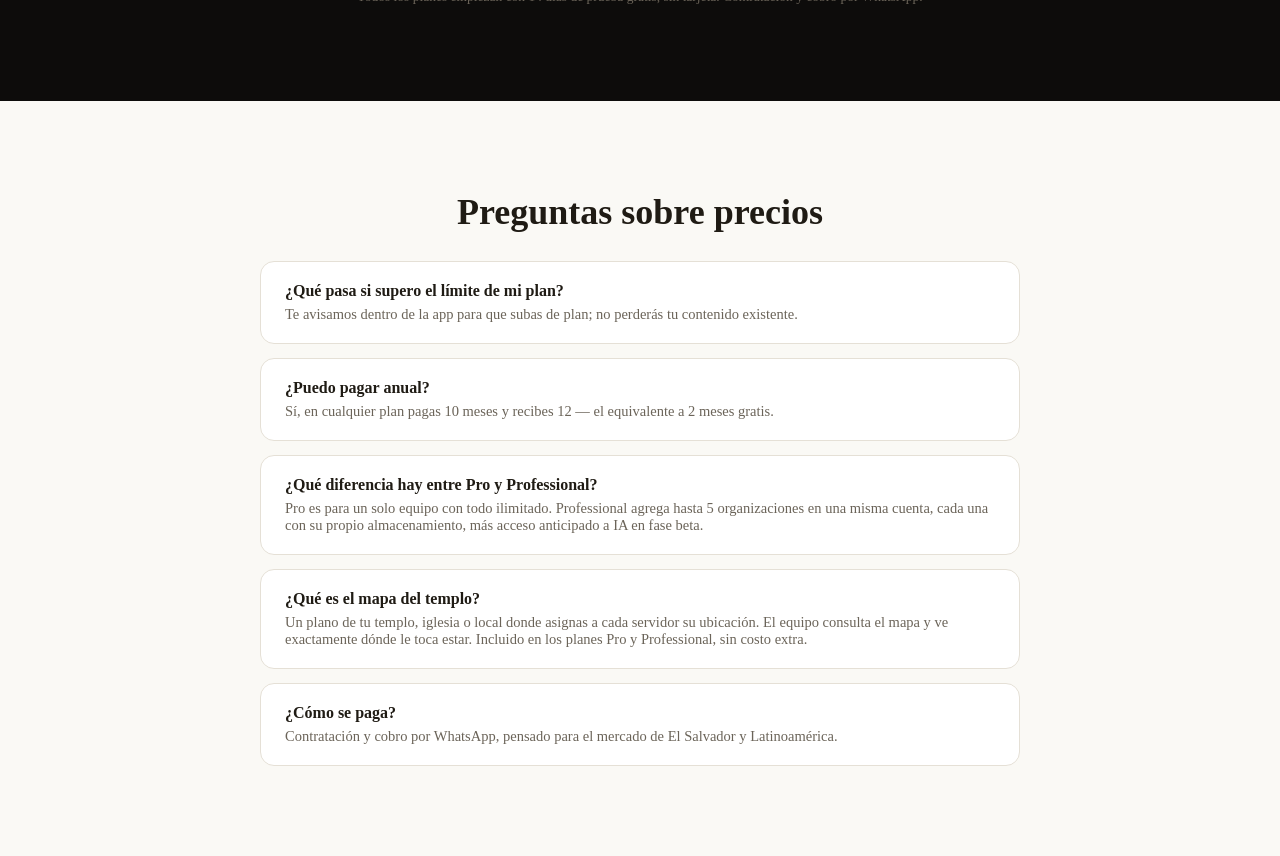
<file: _extract/tpl_precios.html>
<!DOCTYPE html>
<html><head>
<meta charset="utf-8">
<meta name="viewport" content="width=device-width, initial-scale=1">
</head>
<body>
<x-dc>
<helmet>
  <style>
    *, *::before, *::after { box-sizing: border-box; }
    body { margin: 0; background: #FAF9F5; font-family: 'Outfit', sans-serif; }
    a:hover { opacity: 0.82; }
  </style>
</helmet>

<div style="display: flex; flex-direction: column;">
  <dc-import name="Nav" active="precios" hint-size="100%,76px"></dc-import>

  <div style="background: #0D0C0B; padding: clamp(56px,8vw,88px) clamp(20px,5vw,48px) clamp(40px,6vw,56px); display: flex; flex-direction: column; align-items: center; gap: 18px; text-align: center;">
    <div style="font-family: 'Outfit'; font-weight: 700; font-size: 14px; letter-spacing: 3px; color: #F0A125;">PRECIOS</div>
    <h1 style="font-family: 'Outfit'; font-weight: 800; font-size: clamp(32px,5vw,50px); color: #FAF9F5; margin: 0;">Un plan para cada tamaño de equipo.</h1>
    <p style="font-family: 'Outfit'; font-size: 17px; color: #B5AE9F; max-width: 560px;">14 días de prueba gratis, sin tarjeta. Paga anual y ahorra 2 meses en cualquier plan.</p>
  </div>

  <!-- PLANES (tarjetas) -->
  <div style="background: #0D0C0B; padding: 0 clamp(20px,5vw,48px) clamp(64px,9vw,96px);">
    <div class="pricing" id="pricing">

      <div style="display: flex; justify-content: center; margin-bottom: 34px;">
        <div class="pricing__toggle" role="group" aria-label="Ciclo de facturación">
          <button type="button" class="is-active" data-cycle="m">Mensual</button>
          <button type="button" data-cycle="y">Anual <span class="pricing__save">2 meses gratis</span></button>
        </div>
      </div>

      <div class="pgrid">

        <div class="pcard">
          <div class="pcard__name">Demo</div>
          <div class="pcard__price"><span class="pcard__amount">Gratis</span><span class="pcard__per">14 días</span></div>
          <div class="pcard__note">Todo desbloqueado, sin tarjeta</div>
          <ul class="pcard__feats">
            <li><strong style="color:#FAF9F5;">Todas las funciones desbloqueadas</strong> para probar</li>
            <li>Incluye el mapa del templo</li>
            <li>5 canciones · 2 listas · 4 miembros</li>
            <li>3 eventos/mes · 1 organización</li>
          </ul>
          <a class="pcard__cta pcard__cta--primary" href="https://studio.ensambla.app" rel="noopener">Empezar gratis</a>
        </div>

        <div class="pcard">
          <div class="pcard__name">Básico</div>
          <div class="pcard__price"><span class="pm"><span class="pcard__amount">$4.99</span><span class="pcard__per">/mes</span></span><span class="py"><span class="pcard__amount">$49.90</span><span class="pcard__per">/año</span></span></div>
          <div class="pcard__note"><span class="pm">Facturado mensual</span><span class="py">≈ $4.16/mes · 2 meses gratis</span></div>
          <ul class="pcard__feats">
            <li>30 canciones · 10 listas</li>
            <li>10 miembros · 300 MB de adjuntos</li>
            <li>5 eventos/mes</li>
            <li>Metrónomo básico</li>
            <li>1 organización</li>
          </ul>
          <a class="pcard__cta pcard__cta--ghost" href="https://wa.me/50374691631?text=Hola%2C%20quiero%20contratar%20el%20plan%20B%C3%A1sico%20de%20ENSAMBLA" target="_blank" rel="noopener">Contratar</a>
        </div>

        <div class="pcard pcard--featured">
          <div class="pcard__badge">MÁS ELEGIDO</div>
          <div class="pcard__name">Essential</div>
          <div class="pcard__price"><span class="pm"><span class="pcard__amount">$9.99</span><span class="pcard__per">/mes</span></span><span class="py"><span class="pcard__amount">$99.90</span><span class="pcard__per">/año</span></span></div>
          <div class="pcard__note"><span class="pm">Facturado mensual</span><span class="py">≈ $8.33/mes · 2 meses gratis</span></div>
          <ul class="pcard__feats">
            <li>100 canciones · 25 listas</li>
            <li>20 miembros · 2 GB de adjuntos</li>
            <li>20 eventos/mes</li>
            <li>Metrónomo en vivo completo (sonido, count-in, corre listas)</li>
            <li>1 organización</li>
          </ul>
          <a class="pcard__cta pcard__cta--primary" href="https://wa.me/50374691631?text=Hola%2C%20quiero%20contratar%20el%20plan%20Essential%20de%20ENSAMBLA" target="_blank" rel="noopener">Contratar</a>
        </div>

        <div class="pcard">
          <div class="pcard__name">Standard</div>
          <div class="pcard__price"><span class="pm"><span class="pcard__amount">$19.99</span><span class="pcard__per">/mes</span></span><span class="py"><span class="pcard__amount">$199.90</span><span class="pcard__per">/año</span></span></div>
          <div class="pcard__note"><span class="pm">Facturado mensual</span><span class="py">≈ $16.66/mes · 2 meses gratis</span></div>
          <ul class="pcard__feats">
            <li>250 canciones · 100 listas</li>
            <li>30 miembros · 6 GB de adjuntos</li>
            <li>Eventos ilimitados</li>
            <li>Metrónomo completo + auto-incremento de tempo</li>
            <li>1 organización</li>
          </ul>
          <a class="pcard__cta pcard__cta--ghost" href="https://wa.me/50374691631?text=Hola%2C%20quiero%20contratar%20el%20plan%20Standard%20de%20ENSAMBLA" target="_blank" rel="noopener">Contratar</a>
        </div>

        <div class="pcard">
          <div class="pcard__name">Pro</div>
          <div class="pcard__price"><span class="pm"><span class="pcard__amount">$29.99</span><span class="pcard__per">/mes</span></span><span class="py"><span class="pcard__amount">$299.90</span><span class="pcard__per">/año</span></span></div>
          <div class="pcard__note"><span class="pm">Facturado mensual</span><span class="py">≈ $24.99/mes · 2 meses gratis</span></div>
          <ul class="pcard__feats">
            <li>Canciones, listas, miembros y eventos ilimitados</li>
            <li>10 GB de adjuntos</li>
            <li>Metrónomo completo</li>
            <li>Mapa del templo con ubicación de servidores <span class="feat-new">Nuevo</span></li>
            <li>1 organización</li>
          </ul>
          <a class="pcard__cta pcard__cta--ghost" href="https://wa.me/50374691631?text=Hola%2C%20quiero%20contratar%20el%20plan%20Pro%20de%20ENSAMBLA" target="_blank" rel="noopener">Contratar</a>
        </div>

        <div class="pcard">
          <div class="pcard__name">Professional</div>
          <div class="pcard__price"><span class="pm"><span class="pcard__amount">$44.99</span><span class="pcard__per">/mes</span></span><span class="py"><span class="pcard__amount">$449.90</span><span class="pcard__per">/año</span></span></div>
          <div class="pcard__note"><span class="pm">Facturado mensual</span><span class="py">≈ $37.49/mes · 2 meses gratis</span></div>
          <ul class="pcard__feats">
            <li>Todo ilimitado</li>
            <li>Hasta 5 organizaciones en una cuenta</li>
            <li>10 GB por organización</li>
            <li>Mapa del templo con ubicación de servidores <span class="feat-new">Nuevo</span></li>
            <li>Funciones de IA (fase beta)</li>
          </ul>
          <div class="pcard__fine">Incluye 2 organizaciones. A partir de la 3.ª, costo adicional por cada organización.</div>
          <a class="pcard__cta pcard__cta--ghost" href="https://wa.me/50374691631?text=Hola%2C%20quiero%20contratar%20el%20plan%20Professional%20de%20ENSAMBLA" target="_blank" rel="noopener">Contratar</a>
        </div>

      </div>

      <div style="text-align: center; font-family: 'Outfit'; font-size: 13.5px; color: #6B6459; margin-top: 24px;">Todos los planes empiezan con 14 días de prueba gratis, sin tarjeta. Contratación y cobro por WhatsApp.</div>
    </div>
  </div>

  <!-- FAQ de precios -->
  <div style="background: #FAF9F5; padding: clamp(56px,8vw,90px) clamp(20px,5vw,48px); display: flex; flex-direction: column; align-items: center; gap: 28px;">
    <h2 style="font-family: 'Outfit'; font-weight: 800; font-size: clamp(26px,4vw,36px); color: #1F1B14; margin: 0;">Preguntas sobre precios</h2>
    <div style="display: flex; flex-direction: column; gap: 14px; max-width: 760px; width: 100%;">
      <div style="background: #FFFFFF; border: 1px solid #E5E0D6; border-radius: 14px; padding: 20px 24px;"><div style="font-family: 'Outfit'; font-weight: 700; font-size: 16px; color: #1F1B14;">¿Qué pasa si supero el límite de mi plan?</div><div style="font-family: 'Outfit'; font-size: 14.5px; color: #6B6459; margin-top: 6px;">Te avisamos dentro de la app para que subas de plan; no perderás tu contenido existente.</div></div>
      <div style="background: #FFFFFF; border: 1px solid #E5E0D6; border-radius: 14px; padding: 20px 24px;"><div style="font-family: 'Outfit'; font-weight: 700; font-size: 16px; color: #1F1B14;">¿Puedo pagar anual?</div><div style="font-family: 'Outfit'; font-size: 14.5px; color: #6B6459; margin-top: 6px;">Sí, en cualquier plan pagas 10 meses y recibes 12 — el equivalente a 2 meses gratis.</div></div>
      <div style="background: #FFFFFF; border: 1px solid #E5E0D6; border-radius: 14px; padding: 20px 24px;"><div style="font-family: 'Outfit'; font-weight: 700; font-size: 16px; color: #1F1B14;">¿Qué diferencia hay entre Pro y Professional?</div><div style="font-family: 'Outfit'; font-size: 14.5px; color: #6B6459; margin-top: 6px;">Pro es para un solo equipo con todo ilimitado. Professional agrega hasta 5 organizaciones en una misma cuenta, cada una con su propio almacenamiento, más acceso anticipado a IA en fase beta.</div></div>
      <div style="background: #FFFFFF; border: 1px solid #E5E0D6; border-radius: 14px; padding: 20px 24px;"><div style="font-family: 'Outfit'; font-weight: 700; font-size: 16px; color: #1F1B14;">¿Qué es el mapa del templo?</div><div style="font-family: 'Outfit'; font-size: 14.5px; color: #6B6459; margin-top: 6px;">Un plano de tu templo, iglesia o local donde asignas a cada servidor su ubicación. El equipo consulta el mapa y ve exactamente dónde le toca estar. Incluido en los planes Pro y Professional, sin costo extra.</div></div>
      <div style="background: #FFFFFF; border: 1px solid #E5E0D6; border-radius: 14px; padding: 20px 24px;"><div style="font-family: 'Outfit'; font-weight: 700; font-size: 16px; color: #1F1B14;">¿Cómo se paga?</div><div style="font-family: 'Outfit'; font-size: 14.5px; color: #6B6459; margin-top: 6px;">Contratación y cobro por WhatsApp, pensado para el mercado de El Salvador y Latinoamérica.</div></div>
    </div>
  </div>

  <dc-import name="Footer" hint-size="100%,320px"></dc-import>
</div>
</x-dc>


</body></html>
</file>
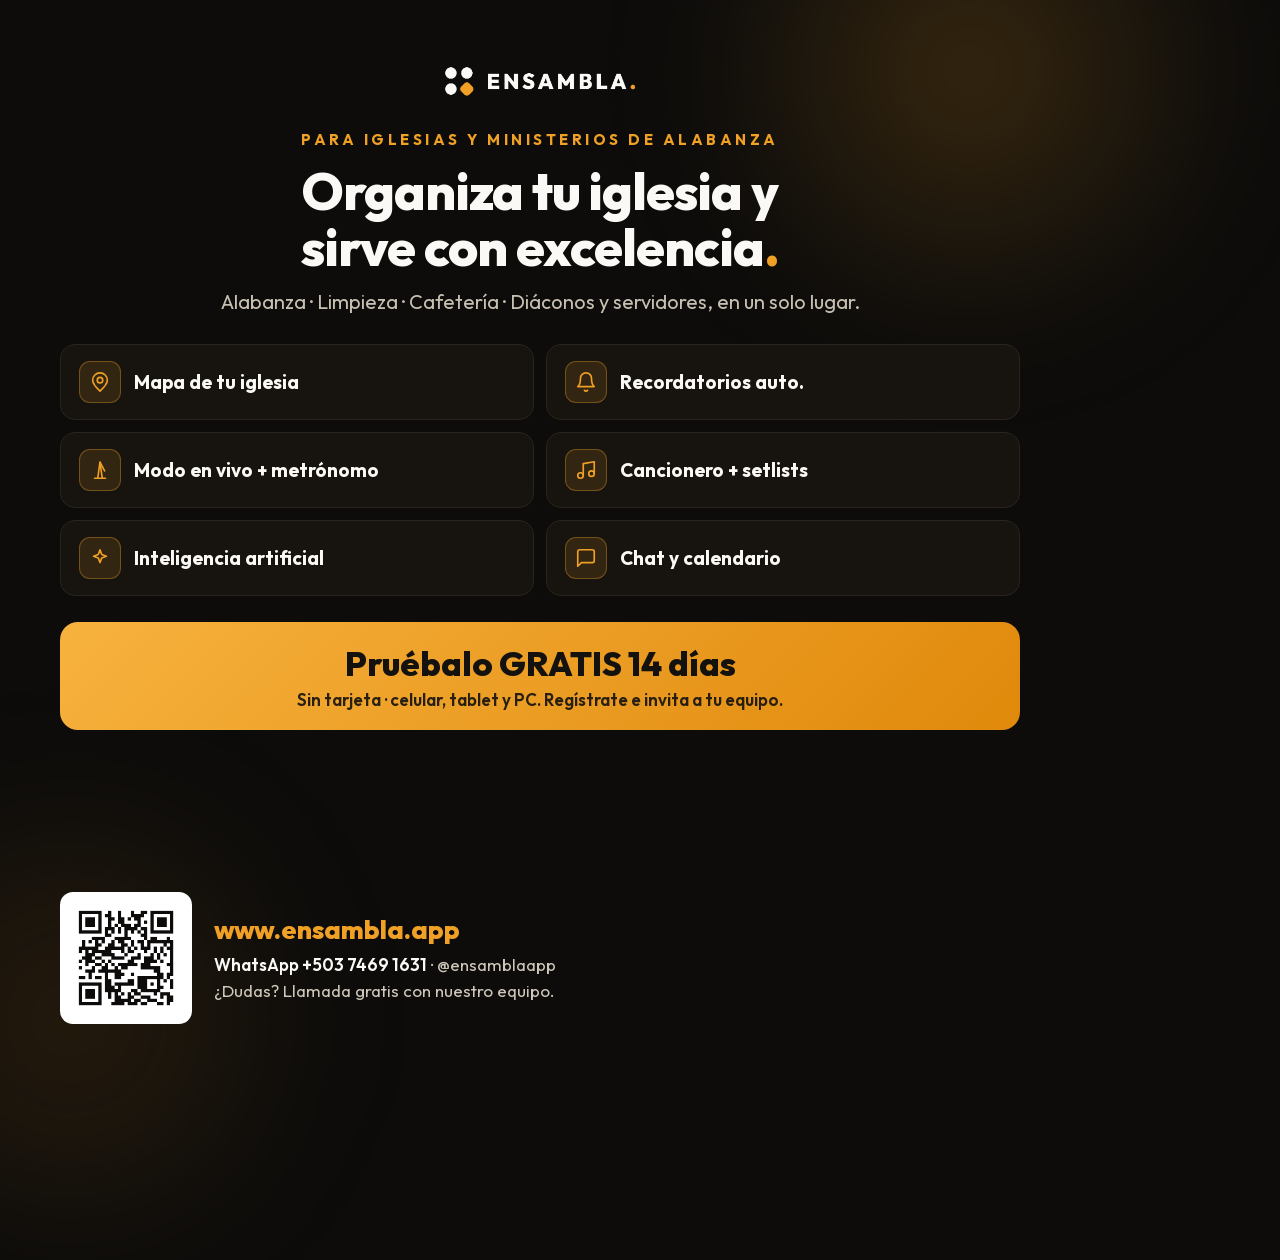
<file: flyer/ensambla-cuadrado.html>
<!doctype html>
<html lang="es"><head><meta charset="utf-8"><style>
  @font-face { font-family:'Outfit'; font-weight:100 900; font-display:block; src:url('../assets/fonts/outfit-latin.woff2') format('woff2'); }
  * { margin:0; padding:0; box-sizing:border-box; }
  body { width:1080px; height:1080px; font-family:'Outfit',sans-serif; color:#FAF9F5; background:#0D0C0B; position:relative; overflow:hidden; -webkit-font-smoothing:antialiased; }
  .orb { position:absolute; border-radius:50%; filter:blur(80px); }
  .orb--a { width:520px; height:520px; top:-190px; right:-150px; background:radial-gradient(circle,rgba(240,161,37,.24),transparent 70%); }
  .orb--b { width:480px; height:480px; bottom:-180px; left:-170px; background:radial-gradient(circle,rgba(201,130,29,.18),transparent 70%); }
  .wrap { position:relative; z-index:1; height:100%; padding:56px 60px; display:flex; flex-direction:column; align-items:center; }
  .logo { height:50px; }
  .eyebrow { margin-top:24px; font-weight:700; font-size:15px; letter-spacing:3.5px; color:#F0A125; text-align:center; }
  h1 { margin-top:14px; font-weight:800; font-size:52px; line-height:1.08; letter-spacing:-.02em; text-align:center; text-wrap:balance; max-width:840px; }
  h1 .d { color:#F0A125; }
  .sub { margin-top:14px; font-size:20px; color:#C7C0B2; text-align:center; }
  .grid { margin-top:30px; width:100%; display:grid; grid-template-columns:1fr 1fr; gap:12px; }
  .it { display:flex; align-items:center; gap:13px; background:#17140F; border:1px solid #2A251C; border-radius:15px; padding:16px 18px; }
  .it__ic { width:42px; height:42px; flex:none; border-radius:11px; background:rgba(240,161,37,.12); border:1px solid rgba(240,161,37,.35); display:flex; align-items:center; justify-content:center; color:#F0A125; }
  .it__t { font-weight:700; font-size:19px; }
  .trial { margin-top:26px; width:100%; text-align:center; background:linear-gradient(135deg,#F7B23E,#E0890B); color:#14120E; border-radius:18px; padding:20px; }
  .trial b { font-weight:800; font-size:34px; }
  .trial .s { font-size:17px; font-weight:600; opacity:.9; margin-top:4px; }
  .foot { margin-top:auto; width:100%; display:flex; align-items:center; gap:22px; }
  .qr { width:132px; height:132px; flex:none; background:#fff; border-radius:13px; padding:9px; }
  .qr img { width:100%; height:100%; display:block; }
  .foot__u { font-weight:800; font-size:26px; color:#F0A125; }
  .foot__c { margin-top:6px; font-size:17px; color:#CFC8BA; line-height:1.5; }
  .foot__c b { color:#FAF9F5; font-weight:600; }
</style></head>
<body>
  <div class="orb orb--a"></div><div class="orb orb--b"></div>
  <div class="wrap">
    <img class="logo" src="../assets/brand/logo-completo-oscuro.png" alt="ENSAMBLA">
    <div class="eyebrow">PARA IGLESIAS Y MINISTERIOS DE ALABANZA</div>
    <h1>Organiza tu iglesia y sirve con excelencia<span class="d">.</span></h1>
    <div class="sub">Alabanza · Limpieza · Cafetería · Diáconos y servidores, en un solo lugar.</div>
    <div class="grid">
      <div class="it"><div class="it__ic"><svg width="22" height="22" viewBox="0 0 24 24" fill="none" stroke="currentColor" stroke-width="1.8" stroke-linecap="round" stroke-linejoin="round"><path d="M20 10c0 4.4-8 12-8 12s-8-7.6-8-12a8 8 0 0 1 16 0Z"/><circle cx="12" cy="10" r="3"/></svg></div><div class="it__t">Mapa de tu iglesia</div></div>
      <div class="it"><div class="it__ic"><svg width="22" height="22" viewBox="0 0 24 24" fill="none" stroke="currentColor" stroke-width="1.8" stroke-linecap="round" stroke-linejoin="round"><path d="M18 8a6 6 0 0 0-12 0c0 7-3 9-3 9h18s-3-2-3-9"/><path d="M13.7 21a2 2 0 0 1-3.4 0"/></svg></div><div class="it__t">Recordatorios auto.</div></div>
      <div class="it"><div class="it__ic"><svg width="22" height="22" viewBox="0 0 24 24" fill="none" stroke="currentColor" stroke-width="1.8" stroke-linecap="round" stroke-linejoin="round"><path d="M6 21h12"/><path d="M9.5 21 12 3.5 14.5 21"/><path d="M12 3.5 17 13"/></svg></div><div class="it__t">Modo en vivo + metrónomo</div></div>
      <div class="it"><div class="it__ic"><svg width="22" height="22" viewBox="0 0 24 24" fill="none" stroke="currentColor" stroke-width="1.8" stroke-linecap="round" stroke-linejoin="round"><path d="M9 18V5l12-2v13"/><circle cx="6" cy="18" r="3"/><circle cx="18" cy="16" r="3"/></svg></div><div class="it__t">Cancionero + setlists</div></div>
      <div class="it"><div class="it__ic"><svg width="22" height="22" viewBox="0 0 24 24" fill="none" stroke="currentColor" stroke-width="1.8" stroke-linecap="round" stroke-linejoin="round"><path d="M12 3l1.9 5.1L19 10l-5.1 1.9L12 17l-1.9-5.1L5 10l5.1-1.9L12 3Z"/></svg></div><div class="it__t">Inteligencia artificial</div></div>
      <div class="it"><div class="it__ic"><svg width="22" height="22" viewBox="0 0 24 24" fill="none" stroke="currentColor" stroke-width="1.8" stroke-linecap="round" stroke-linejoin="round"><path d="M21 15a2 2 0 0 1-2 2H7l-4 4V5a2 2 0 0 1 2-2h14a2 2 0 0 1 2 2Z"/></svg></div><div class="it__t">Chat y calendario</div></div>
    </div>
    <div class="trial"><b>Pruébalo GRATIS 14 días</b><div class="s">Sin tarjeta · celular, tablet y PC. Regístrate e invita a tu equipo.</div></div>
    <div class="foot">
      <div class="qr"><img src="qr-ensambla.png" alt="QR"></div>
      <div>
        <div class="foot__u">www.ensambla.app</div>
        <div class="foot__c"><b>WhatsApp +503 7469 1631</b> · @ensamblaapp<br>¿Dudas? Llamada gratis con nuestro equipo.</div>
      </div>
    </div>
  </div>
</body></html>
</file>
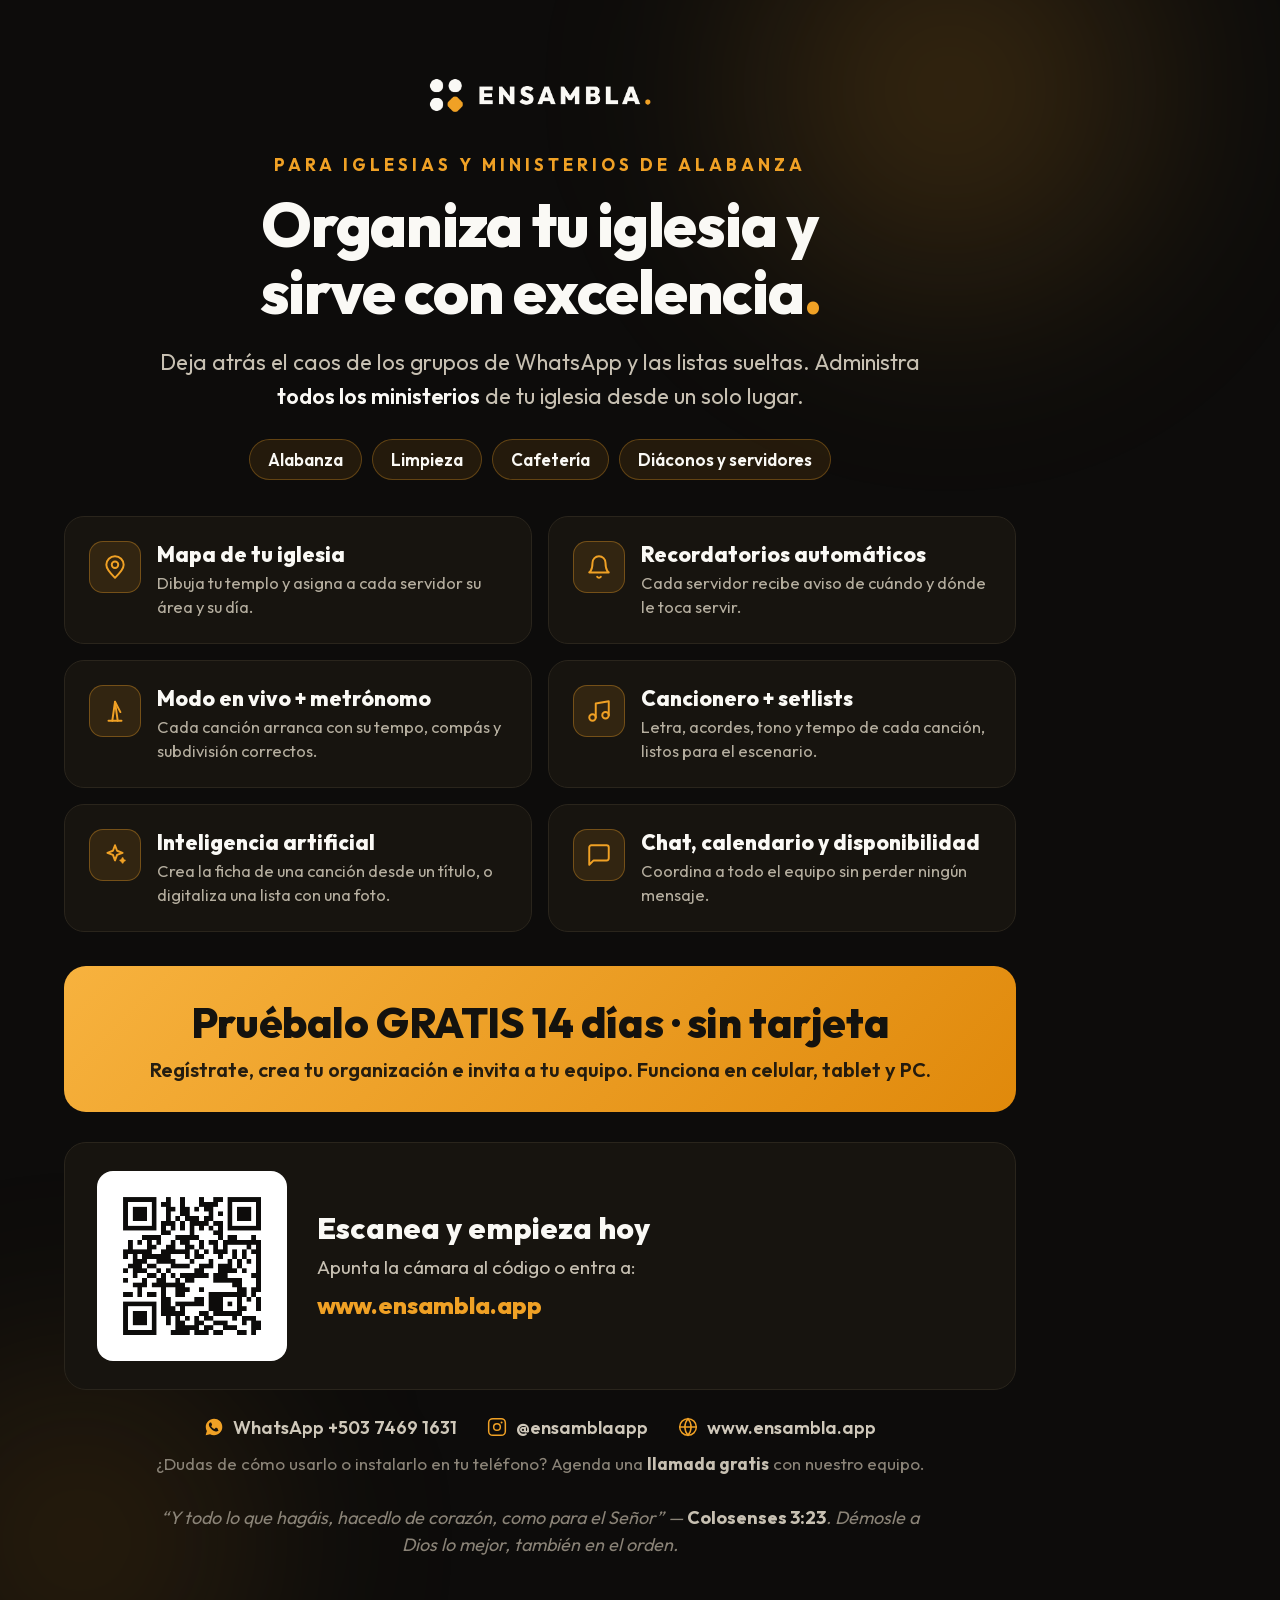
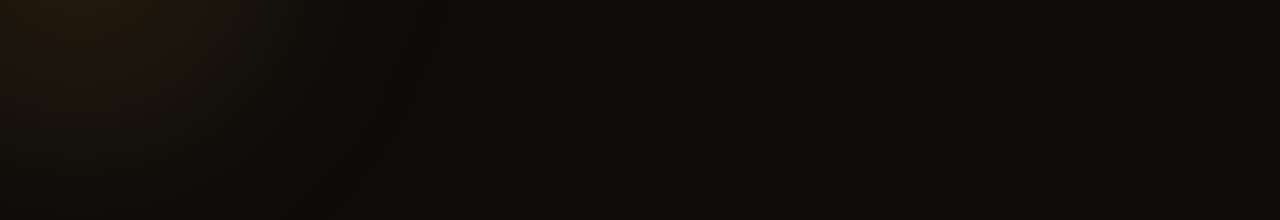
<file: flyer/ensambla-flyer.html>
<!doctype html>
<html lang="es">
<head>
<meta charset="utf-8">
<style>
  @font-face {
    font-family: 'Outfit'; font-style: normal; font-weight: 100 900; font-display: block;
    src: url('../assets/fonts/outfit-latin.woff2') format('woff2');
  }
  * { margin: 0; padding: 0; box-sizing: border-box; }
  body {
    width: 1080px; min-height: 1620px;
    font-family: 'Outfit', sans-serif; color: #FAF9F5;
    background: #0D0C0B; position: relative; overflow: hidden;
    -webkit-font-smoothing: antialiased;
  }
  .orb { position: absolute; border-radius: 50%; filter: blur(80px); pointer-events: none; }
  .orb--a { width: 620px; height: 620px; top: -220px; right: -180px; background: radial-gradient(circle, rgba(240,161,37,.22), transparent 70%); }
  .orb--b { width: 560px; height: 560px; bottom: -200px; left: -200px; background: radial-gradient(circle, rgba(201,130,29,.18), transparent 70%); }
  .wrap { position: relative; z-index: 1; padding: 66px 64px 54px; display: flex; flex-direction: column; align-items: center; }

  .logo { height: 58px; width: auto; display: block; }
  .eyebrow { margin-top: 30px; font-weight: 700; font-size: 17px; letter-spacing: 4px; color: #F0A125; text-align: center; }
  h1 { margin-top: 16px; font-weight: 800; font-size: 62px; line-height: 1.08; letter-spacing: -.02em; text-align: center; text-wrap: balance; max-width: 900px; }
  h1 .dot { color: #F0A125; }
  .intro { margin-top: 20px; font-size: 22px; line-height: 1.55; color: #C7C0B2; text-align: center; max-width: 820px; }

  .chips { margin-top: 26px; display: flex; flex-wrap: wrap; gap: 10px; justify-content: center; }
  .chip { font-size: 17px; font-weight: 600; color: #FAF9F5; background: rgba(240,161,37,.10); border: 1px solid rgba(240,161,37,.30); padding: 9px 18px; border-radius: 999px; }

  .grid { margin-top: 36px; width: 100%; display: grid; grid-template-columns: 1fr 1fr; gap: 16px; }
  .card { background: #17140F; border: 1px solid #2A251C; border-radius: 20px; padding: 24px 24px; display: flex; gap: 16px; align-items: flex-start; }
  .card__ic { width: 52px; height: 52px; flex: none; border-radius: 14px; background: rgba(240,161,37,.12); border: 1px solid rgba(240,161,37,.35); display: flex; align-items: center; justify-content: center; color: #F0A125; }
  .card__t { font-weight: 800; font-size: 21px; color: #FAF9F5; }
  .card__d { margin-top: 4px; font-size: 16.5px; line-height: 1.45; color: #B5AE9F; }

  .trial { margin-top: 34px; width: 100%; text-align: center; background: linear-gradient(135deg, #F7B23E, #E0890B); color: #14120E; border-radius: 22px; padding: 30px 28px; }
  .trial__big { font-weight: 800; font-size: 42px; letter-spacing: -.01em; }
  .trial__sub { margin-top: 8px; font-weight: 600; font-size: 20px; opacity: .92; }

  .cta { margin-top: 30px; width: 100%; display: flex; align-items: center; gap: 30px; background: #17140F; border: 1px solid #2A251C; border-radius: 22px; padding: 28px 32px; }
  .qr { width: 190px; height: 190px; flex: none; border-radius: 16px; background: #FFFFFF; padding: 12px; }
  .qr img { width: 100%; height: 100%; display: block; }
  .cta__t { font-weight: 800; font-size: 30px; line-height: 1.15; }
  .cta__d { margin-top: 8px; font-size: 19px; color: #C7C0B2; line-height: 1.4; }
  .cta__url { margin-top: 10px; font-weight: 800; font-size: 24px; color: #F0A125; }

  .contact { margin-top: 26px; display: flex; flex-wrap: wrap; gap: 12px 30px; justify-content: center; }
  .contact span { font-size: 18px; color: #CFC8BA; font-weight: 600; display: inline-flex; align-items: center; gap: 9px; }
  .contact svg { color: #F0A125; }

  .verse { margin-top: 30px; text-align: center; font-size: 18px; font-style: italic; color: #8A8377; max-width: 760px; line-height: 1.5; }
  .verse b { color: #C7C0B2; font-style: normal; font-weight: 700; }
</style>
</head>
<body>
  <div class="orb orb--a"></div>
  <div class="orb orb--b"></div>
  <div class="wrap">
    <img class="logo" src="../assets/brand/logo-completo-oscuro.png" alt="ENSAMBLA">
    <div class="eyebrow">PARA IGLESIAS Y MINISTERIOS DE ALABANZA</div>
    <h1>Organiza tu iglesia y sirve con excelencia<span class="dot">.</span></h1>
    <p class="intro">Deja atrás el caos de los grupos de WhatsApp y las listas sueltas. Administra <b style="color:#FAF9F5;font-weight:600">todos los ministerios</b> de tu iglesia desde un solo lugar.</p>

    <div class="chips">
      <span class="chip">Alabanza</span>
      <span class="chip">Limpieza</span>
      <span class="chip">Cafetería</span>
      <span class="chip">Diáconos y servidores</span>
    </div>

    <div class="grid">
      <div class="card">
        <div class="card__ic"><svg width="26" height="26" viewBox="0 0 24 24" fill="none" stroke="currentColor" stroke-width="1.8" stroke-linecap="round" stroke-linejoin="round"><path d="M20 10c0 4.4-8 12-8 12s-8-7.6-8-12a8 8 0 0 1 16 0Z"/><circle cx="12" cy="10" r="3"/></svg></div>
        <div><div class="card__t">Mapa de tu iglesia</div><div class="card__d">Dibuja tu templo y asigna a cada servidor su área y su día.</div></div>
      </div>
      <div class="card">
        <div class="card__ic"><svg width="26" height="26" viewBox="0 0 24 24" fill="none" stroke="currentColor" stroke-width="1.8" stroke-linecap="round" stroke-linejoin="round"><path d="M18 8a6 6 0 0 0-12 0c0 7-3 9-3 9h18s-3-2-3-9"/><path d="M13.7 21a2 2 0 0 1-3.4 0"/></svg></div>
        <div><div class="card__t">Recordatorios automáticos</div><div class="card__d">Cada servidor recibe aviso de cuándo y dónde le toca servir.</div></div>
      </div>
      <div class="card">
        <div class="card__ic"><svg width="26" height="26" viewBox="0 0 24 24" fill="none" stroke="currentColor" stroke-width="1.8" stroke-linecap="round" stroke-linejoin="round"><path d="M6 21h12"/><path d="M9.5 21 12 3.5 14.5 21"/><path d="M12 3.5 17 13"/></svg></div>
        <div><div class="card__t">Modo en vivo + metrónomo</div><div class="card__d">Cada canción arranca con su tempo, compás y subdivisión correctos.</div></div>
      </div>
      <div class="card">
        <div class="card__ic"><svg width="26" height="26" viewBox="0 0 24 24" fill="none" stroke="currentColor" stroke-width="1.8" stroke-linecap="round" stroke-linejoin="round"><path d="M9 18V5l12-2v13"/><circle cx="6" cy="18" r="3"/><circle cx="18" cy="16" r="3"/></svg></div>
        <div><div class="card__t">Cancionero + setlists</div><div class="card__d">Letra, acordes, tono y tempo de cada canción, listos para el escenario.</div></div>
      </div>
      <div class="card">
        <div class="card__ic"><svg width="26" height="26" viewBox="0 0 24 24" fill="none" stroke="currentColor" stroke-width="1.8" stroke-linecap="round" stroke-linejoin="round"><path d="M12 3l1.9 5.1L19 10l-5.1 1.9L12 17l-1.9-5.1L5 10l5.1-1.9L12 3Z"/><path d="M19 15l.6 1.7L21 17l-1.4.5L19 19l-.6-1.5L17 17l1.4-.3L19 15Z"/></svg></div>
        <div><div class="card__t">Inteligencia artificial</div><div class="card__d">Crea la ficha de una canción desde un título, o digitaliza una lista con una foto.</div></div>
      </div>
      <div class="card">
        <div class="card__ic"><svg width="26" height="26" viewBox="0 0 24 24" fill="none" stroke="currentColor" stroke-width="1.8" stroke-linecap="round" stroke-linejoin="round"><path d="M21 15a2 2 0 0 1-2 2H7l-4 4V5a2 2 0 0 1 2-2h14a2 2 0 0 1 2 2Z"/></svg></div>
        <div><div class="card__t">Chat, calendario y disponibilidad</div><div class="card__d">Coordina a todo el equipo sin perder ningún mensaje.</div></div>
      </div>
    </div>

    <div class="trial">
      <div class="trial__big">Pruébalo GRATIS 14 días · sin tarjeta</div>
      <div class="trial__sub">Regístrate, crea tu organización e invita a tu equipo. Funciona en celular, tablet y PC.</div>
    </div>

    <div class="cta">
      <div class="qr"><img src="qr-ensambla.png" alt="Código QR ensambla.app"></div>
      <div>
        <div class="cta__t">Escanea y empieza hoy</div>
        <div class="cta__d">Apunta la cámara al código o entra a:</div>
        <div class="cta__url">www.ensambla.app</div>
      </div>
    </div>

    <div class="contact">
      <span><svg width="20" height="20" viewBox="0 0 24 24" fill="currentColor"><path d="M12.04 2C6.58 2 2.13 6.45 2.13 11.91c0 1.75.46 3.45 1.32 4.95L2 22l5.25-1.38a9.9 9.9 0 0 0 4.79 1.22c5.46 0 9.91-4.45 9.91-9.91 0-2.65-1.03-5.14-2.9-7.01A9.82 9.82 0 0 0 12.04 2Zm5.5 13.99c-.25.7-1.46 1.34-2.02 1.4-.54.06-1.05.24-3.5-.73-2.95-1.16-4.83-4.17-4.98-4.37-.14-.19-1.19-1.58-1.19-3.01 0-1.43.75-2.14 1.02-2.43.25-.28.55-.35.73-.35h.53c.17 0 .4-.06.62.48.25.6.85 2.07.92 2.22.07.15.12.33.02.53-.28.6-.58.68-.79 1-.14.19-.29.32-.14.61.14.28.64 1.05 1.37 1.7.94.84 1.73 1.1 2.02 1.24.28.14.45.12.62-.07.17-.19.72-.83.92-1.12.19-.28.38-.23.64-.14.25.1 1.62.76 1.9.9.28.14.46.21.53.33.07.11.07.65-.18 1.35Z"/></svg>WhatsApp +503 7469 1631</span>
      <span><svg width="20" height="20" viewBox="0 0 24 24" fill="none" stroke="currentColor" stroke-width="1.8" stroke-linecap="round" stroke-linejoin="round"><rect x="2" y="2" width="20" height="20" rx="5"/><circle cx="12" cy="12" r="4"/><circle cx="17.5" cy="6.5" r="1.2" fill="currentColor" stroke="none"/></svg>@ensamblaapp</span>
      <span><svg width="20" height="20" viewBox="0 0 24 24" fill="none" stroke="currentColor" stroke-width="1.8" stroke-linecap="round" stroke-linejoin="round"><circle cx="12" cy="12" r="10"/><path d="M2 12h20M12 2a15.3 15.3 0 0 1 0 20M12 2a15.3 15.3 0 0 0 0 20"/></svg>www.ensambla.app</span>
    </div>
    <div style="margin-top:14px;font-size:17px;color:#8A8377;text-align:center;">¿Dudas de cómo usarlo o instalarlo en tu teléfono? Agenda una <b style="color:#C7C0B2;font-weight:700">llamada gratis</b> con nuestro equipo.</div>

    <div class="verse">&ldquo;Y todo lo que hagáis, hacedlo de corazón, como para el Señor&rdquo; — <b>Colosenses 3:23</b>. Démosle a Dios lo mejor, también en el orden.</div>
  </div>
</body>
</html>
</file>
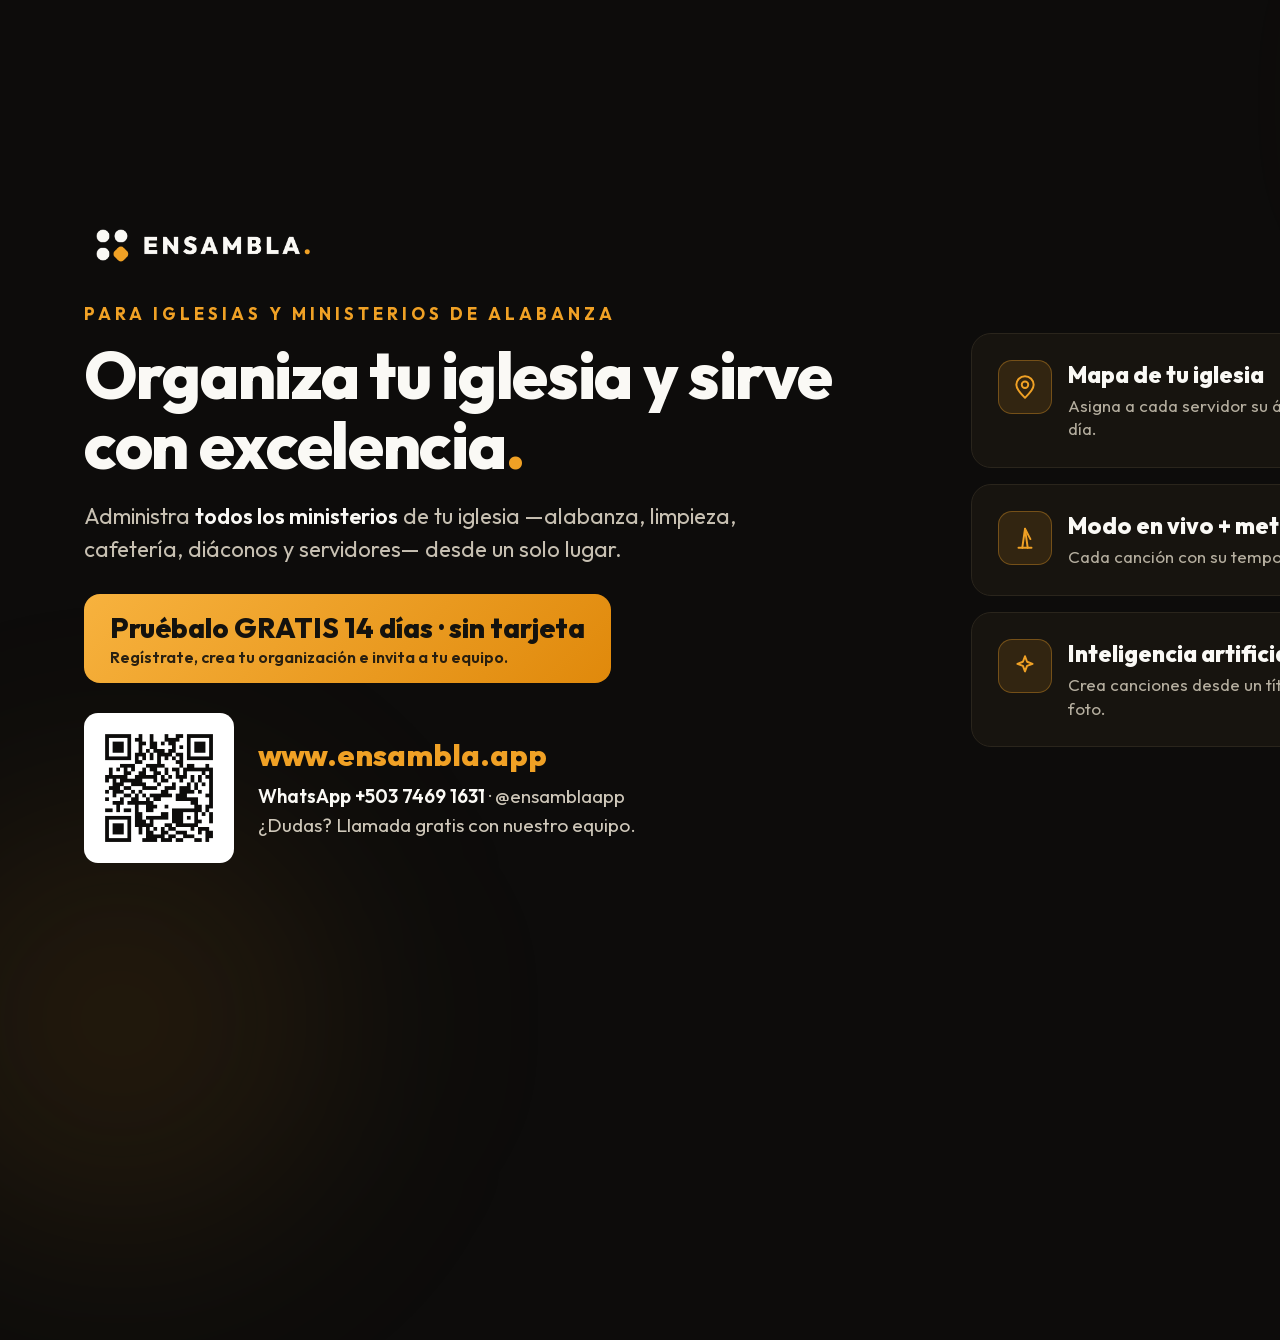
<file: flyer/ensambla-horizontal.html>
<!doctype html>
<html lang="es"><head><meta charset="utf-8"><style>
  @font-face { font-family:'Outfit'; font-weight:100 900; font-display:block; src:url('../assets/fonts/outfit-latin.woff2') format('woff2'); }
  * { margin:0; padding:0; box-sizing:border-box; }
  body { width:1920px; height:1080px; font-family:'Outfit',sans-serif; color:#FAF9F5; background:#0D0C0B; position:relative; overflow:hidden; -webkit-font-smoothing:antialiased; }
  .orb { position:absolute; border-radius:50%; filter:blur(90px); }
  .orb--a { width:720px; height:720px; top:-260px; right:-160px; background:radial-gradient(circle,rgba(240,161,37,.20),transparent 70%); }
  .orb--b { width:640px; height:640px; bottom:-260px; left:-200px; background:radial-gradient(circle,rgba(201,130,29,.16),transparent 70%); }
  .wrap { position:relative; z-index:1; height:100%; padding:74px 84px; display:flex; gap:64px; align-items:center; }
  .col-l { width:47%; }
  .col-r { flex:1; display:grid; grid-template-columns:1fr 1fr; gap:16px; }
  .logo { height:56px; }
  .eyebrow { margin-top:26px; font-weight:700; font-size:17px; letter-spacing:4px; color:#F0A125; }
  h1 { margin-top:16px; font-weight:800; font-size:66px; line-height:1.06; letter-spacing:-.02em; }
  h1 .d { color:#F0A125; }
  .intro { margin-top:20px; font-size:22px; line-height:1.5; color:#C7C0B2; max-width:720px; }
  .intro b { color:#FAF9F5; font-weight:600; }
  .trial { margin-top:28px; display:inline-block; background:linear-gradient(135deg,#F7B23E,#E0890B); color:#14120E; border-radius:16px; padding:16px 26px; font-weight:800; font-size:28px; }
  .trial small { display:block; font-weight:600; font-size:16px; opacity:.9; margin-top:2px; }
  .foot { margin-top:30px; display:flex; align-items:center; gap:24px; }
  .qr { width:150px; height:150px; flex:none; background:#fff; border-radius:14px; padding:10px; }
  .qr img { width:100%; height:100%; display:block; }
  .foot__u { font-weight:800; font-size:30px; color:#F0A125; }
  .foot__c { margin-top:8px; font-size:19px; color:#CFC8BA; line-height:1.5; }
  .foot__c b { color:#FAF9F5; font-weight:600; }
  .card { background:#17140F; border:1px solid #2A251C; border-radius:20px; padding:26px; display:flex; gap:16px; align-items:flex-start; }
  .card__ic { width:54px; height:54px; flex:none; border-radius:14px; background:rgba(240,161,37,.12); border:1px solid rgba(240,161,37,.35); display:flex; align-items:center; justify-content:center; color:#F0A125; }
  .card__t { font-weight:800; font-size:23px; }
  .card__d { margin-top:5px; font-size:17px; line-height:1.4; color:#B5AE9F; }
</style></head>
<body>
  <div class="orb orb--a"></div><div class="orb orb--b"></div>
  <div class="wrap">
    <div class="col-l">
      <img class="logo" src="../assets/brand/logo-completo-oscuro.png" alt="ENSAMBLA">
      <div class="eyebrow">PARA IGLESIAS Y MINISTERIOS DE ALABANZA</div>
      <h1>Organiza tu iglesia y sirve con excelencia<span class="d">.</span></h1>
      <p class="intro">Administra <b>todos los ministerios</b> de tu iglesia —alabanza, limpieza, cafetería, diáconos y servidores— desde un solo lugar.</p>
      <div class="trial">Pruébalo GRATIS 14 días · sin tarjeta<small>Regístrate, crea tu organización e invita a tu equipo.</small></div>
      <div class="foot">
        <div class="qr"><img src="qr-ensambla.png" alt="QR"></div>
        <div>
          <div class="foot__u">www.ensambla.app</div>
          <div class="foot__c"><b>WhatsApp +503 7469 1631</b> · @ensamblaapp<br>¿Dudas? Llamada gratis con nuestro equipo.</div>
        </div>
      </div>
    </div>
    <div class="col-r">
      <div class="card"><div class="card__ic"><svg width="26" height="26" viewBox="0 0 24 24" fill="none" stroke="currentColor" stroke-width="1.8" stroke-linecap="round" stroke-linejoin="round"><path d="M20 10c0 4.4-8 12-8 12s-8-7.6-8-12a8 8 0 0 1 16 0Z"/><circle cx="12" cy="10" r="3"/></svg></div><div><div class="card__t">Mapa de tu iglesia</div><div class="card__d">Asigna a cada servidor su área y su día.</div></div></div>
      <div class="card"><div class="card__ic"><svg width="26" height="26" viewBox="0 0 24 24" fill="none" stroke="currentColor" stroke-width="1.8" stroke-linecap="round" stroke-linejoin="round"><path d="M18 8a6 6 0 0 0-12 0c0 7-3 9-3 9h18s-3-2-3-9"/><path d="M13.7 21a2 2 0 0 1-3.4 0"/></svg></div><div><div class="card__t">Recordatorios</div><div class="card__d">Cada quien sabe cuándo y dónde sirve.</div></div></div>
      <div class="card"><div class="card__ic"><svg width="26" height="26" viewBox="0 0 24 24" fill="none" stroke="currentColor" stroke-width="1.8" stroke-linecap="round" stroke-linejoin="round"><path d="M6 21h12"/><path d="M9.5 21 12 3.5 14.5 21"/><path d="M12 3.5 17 13"/></svg></div><div><div class="card__t">Modo en vivo + metrónomo</div><div class="card__d">Cada canción con su tempo correcto.</div></div></div>
      <div class="card"><div class="card__ic"><svg width="26" height="26" viewBox="0 0 24 24" fill="none" stroke="currentColor" stroke-width="1.8" stroke-linecap="round" stroke-linejoin="round"><path d="M9 18V5l12-2v13"/><circle cx="6" cy="18" r="3"/><circle cx="18" cy="16" r="3"/></svg></div><div><div class="card__t">Cancionero + setlists</div><div class="card__d">Letra, acordes, tono y tempo listos.</div></div></div>
      <div class="card"><div class="card__ic"><svg width="26" height="26" viewBox="0 0 24 24" fill="none" stroke="currentColor" stroke-width="1.8" stroke-linecap="round" stroke-linejoin="round"><path d="M12 3l1.9 5.1L19 10l-5.1 1.9L12 17l-1.9-5.1L5 10l5.1-1.9L12 3Z"/></svg></div><div><div class="card__t">Inteligencia artificial</div><div class="card__d">Crea canciones desde un título o una foto.</div></div></div>
      <div class="card"><div class="card__ic"><svg width="26" height="26" viewBox="0 0 24 24" fill="none" stroke="currentColor" stroke-width="1.8" stroke-linecap="round" stroke-linejoin="round"><path d="M21 15a2 2 0 0 1-2 2H7l-4 4V5a2 2 0 0 1 2-2h14a2 2 0 0 1 2 2Z"/></svg></div><div><div class="card__t">Chat y calendario</div><div class="card__d">Coordina al equipo sin perder mensajes.</div></div></div>
    </div>
  </div>
</body></html>
</file>
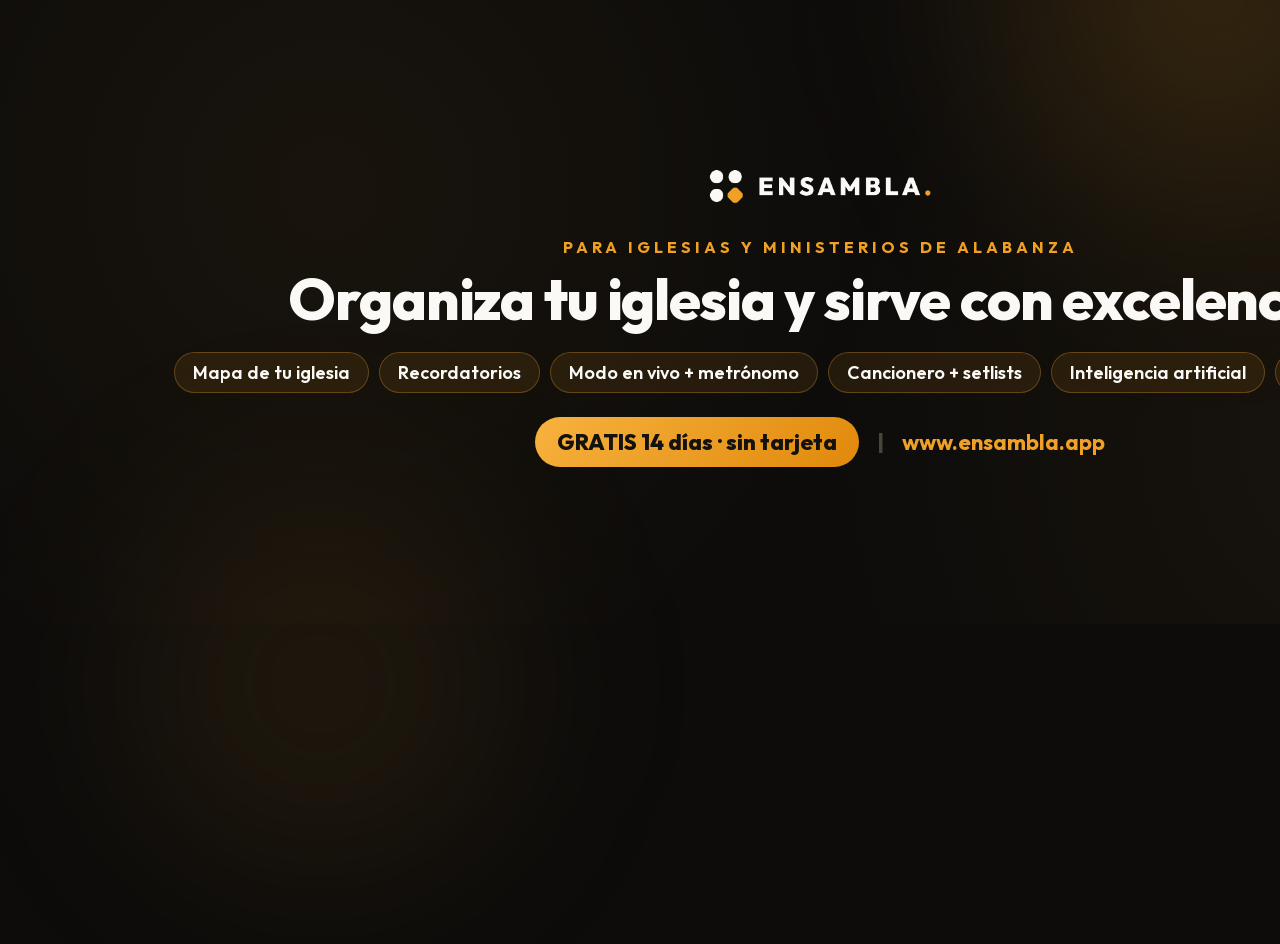
<file: flyer/ensambla-portada-facebook.html>
<!doctype html>
<html lang="es"><head><meta charset="utf-8"><style>
  @font-face { font-family:'Outfit'; font-weight:100 900; font-display:block; src:url('../assets/fonts/outfit-latin.woff2') format('woff2'); }
  * { margin:0; padding:0; box-sizing:border-box; }
  body { width:1640px; height:624px; font-family:'Outfit',sans-serif; color:#FAF9F5; background:#0D0C0B; position:relative; overflow:hidden; -webkit-font-smoothing:antialiased; }
  .orb { position:absolute; border-radius:50%; filter:blur(90px); }
  .orb--a { width:620px; height:620px; top:-320px; right:120px; background:radial-gradient(circle,rgba(240,161,37,.22),transparent 70%); }
  .orb--b { width:520px; height:520px; bottom:-320px; left:60px; background:radial-gradient(circle,rgba(201,130,29,.16),transparent 70%); }
  .grain { position:absolute; inset:0; background:
    radial-gradient(circle at 20% 30%, rgba(240,161,37,.05), transparent 40%),
    radial-gradient(circle at 85% 70%, rgba(240,161,37,.05), transparent 40%); }
  .wrap { position:relative; z-index:1; height:100%; display:flex; flex-direction:column; align-items:center; justify-content:center; text-align:center; padding:0 60px; }
  .logo { height:58px; }
  .eyebrow { margin-top:22px; font-weight:700; font-size:16px; letter-spacing:4px; color:#F0A125; }
  h1 { margin-top:12px; font-weight:800; font-size:58px; line-height:1.05; letter-spacing:-.02em; text-wrap:balance; max-width:1150px; }
  h1 .d { color:#F0A125; }
  .chips { margin-top:22px; display:flex; flex-wrap:wrap; gap:10px; justify-content:center; }
  .chip { font-size:18px; font-weight:600; color:#FAF9F5; background:rgba(240,161,37,.10); border:1px solid rgba(240,161,37,.30); padding:8px 18px; border-radius:999px; }
  .bottom { margin-top:24px; display:flex; align-items:center; gap:18px; font-size:22px; font-weight:700; }
  .pill { background:linear-gradient(135deg,#F7B23E,#E0890B); color:#14120E; padding:11px 22px; border-radius:999px; font-weight:800; }
  .url { color:#F0A125; }
  .sep { color:#4A453B; }
</style></head>
<body>
  <div class="orb orb--a"></div><div class="orb orb--b"></div><div class="grain"></div>
  <div class="wrap">
    <img class="logo" src="../assets/brand/logo-completo-oscuro.png" alt="ENSAMBLA">
    <div class="eyebrow">PARA IGLESIAS Y MINISTERIOS DE ALABANZA</div>
    <h1>Organiza tu iglesia y sirve con excelencia<span class="d">.</span></h1>
    <div class="chips">
      <span class="chip">Mapa de tu iglesia</span>
      <span class="chip">Recordatorios</span>
      <span class="chip">Modo en vivo + metrónomo</span>
      <span class="chip">Cancionero + setlists</span>
      <span class="chip">Inteligencia artificial</span>
      <span class="chip">Chat y calendario</span>
    </div>
    <div class="bottom">
      <span class="pill">GRATIS 14 días · sin tarjeta</span>
      <span class="sep">|</span>
      <span class="url">www.ensambla.app</span>
    </div>
  </div>
</body></html>
</file>
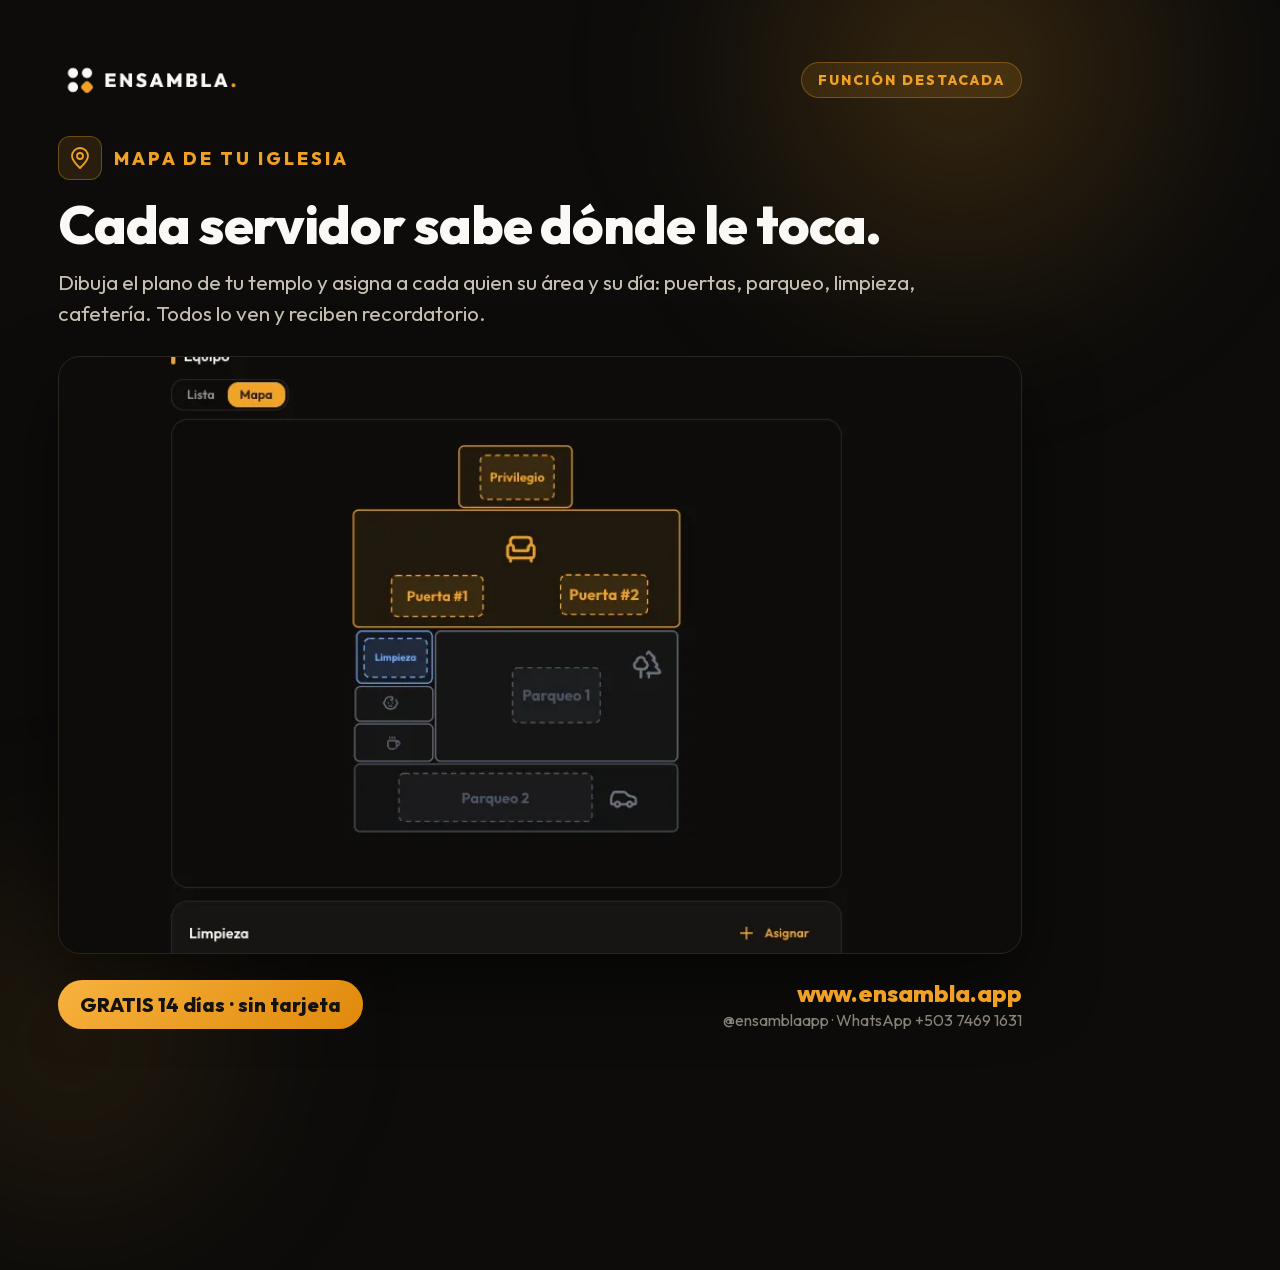
<file: flyer/post.html>
<!doctype html>
<html lang="es"><head><meta charset="utf-8"><style>
  @font-face { font-family:'Outfit'; font-weight:100 900; font-display:block; src:url('../assets/fonts/outfit-latin.woff2') format('woff2'); }
  * { margin:0; padding:0; box-sizing:border-box; }
  body { width:1080px; height:1080px; font-family:'Outfit',sans-serif; color:#FAF9F5; background:#0D0C0B; position:relative; overflow:hidden; -webkit-font-smoothing:antialiased; }
  .orb { position:absolute; border-radius:50%; filter:blur(85px); }
  .orb--a { width:560px; height:560px; top:-210px; right:-160px; background:radial-gradient(circle,rgba(240,161,37,.24),transparent 70%); }
  .orb--b { width:460px; height:460px; bottom:-190px; left:-160px; background:radial-gradient(circle,rgba(201,130,29,.16),transparent 70%); }
  .wrap { position:relative; z-index:1; height:100%; padding:58px 58px 50px; display:flex; flex-direction:column; }
  .top { display:flex; align-items:center; justify-content:space-between; }
  .logo { height:44px; }
  .tag { font-size:14px; font-weight:800; letter-spacing:2px; color:#F0A125; background:rgba(240,161,37,.12); border:1px solid rgba(240,161,37,.32); padding:8px 16px; border-radius:999px; }
  .eyebrow { margin-top:34px; display:flex; align-items:center; gap:12px; font-weight:800; font-size:18px; letter-spacing:3px; color:#F0A125; }
  .eyebrow .ic { width:44px; height:44px; border-radius:12px; background:rgba(240,161,37,.12); border:1px solid rgba(240,161,37,.35); display:flex; align-items:center; justify-content:center; }
  h1 { margin-top:16px; font-weight:800; font-size:54px; line-height:1.05; letter-spacing:-.02em; text-wrap:balance; }
  .desc { margin-top:14px; font-size:21px; line-height:1.5; color:#C7C0B2; max-width:940px; }
  .shot { margin-top:26px; flex:1; border-radius:22px; overflow:hidden; border:1px solid #2A251C; box-shadow:0 30px 70px rgba(0,0,0,.5); background:#0D0C0B center/cover no-repeat; }
  .foot { margin-top:24px; display:flex; align-items:center; justify-content:space-between; gap:16px; }
  .pill { background:linear-gradient(135deg,#F7B23E,#E0890B); color:#14120E; padding:12px 22px; border-radius:999px; font-weight:800; font-size:20px; }
  .who { text-align:right; }
  .who .u { font-weight:800; font-size:24px; color:#F0A125; }
  .who .h { font-size:16px; color:#8A8377; margin-top:2px; }
</style></head>
<body>
  <div class="orb orb--a"></div><div class="orb orb--b"></div>
  <div class="wrap">
    <div class="top"><img class="logo" src="../assets/brand/logo-completo-oscuro.png" alt="ENSAMBLA"><span class="tag">FUNCIÓN DESTACADA</span></div>
    <div class="eyebrow"><span class="ic" id="ic"></span><span id="eyebrow"></span></div>
    <h1 id="title"></h1>
    <div class="desc" id="desc"></div>
    <div class="shot" id="shot"></div>
    <div class="foot">
      <span class="pill">GRATIS 14 días · sin tarjeta</span>
      <div class="who"><div class="u">www.ensambla.app</div><div class="h">@ensamblaapp · WhatsApp +503 7469 1631</div></div>
    </div>
  </div>
<script>
  var IC = {
    map:'<svg width="24" height="24" viewBox="0 0 24 24" fill="none" stroke="#F0A125" stroke-width="1.8" stroke-linecap="round" stroke-linejoin="round"><path d="M20 10c0 4.4-8 12-8 12s-8-7.6-8-12a8 8 0 0 1 16 0Z"/><circle cx="12" cy="10" r="3"/></svg>',
    ai:'<svg width="24" height="24" viewBox="0 0 24 24" fill="none" stroke="#F0A125" stroke-width="1.8" stroke-linecap="round" stroke-linejoin="round"><path d="M12 3l1.9 5.1L19 10l-5.1 1.9L12 17l-1.9-5.1L5 10l5.1-1.9L12 3Z"/></svg>',
    metro:'<svg width="24" height="24" viewBox="0 0 24 24" fill="none" stroke="#F0A125" stroke-width="1.8" stroke-linecap="round" stroke-linejoin="round"><path d="M6 21h12"/><path d="M9.5 21 12 3.5 14.5 21"/><path d="M12 3.5 17 13"/></svg>',
    note:'<svg width="24" height="24" viewBox="0 0 24 24" fill="none" stroke="#F0A125" stroke-width="1.8" stroke-linecap="round" stroke-linejoin="round"><path d="M9 18V5l12-2v13"/><circle cx="6" cy="18" r="3"/><circle cx="18" cy="16" r="3"/></svg>'
  };
  var FEAT = {
    mapa: { ic:'map', eyebrow:'MAPA DE TU IGLESIA', title:'Cada servidor sabe dónde le toca.', desc:'Dibuja el plano de tu templo y asigna a cada quien su área y su día: puertas, parqueo, limpieza, cafetería. Todos lo ven y reciben recordatorio.', img:'../assets/img/mapa-templo.webp', pos:'center' },
    ia: { ic:'ai', eyebrow:'INTELIGENCIA ARTIFICIAL', title:'Crea una canción en segundos.', desc:'Genera la ficha completa —acordes, tono y tempo— desde un título. O digitaliza una lista escrita a mano con solo una foto.', img:'../assets/img/inteligencia-artificial.webp', pos:'center top' },
    vivo: { ic:'metro', eyebrow:'MODO EN VIVO + METRÓNOMO', title:'Nunca más pierdan el tempo.', desc:'Cada canción arranca sola con su tempo, compás y subdivisión correctos — sin salir del escenario.', img:'../assets/img/modo-en-vivo-2.webp', pos:'center' },
    cancionero: { ic:'note', eyebrow:'CANCIONERO + SETLISTS', title:'Todo tu repertorio, siempre listo.', desc:'Letra, acordes y tono ajustable para cada voz. Arma el setlist del domingo en minutos y compártelo con el equipo.', img:'../assets/img/cancionero-acordes.webp', pos:'center top' }
  };
  var key = (location.search.match(/f=(\w+)/) || [])[1] || 'mapa';
  var f = FEAT[key];
  document.getElementById('ic').innerHTML = IC[f.ic];
  document.getElementById('eyebrow').textContent = f.eyebrow;
  document.getElementById('title').textContent = f.title;
  document.getElementById('desc').textContent = f.desc;
  var shot = document.getElementById('shot');
  shot.style.backgroundImage = "url('" + f.img + "')";
  shot.style.backgroundPosition = f.pos;
</script>
</body></html>
</file>
<file: assets/css/styles.css>
/* ===== ENSAMBLA — hoja de estilos compartida ===== */

/* Fuente Outfit self-hosted (variable, cubre pesos 100–900) */
@font-face {
  font-family: 'Outfit';
  font-style: normal;
  font-weight: 100 900;
  font-display: swap;
  src: url('../fonts/outfit-latin.woff2') format('woff2');
  unicode-range: U+0000-00FF, U+0131, U+0152-0153, U+02BB-02BC, U+02C6, U+02DA, U+02DC, U+0304, U+0308, U+0329, U+2000-206F, U+20AC, U+2122, U+2191, U+2193, U+2212, U+2215, U+FEFF, U+FFFD;
}
@font-face {
  font-family: 'Outfit';
  font-style: normal;
  font-weight: 100 900;
  font-display: swap;
  src: url('../fonts/outfit-latin-ext.woff2') format('woff2');
  unicode-range: U+0100-02BA, U+02BD-02C5, U+02C7-02CC, U+02CE-02D7, U+02DD-02FF, U+0304, U+0308, U+0329, U+1D00-1DBF, U+1E00-1E9F, U+1EF2-1EFF, U+2020, U+20A0-20AB, U+20AD-20C0, U+2113, U+2C60-2C7F, U+A720-A7FF;
}

/* Base */
*, *::before, *::after { box-sizing: border-box; }
html { scroll-behavior: smooth; }
body { margin: 0; background: #FAF9F5; font-family: 'Outfit', -apple-system, BlinkMacSystemFont, sans-serif; -webkit-font-smoothing: antialiased; text-rendering: optimizeLegibility; }
a:hover { opacity: 0.82; }
img { max-width: 100%; }

/* ===== Loader (solo mostrativo, se desvanece al cargar) ===== */
#loader {
  position: fixed; inset: 0; z-index: 9999;
  display: flex; align-items: center; justify-content: center;
  background: #0D0C0B;
  transition: opacity .45s ease, visibility .45s ease;
}
#loader.hidden { opacity: 0; visibility: hidden; pointer-events: none; }
.loader-mark { width: 74px; height: 74px; animation: loader-pulse 1.15s ease-in-out infinite; }
.loader-mark rect { transform-origin: 60px 60px; animation: loader-spin 1.6s linear infinite; }
@keyframes loader-pulse { 0%,100% { opacity: .55; transform: scale(.94); } 50% { opacity: 1; transform: scale(1); } }
@keyframes loader-spin { to { transform: rotate(405deg); } }
@media (prefers-reduced-motion: reduce) {
  .loader-mark, .loader-mark rect { animation: none; }
}

/* ===== Navbar (moderno) ===== */
.nav {
  position: sticky; top: 0; z-index: 100;
  display: grid; grid-template-columns: 1fr auto 1fr; align-items: center;
  gap: 20px; padding: 18px clamp(20px, 5vw, 56px);
  background: #0D0C0B; /* mismo tono que el hero → se funde, sin franja gris */
  border-bottom: 1px solid transparent;
  font-family: 'Outfit', sans-serif;
  transition: padding .3s ease, background .3s ease, box-shadow .3s ease, border-color .3s ease, backdrop-filter .3s ease;
}
.nav--scrolled {
  padding-top: 11px; padding-bottom: 11px;
  background: rgba(13, 12, 11, 0.92);
  backdrop-filter: saturate(180%) blur(18px);
  -webkit-backdrop-filter: saturate(180%) blur(18px);
  box-shadow: 0 10px 34px rgba(0, 0, 0, 0.38);
  border-bottom-color: rgba(240, 161, 37, 0.16);
}
.nav__brand { display: flex; align-items: center; text-decoration: none; justify-self: start; }
/* 3 columnas: logo (izq) · opciones (centro) · botones (der) */
.nav__menu { display: contents; }
.nav__actions { justify-self: end; display: flex; align-items: center; gap: 10px; }
.nav__brand:hover { opacity: 1; }
.brand-dot { color: #F0A125; }
.brand-mark { display: block; flex: none; }
.nav__logo-img { height: 40px; width: auto; display: block; transition: height .3s ease; }
.nav--scrolled .nav__logo-img { height: 32px; }
.footer__logo-img { height: 32px; width: auto; display: block; }

.nav__links { display: flex; align-items: center; gap: 4px; justify-self: center; }
.nav__link {
  position: relative; color: #CFC8BA; text-decoration: none; font-weight: 600; font-size: 15.5px;
  padding: 10px 17px; border-radius: 999px;
  transition: color .2s ease, background .25s ease;
}
.nav__link:hover { color: #FAF9F5; background: rgba(255, 255, 255, .07); opacity: 1; }
.nav__link[aria-current="page"] { color: #F0A125; background: rgba(240, 161, 37, .12); }
.nav__cta {
  background: linear-gradient(135deg, #F7B23E, #E0890B);
  color: #14120E; font-weight: 700; font-size: 15px;
  padding: 12px 22px; border-radius: 999px; text-decoration: none; white-space: nowrap;
  box-shadow: 0 6px 18px rgba(240, 161, 37, .30);
  transition: transform .2s ease, box-shadow .25s ease;
}
.nav__cta:hover { transform: translateY(-1px); box-shadow: 0 12px 30px rgba(240, 161, 37, .48); opacity: 1; }
.nav__login {
  color: #FAF9F5; text-decoration: none; font-weight: 700; font-size: 15px;
  padding: 10px 18px; border-radius: 999px; border: 1.5px solid rgba(240, 161, 37, .45);
  white-space: nowrap; transition: background .2s ease, border-color .2s ease;
}
.nav__login:hover { background: rgba(240, 161, 37, .12); border-color: #F0A125; opacity: 1; }

/* Botón hamburguesa (oculto en desktop) */
.nav__toggle { display: none; }

@media (max-width: 768px) {
  .nav { display: flex; justify-content: space-between; padding: 14px 20px; }
  .nav--scrolled { padding-top: 11px; padding-bottom: 11px; }
  .nav__toggle {
    display: flex; flex-direction: column; justify-content: center; gap: 5px;
    width: 46px; height: 46px; padding: 12px; border: none; cursor: pointer;
    background: rgba(255, 255, 255, .05); border-radius: 13px;
  }
  .nav__toggle span { display: block; height: 2px; width: 22px; background: #FAF9F5; border-radius: 2px;
    transition: transform .3s ease, opacity .2s ease; }
  .nav.open .nav__toggle span:nth-child(1) { transform: translateY(7px) rotate(45deg); }
  .nav.open .nav__toggle span:nth-child(2) { opacity: 0; }
  .nav.open .nav__toggle span:nth-child(3) { transform: translateY(-7px) rotate(-45deg); }

  .nav__menu {
    position: absolute; top: 100%; left: 12px; right: 12px;
    display: flex; flex-direction: column; align-items: stretch; gap: 6px;
    padding: 14px; margin-top: 8px; border-radius: 20px;
    background: rgba(20, 18, 14, .97);
    backdrop-filter: blur(18px); -webkit-backdrop-filter: blur(18px);
    border: 1px solid rgba(240, 161, 37, .16);
    box-shadow: 0 24px 56px rgba(0, 0, 0, .55);
    transform: translateY(-10px) scale(.98); transform-origin: top right;
    opacity: 0; visibility: hidden; pointer-events: none;
    transition: opacity .25s ease, transform .25s ease, visibility .25s;
  }
  .nav.open .nav__menu { opacity: 1; visibility: visible; pointer-events: auto; transform: translateY(0) scale(1); }
  .nav__links { flex-direction: column; align-items: stretch; gap: 6px; }
  .nav__actions {
    display: flex; flex-direction: column; align-items: stretch; gap: 8px;
    margin-top: 6px; padding-top: 12px; border-top: 1px solid rgba(240, 161, 37, .14);
  }
  .nav__link { padding: 14px 16px; font-size: 16px; }
  .nav__link[aria-current="page"] { background: rgba(240, 161, 37, .14); }
  .nav__login { text-align: center; padding: 14px; }
  .nav__cta { text-align: center; padding: 15px; }
}

/* ===== Footer ===== */
.footer {
  background: #0D0C0B; color: #B5AE9F; font-family: 'Outfit', sans-serif;
  padding: clamp(44px, 6vw, 64px) clamp(20px, 5vw, 48px) 34px;
}
.footer__grid {
  max-width: 1160px; margin: 0 auto;
  display: flex; flex-wrap: wrap; gap: 40px; justify-content: space-between;
}
.footer__brand { max-width: 320px; display: flex; flex-direction: column; gap: 12px; }
.footer__brandrow { display: flex; align-items: center; gap: 10px; }
.footer__name { font-weight: 800; font-size: 20px; color: #FAF9F5; }
.footer__tagline { font-size: 14px; line-height: 1.6; color: #8A8377; margin: 0; }
.footer__col { display: flex; flex-direction: column; gap: 10px; }
.footer__title { font-weight: 700; font-size: 13px; letter-spacing: 1.5px; color: #6B6459; text-transform: uppercase; }
.footer__link { color: #B5AE9F; text-decoration: none; font-size: 14.5px; }
.footer__link:hover { color: #F0A125; opacity: 1; }
.footer__bottom {
  max-width: 1160px; margin: 34px auto 0; padding-top: 22px;
  border-top: 1px solid #221E17;
  display: flex; flex-wrap: wrap; gap: 10px; justify-content: space-between;
  font-size: 13px; color: #6B6459;
}

/* ===== FAQ (details/summary nativo) ===== */
details > summary { position: relative; padding-right: 46px !important; }
details > summary::-webkit-details-marker { display: none; }
details > summary::after {
  content: ""; position: absolute; right: 22px; top: 50%;
  width: 9px; height: 9px; margin-top: -6px;
  border-right: 2px solid #C9821D; border-bottom: 2px solid #C9821D;
  transform: rotate(45deg); transition: transform .2s ease;
}
details[open] > summary::after { transform: rotate(-135deg); margin-top: -2px; }
details > summary:focus-visible { outline: 2px solid #F0A125; outline-offset: 2px; border-radius: 12px; }

/* ===== Hero 3D en scroll ===== */
.hero-mockup { will-change: transform; transform-origin: 50% 25%; }

/* ===== Reveal-on-scroll ===== */
[data-reveal] { opacity: 0; transform: translateY(26px); }
[data-reveal].is-visible { opacity: 1; transform: none; }
/* Secciones completas */
.site-main > div[data-reveal] {
  transition: opacity .7s cubic-bezier(.22,.61,.36,1), transform .7s cubic-bezier(.22,.61,.36,1);
}
/* Tarjetas dentro de grids: reveal + hover (duraciones por propiedad, sin conflicto) */
.reveal-grid > * {
  transition: opacity .6s cubic-bezier(.22,.61,.36,1),
              transform .6s cubic-bezier(.22,.61,.36,1),
              box-shadow .25s ease, border-color .25s ease;
}
.reveal-grid > *:hover {
  box-shadow: 0 18px 42px rgba(20,18,14,.14);
  border-color: #F0A125;
}

@media (prefers-reduced-motion: reduce) {
  .hero-mockup { transform: none !important; }
  [data-reveal] { opacity: 1 !important; transform: none !important; transition: none !important; }
}

/* ===== Barra de progreso de scroll ===== */
#progress {
  position: fixed; top: 0; left: 0; height: 3px; width: 100%;
  transform: scaleX(0); transform-origin: 0 50%;
  background: linear-gradient(90deg, #F0A125, #C9821D);
  z-index: 200; will-change: transform;
}

/* ===== Glows ambientales + parallax ===== */
.glow-section { position: relative; overflow: hidden; isolation: isolate; }
.glow-section > *:not(.orb) { position: relative; z-index: 1; }
.orb {
  position: absolute; z-index: 0; pointer-events: none; border-radius: 50%;
  filter: blur(70px); will-change: transform;
}
.orb--a { width: 540px; height: 540px; left: -140px; top: -160px;
  background: radial-gradient(circle, rgba(240,161,37,.30), transparent 70%); }
.orb--b { width: 440px; height: 440px; right: -120px; bottom: -180px;
  background: radial-gradient(circle, rgba(240,161,37,.16), transparent 70%); }
.glow-section--light .orb--a { background: radial-gradient(circle, rgba(240,161,37,.14), transparent 70%); }
.glow-section--light .orb--b { background: radial-gradient(circle, rgba(201,130,29,.10), transparent 70%); }
@media (prefers-reduced-motion: reduce) { .orb { display: none; } }

/* ===== Tilt 3D (tarjetas) ===== */
.reveal-grid > *, .tcard { transform-style: preserve-3d; }

/* ===== Selector interactivo (modo en vivo) ===== */
.iselect {
  display: flex; gap: 10px; width: 100%; max-width: 960px; height: clamp(360px, 52vw, 460px);
}
.iselect__panel {
  position: relative; flex: 1 1 0%; min-width: 56px;
  border-radius: 18px; overflow: hidden; cursor: pointer;
  background-size: cover; background-position: center;
  border: 2px solid #292929; background-color: #18181b;
  box-shadow: 0 10px 30px rgba(0,0,0,.35);
  transition: flex .65s cubic-bezier(.22,.61,.36,1), border-color .4s ease, box-shadow .4s ease;
}
.iselect__panel.is-active {
  flex: 3.4 1 0%;
  border-color: rgba(240,161,37,.6);
  box-shadow: 0 24px 60px rgba(0,0,0,.5);
}
.iselect__panel::after {
  content: ""; position: absolute; inset: 0; pointer-events: none;
  background: linear-gradient(to top, rgba(0,0,0,.75) 0%, rgba(0,0,0,.25) 42%, transparent 72%);
}
.iselect__panel:focus-visible { outline: 3px solid #F0A125; outline-offset: 2px; }
.iselect__label {
  position: absolute; left: 0; right: 0; bottom: 18px; z-index: 2;
  display: flex; align-items: center; gap: 12px; padding: 0 16px; pointer-events: none;
}
.iselect__icon {
  width: 44px; height: 44px; flex: none; border-radius: 50%;
  display: flex; align-items: center; justify-content: center; color: #F0A125;
  background: rgba(20,18,14,.7); border: 2px solid rgba(240,161,37,.5);
  backdrop-filter: blur(8px); -webkit-backdrop-filter: blur(8px);
}
.iselect__text { min-width: 0; overflow: hidden; }
.iselect__title {
  display: block; font-weight: 800; font-size: 18px; color: #FAF9F5; white-space: nowrap;
  opacity: 0; transform: translateX(16px); transition: opacity .5s ease, transform .5s ease;
}
.iselect__sub {
  display: block; font-size: 14px; color: #CFC8BA; white-space: nowrap;
  opacity: 0; transform: translateX(16px); transition: opacity .5s ease .05s, transform .5s ease .05s;
}
.iselect__panel.is-active .iselect__title,
.iselect__panel.is-active .iselect__sub { opacity: 1; transform: none; }
@media (max-width: 640px) {
  .iselect { flex-direction: column; height: auto; }
  .iselect__panel { flex: none; height: 82px; }
  .iselect__panel.is-active { height: clamp(280px, 62vw, 340px); flex: none; }
}
@media (prefers-reduced-motion: reduce) {
  .iselect__panel, .iselect__title, .iselect__sub { transition-duration: .001ms; }
}

/* ===== Precios (tarjetas de planes) ===== */
.pricing { max-width: 1120px; margin: 0 auto; width: 100%; }
.pricing__toggle {
  display: inline-flex; align-items: center; gap: 2px;
  background: #17140F; border: 1px solid #2A251C; border-radius: 999px; padding: 4px;
}
.pricing__toggle button {
  font-family: inherit; font-weight: 700; font-size: 14px; color: #B5AE9F;
  background: none; border: 0; padding: 9px 18px; border-radius: 999px; cursor: pointer;
  display: inline-flex; align-items: center; gap: 8px;
  transition: background .2s ease, color .2s ease;
}
.pricing__toggle button.is-active { background: #F0A125; color: #14120E; }
.pricing__save {
  font-size: 11px; font-weight: 800; letter-spacing: .3px;
  background: rgba(240,161,37,.16); color: #F0A125; padding: 2px 8px; border-radius: 999px;
}
.pricing__toggle button.is-active .pricing__save { background: rgba(20,18,14,.18); color: #14120E; }

.pgrid { display: grid; gap: 18px; grid-template-columns: repeat(auto-fit, minmax(270px, 1fr)); }
@media (min-width: 1000px) { .pgrid { grid-template-columns: repeat(3, 1fr); } }

.pcard {
  position: relative; display: flex; flex-direction: column; gap: 15px;
  background: #17140F; border: 1px solid #2A251C; border-radius: 20px; padding: 26px 24px;
  transition: transform .3s cubic-bezier(.22,.61,.36,1), border-color .3s ease, box-shadow .3s ease;
}
.pcard:hover { transform: translateY(-4px); border-color: #3A3227; }
.pcard--featured {
  border-color: rgba(240,161,37,.55);
  background: linear-gradient(#1c1710, #17140F);
  box-shadow: 0 0 0 1px rgba(240,161,37,.22), 0 28px 60px rgba(240,161,37,.13);
}
.pcard__badge {
  position: absolute; top: -11px; left: 24px;
  background: #F0A125; color: #14120E; font-size: 11px; font-weight: 800; letter-spacing: .5px;
  padding: 4px 12px; border-radius: 999px; white-space: nowrap;
}
.pcard__name { font-weight: 800; font-size: 19px; color: #FAF9F5; }
.pcard__price { line-height: 1; margin-top: 2px; }
.pcard__amount { font-weight: 800; font-size: 34px; color: #FAF9F5; letter-spacing: -.02em; }
.pcard__per { font-size: 14px; color: #8A8377; font-weight: 500; margin-left: 3px; }
.pcard__note { font-size: 12.5px; color: #6B6459; min-height: 1.1em; }
.pcard__fine { font-size: 11.5px; line-height: 1.45; color: #6B6459; margin-top: -4px; }
.feat-new {
  display: inline-block; font-size: 10px; font-weight: 800; letter-spacing: .5px;
  color: #14120E; background: #F0A125; padding: 1px 7px; border-radius: 999px;
  margin-left: 5px; vertical-align: middle;
}
.pcard__feats { list-style: none; margin: 6px 0 4px; padding: 0; display: flex; flex-direction: column; gap: 10px; }
.pcard__feats li { position: relative; padding-left: 24px; font-size: 13.5px; line-height: 1.5; color: #C7C0B2; }
.pcard__feats li::before {
  content: "✓"; position: absolute; left: 0; top: 0; color: #F0A125; font-weight: 800;
}
.pcard__cta {
  margin-top: auto; text-align: center; font-weight: 700; font-size: 14.5px;
  padding: 12px 18px; border-radius: 12px; text-decoration: none;
  transition: transform .2s ease, opacity .2s ease;
}
.pcard__cta--primary { background: #F0A125; color: #14120E; }
.pcard__cta--ghost { background: transparent; color: #FAF9F5; border: 1.5px solid #3A3227; }
.pcard__cta:hover { transform: translateY(-1px); }

/* Toggle mensual / anual (CSS-only, JS solo cambia la clase) */
.pricing .py { display: none; }
.pricing.is-annual .pm { display: none; }
.pricing.is-annual .py { display: inline; }

/* ===== Typewriter del hero ===== */
/* ponytail: palabra en su propia línea y alto fijo → el cambio de palabra no altera el alto del hero ni mueve el scroll */
.tw { color: #F0A125; display: block; min-height: 1.15em; }
.tw__word { white-space: nowrap; }
.tw__caret {
  display: inline-block; width: 3px; height: 0.92em; margin-left: 5px;
  background: #F0A125; border-radius: 2px; vertical-align: -0.08em;
  animation: tw-blink 1s steps(1, end) infinite;
}
@keyframes tw-blink { 0%, 50% { opacity: 1; } 50.01%, 100% { opacity: 0; } }
@media (prefers-reduced-motion: reduce) { .tw__caret { animation: none; opacity: 1; } }

/* ===== Testimonios (rediseño 3D) ===== */
.tsection { background: #FAF9F5; padding: clamp(56px,8vw,96px) clamp(20px,5vw,48px); overflow: hidden; }
.tsection__head { text-align: center; max-width: 620px; margin: 0 auto clamp(34px,5vw,48px); }
.tsection__badge {
  display: inline-block; font-weight: 700; font-size: 12.5px; letter-spacing: 2px;
  color: #C9821D; background: rgba(240,161,37,.12);
  border: 1px solid rgba(240,161,37,.28); border-radius: 999px; padding: 6px 16px;
}
.tsection__title { font-weight: 800; font-size: clamp(28px,4vw,42px); color: #1F1B14; margin: 18px 0 0; letter-spacing: -.02em; }
.tsection__sub { font-size: 16.5px; line-height: 1.6; color: #6B6459; margin: 12px 0 0; }

/* Marquee de columnas (nuevo diseño animado) */
.tmarquee {
  max-width: 1160px; margin: 0 auto; display: flex; gap: 22px; justify-content: center;
  max-height: 640px; overflow: hidden;
  -webkit-mask-image: linear-gradient(to bottom, transparent, #000 14%, #000 86%, transparent);
          mask-image: linear-gradient(to bottom, transparent, #000 14%, #000 86%, transparent);
}
.tcol { flex: 1 1 0; min-width: 0; max-width: 360px; }
.tcol__track {
  display: flex; flex-direction: column; gap: 22px;
  will-change: transform;
  animation: tscroll var(--dur, 30s) linear infinite;
}
@keyframes tscroll { to { transform: translateY(-50%); } }

.tq {
  position: relative; border-radius: 20px; padding: 26px 26px 24px;
  background: linear-gradient(#FFFFFF, #FFFFFF) padding-box,
              linear-gradient(140deg, rgba(240,161,37,.50), rgba(229,224,214,.55)) border-box;
  border: 1.5px solid transparent;
  box-shadow: 0 12px 30px rgba(20,18,14,.07);
  display: flex; flex-direction: column; gap: 14px;
}
.tq__stars { color: #F0A125; font-size: 15px; letter-spacing: 2px; }
.tq__text { font-size: 15.5px; line-height: 1.62; color: #3A362C; margin: 0; }
.tq__author { display: flex; align-items: center; gap: 12px; margin-top: 2px; }
.tq__avatar {
  width: 42px; height: 42px; flex: none; border-radius: 50%;
  display: flex; align-items: center; justify-content: center;
  font-weight: 800; font-size: 14px; color: #14120E;
  background: linear-gradient(135deg, #F0A125, #E08A0C);
  box-shadow: 0 6px 16px rgba(240,161,37,.35);
}
.tq__who { display: flex; flex-direction: column; line-height: 1.35; }
.tq__name { font-weight: 700; font-size: 14.5px; color: #1F1B14; }
.tq__role { font-size: 12.5px; color: #8A8377; }

/* Tablet: 2 columnas animadas */
@media (max-width: 1023px) { .tcol--lg { display: none; } }

/* Móvil: caja con scroll interno — ~3 tarjetas a la vista, el resto se desliza en el mismo lugar */
@media (max-width: 719px) {
  .tmarquee {
    display: block; margin: 0 auto; max-width: 460px;
    height: 74vh; max-height: 640px; min-height: 420px;
    overflow-y: auto; overflow-x: hidden; overscroll-behavior: contain;
    -webkit-overflow-scrolling: touch; padding: 6px 4px;
    /* degradado sutil arriba/abajo que insinúa que hay más para deslizar */
    -webkit-mask-image: linear-gradient(to bottom, transparent, #000 6%, #000 94%, transparent);
            mask-image: linear-gradient(to bottom, transparent, #000 6%, #000 94%, transparent);
  }
  .tcol { display: block; width: auto; max-width: none; margin: 0; }
  .tcol__track { display: block; animation: none; }
  .tq {
    display: flex; width: auto; margin: 0 0 14px; padding: 22px 20px 20px;
    background: #FFFFFF; border: 1px solid #EBE3D4;
  }
  .tq--dup { display: none; } /* oculta las copias del loop de desktop; se ven los 12 reales */
}

@media (prefers-reduced-motion: reduce) {
  .tcol__track { animation: none; }
  .tq--dup { display: none; }
}
/* solo en desktop se expande a lo alto; en móvil se conserva la caja con scroll */
@media (prefers-reduced-motion: reduce) and (min-width: 720px) {
  .tmarquee { max-height: none; overflow: visible;
    -webkit-mask-image: none; mask-image: none; }
}

/* ===== Bento grid (Funcionalidades) ===== */
.bento {
  max-width: 1200px; margin: 0 auto; width: 100%;
  display: grid; grid-template-columns: repeat(6, 1fr);
  grid-auto-rows: 208px; gap: 16px;
}
.bento__item {
  position: relative; overflow: hidden; border-radius: 18px;
  background: #17140F; border: 1px solid #E5E0D6;
  transform-style: preserve-3d;
  box-shadow: 0 10px 30px rgba(20,18,14,.06);
  transition: transform .45s cubic-bezier(.22,.61,.36,1), box-shadow .3s ease,
              border-color .3s ease, opacity .6s cubic-bezier(.22,.61,.36,1);
}
.bento__item:hover { box-shadow: 0 26px 60px rgba(20,18,14,.22); border-color: #F0A125; }
.b-wide { grid-column: span 3; }
.b-md   { grid-column: span 2; }
.b-tall { grid-row: span 2; }
.bento__item img {
  position: absolute; inset: 0; width: 100%; height: 100%;
  object-fit: cover; object-position: top center;
  transition: transform .6s cubic-bezier(.22,.61,.36,1);
}
.bento__item:hover img { transform: scale(1.06); }
.bento__cap {
  position: absolute; inset: auto 0 0 0; z-index: 2; padding: 18px 20px;
  background: linear-gradient(transparent, rgba(13,12,11,.55) 35%, rgba(13,12,11,.95));
  color: #FAF9F5;
}
.bento__cap h3 { margin: 0; font-size: 17px; font-weight: 700; }
.bento__cap p { margin: 6px 0 0; font-size: 13.5px; line-height: 1.5; color: #CFC8BA; }
.b-tall .bento__cap { padding: 24px; }
.b-tall .bento__cap h3 { font-size: 21px; }
.b-tall .bento__cap p { font-size: 14.5px; max-width: 40ch; }
@media (max-width: 860px) {
  .bento { grid-template-columns: repeat(2, 1fr); grid-auto-rows: 190px; }
  .b-wide, .b-md { grid-column: span 1; }
  .b-tall { grid-row: span 1; }
}
@media (max-width: 520px) {
  .bento { grid-template-columns: 1fr; }
}

/* ===== Glow en botones de acción (WhatsApp / naranja) ===== */
a[href^="https://wa.me"] { transition: box-shadow .25s ease, transform .25s ease; }
a[href^="https://wa.me"]:hover { box-shadow: 0 10px 34px rgba(240,161,37,.42); }
</file>
